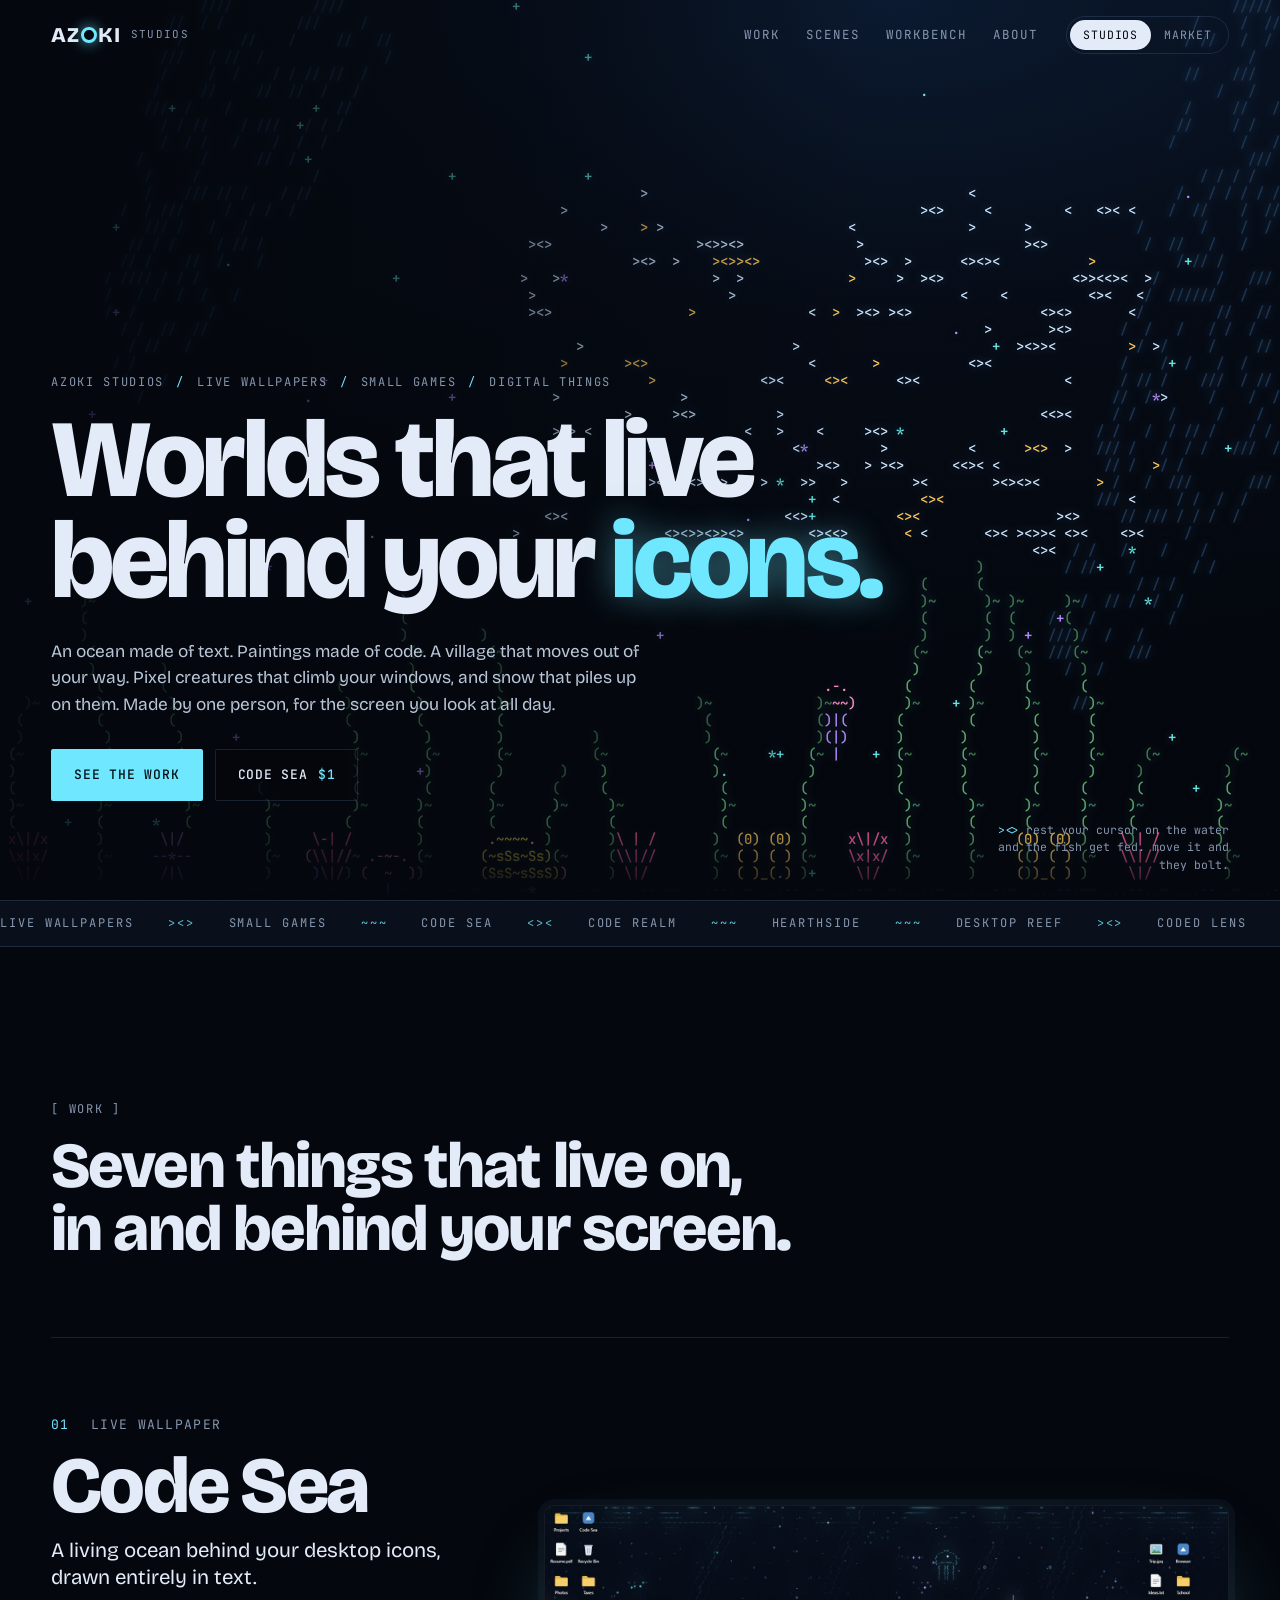
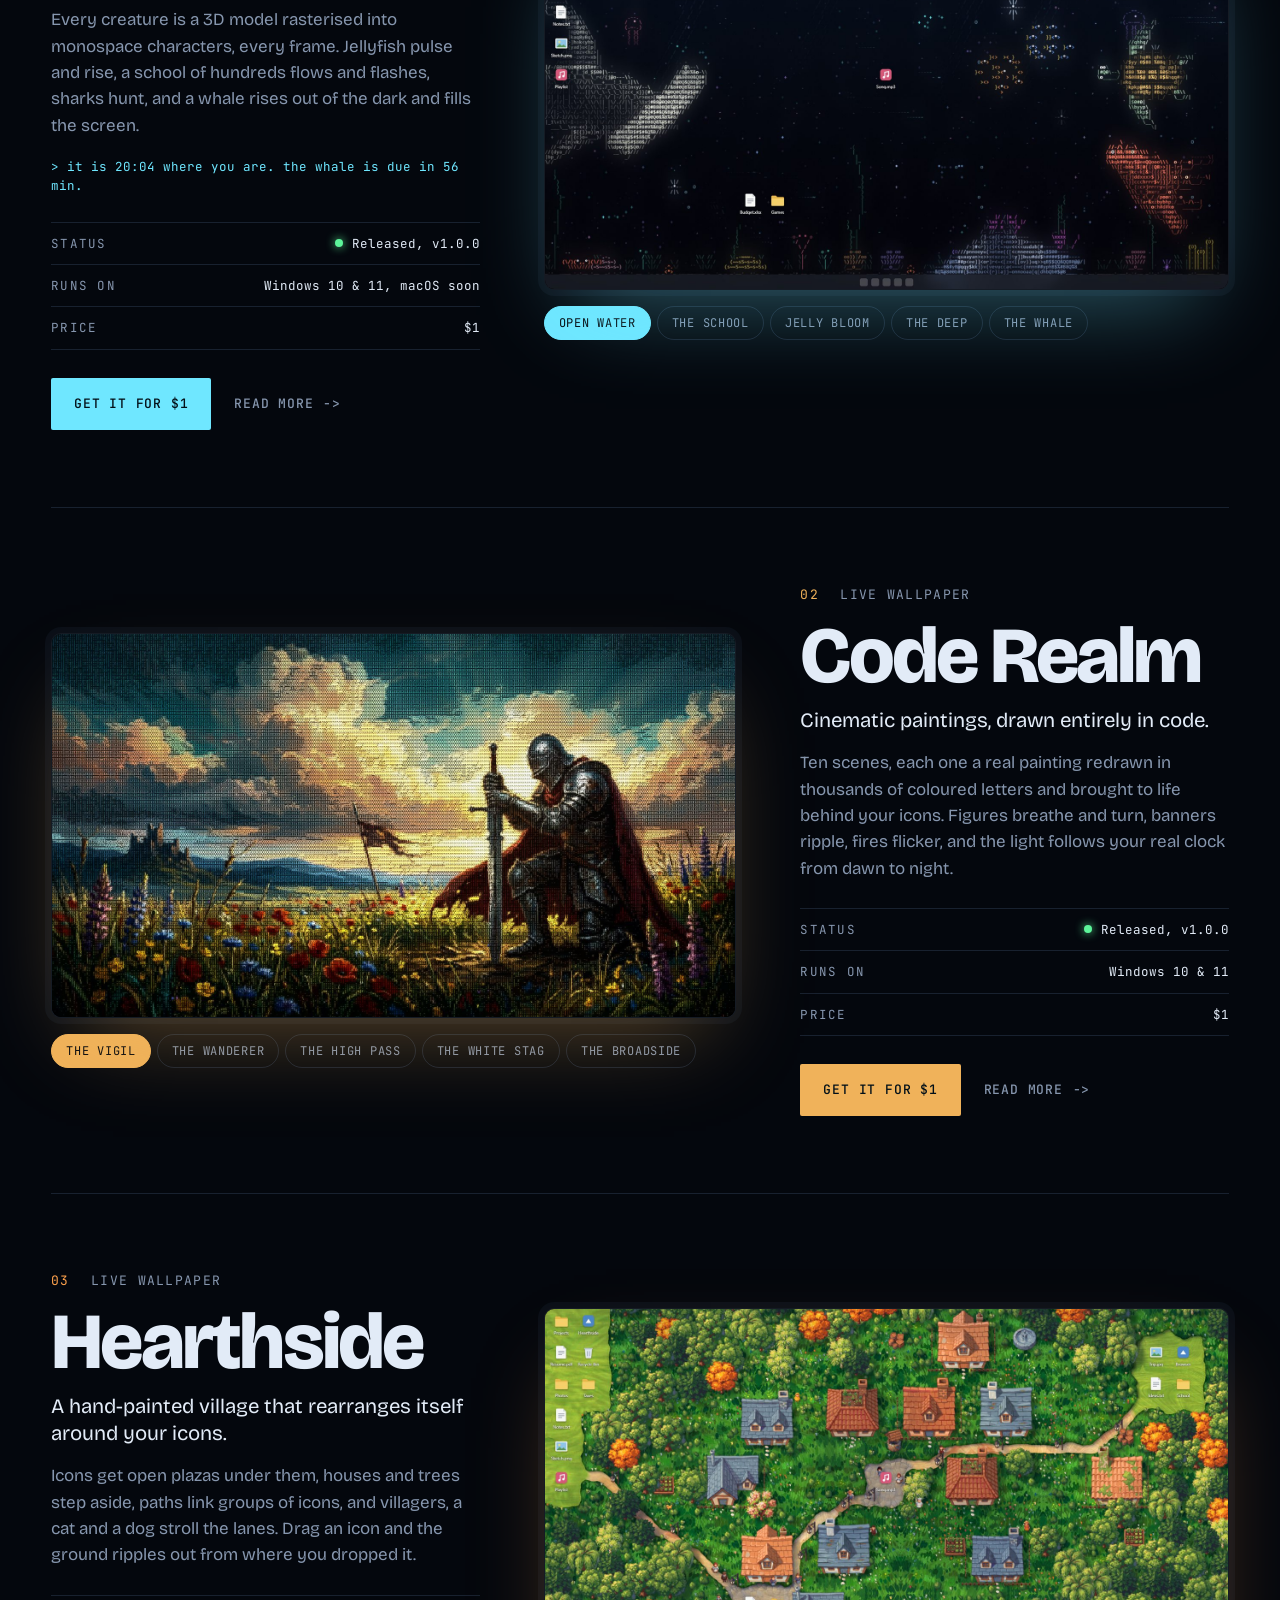
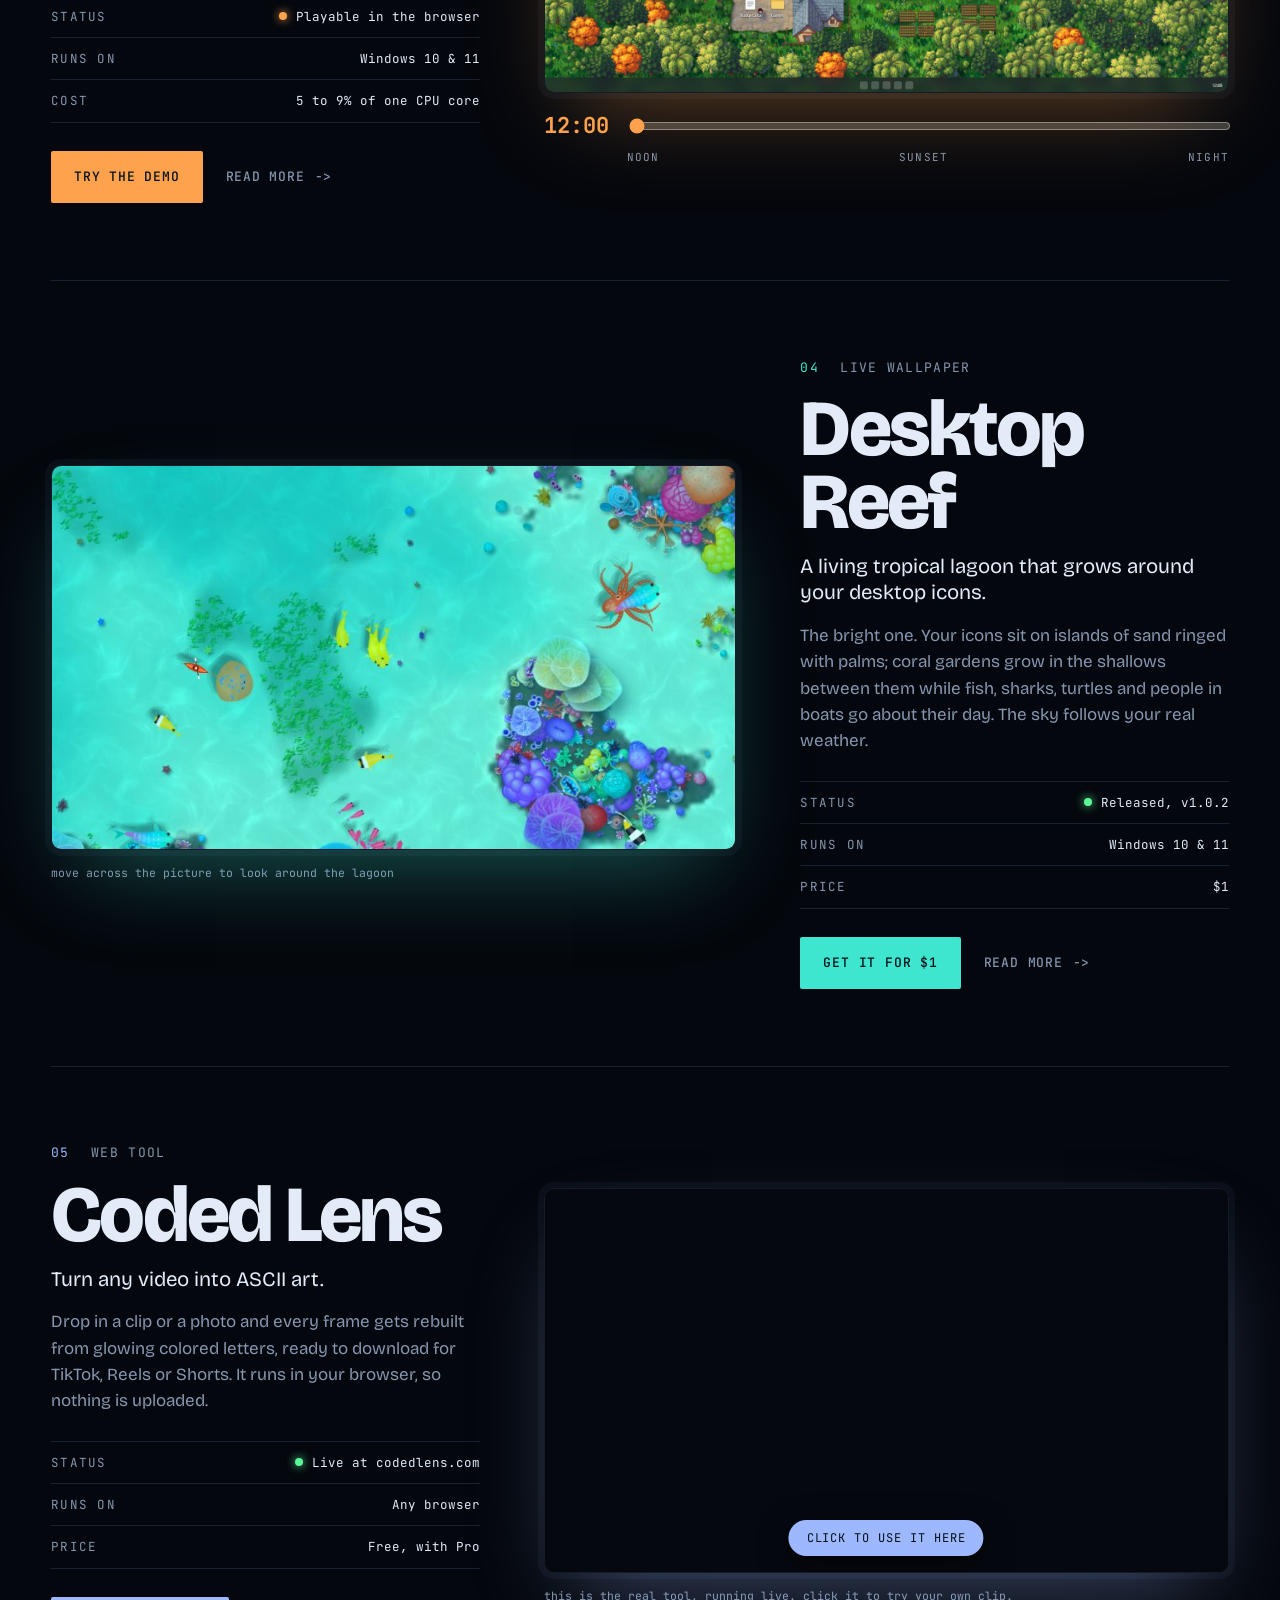
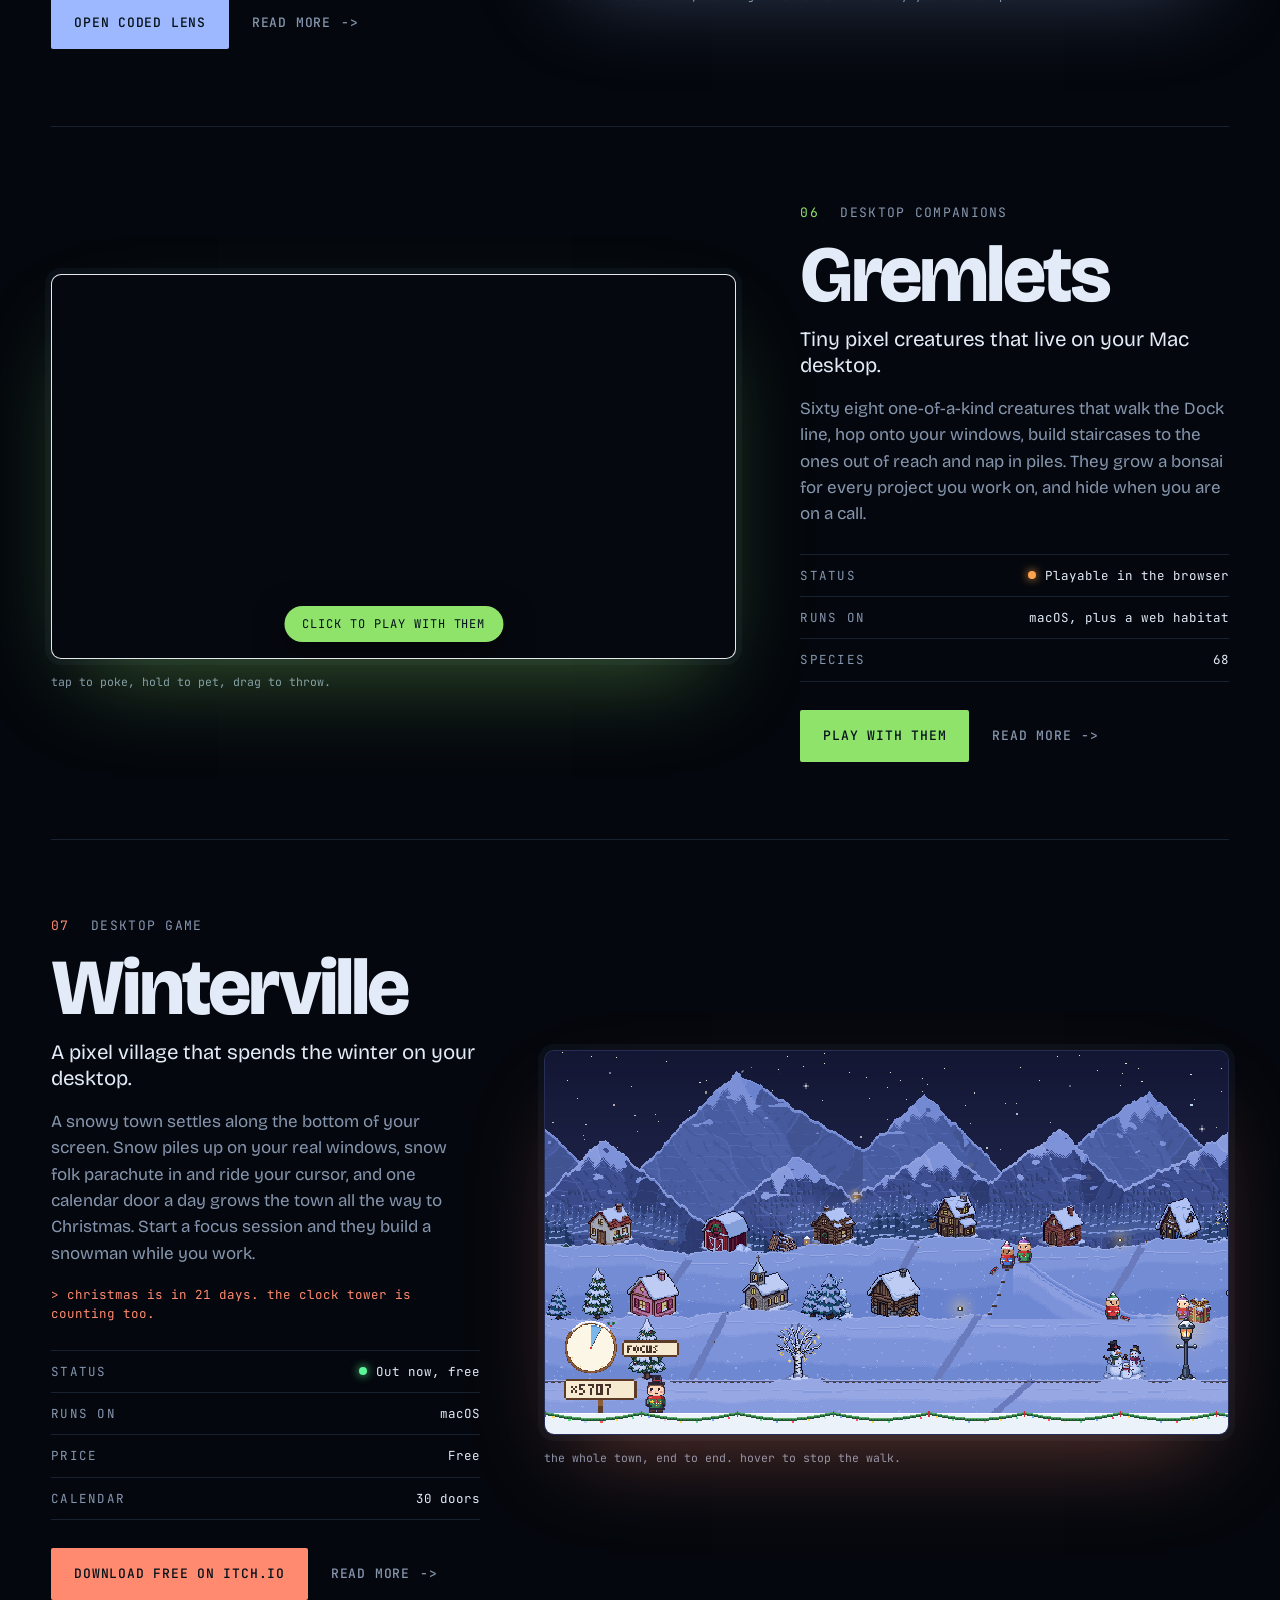
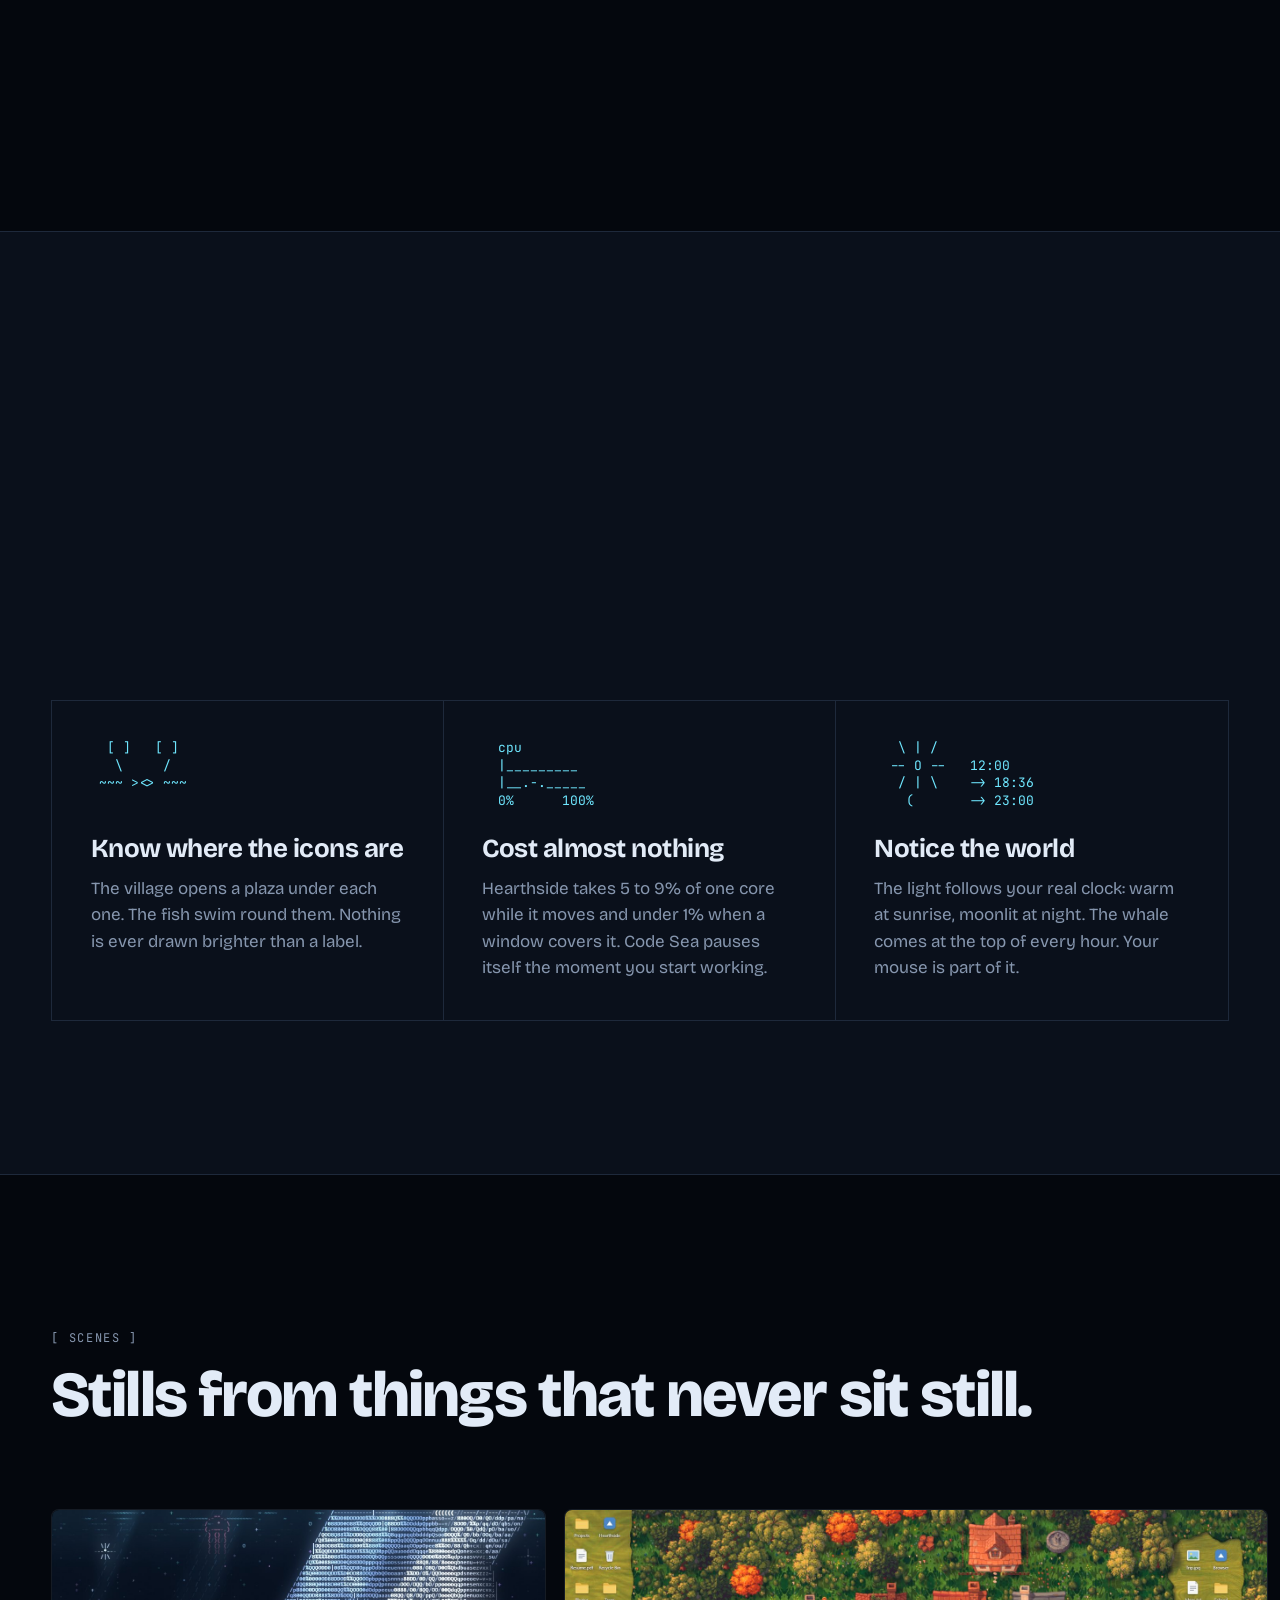
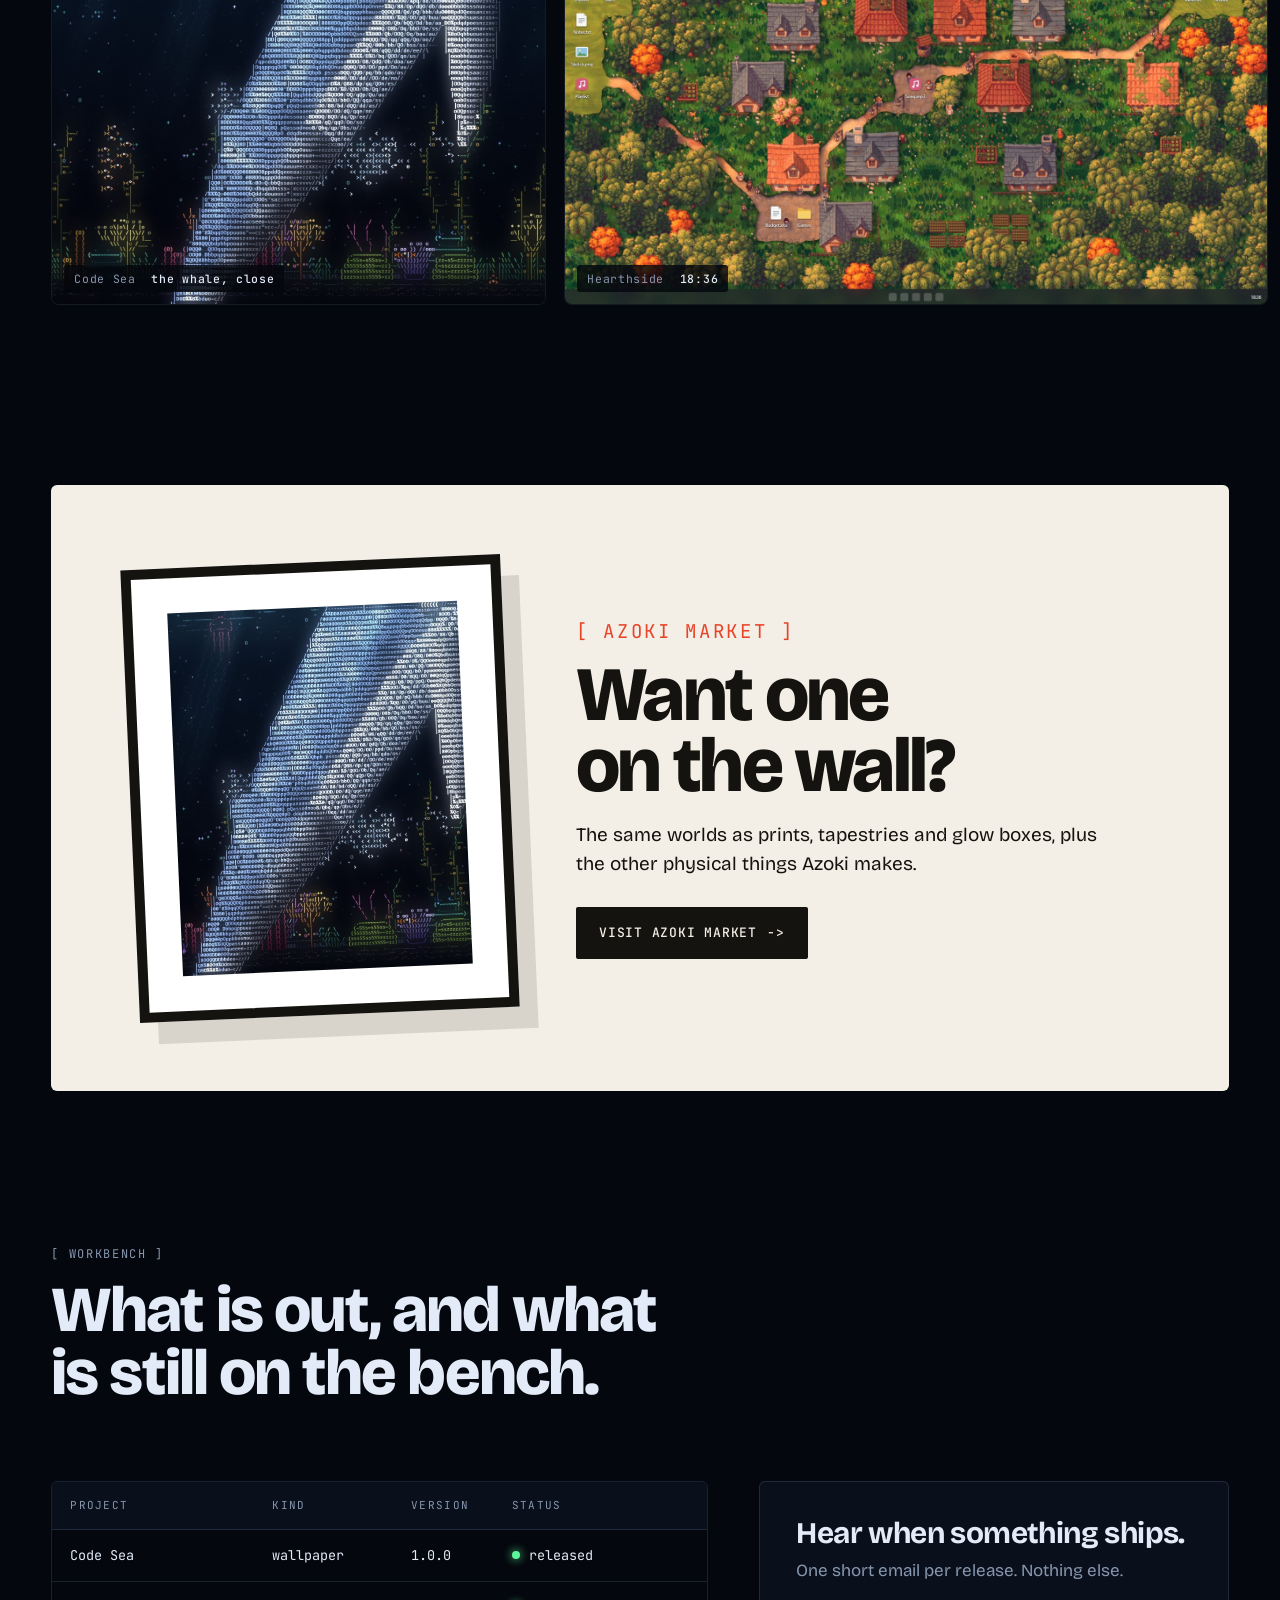
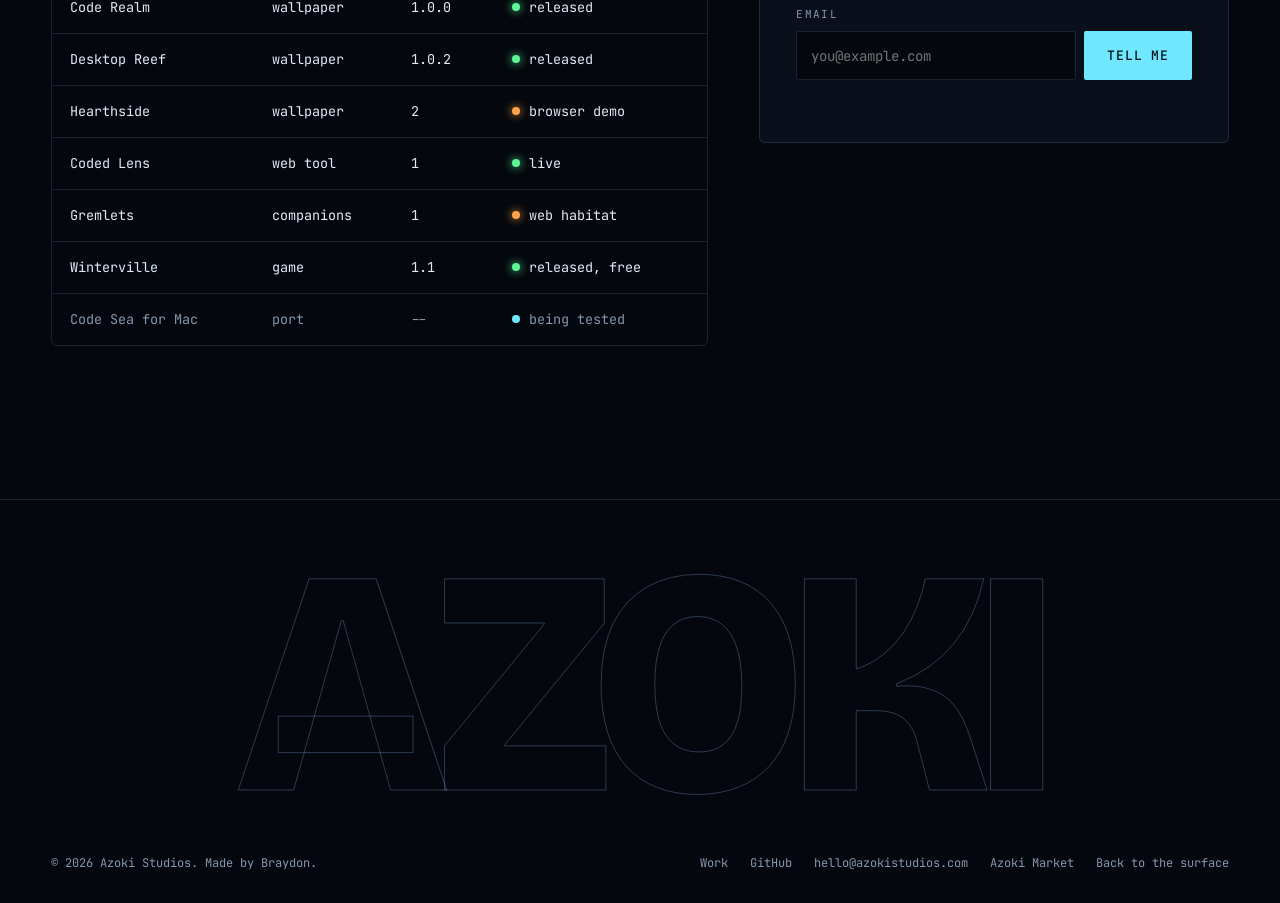
<file: index.html>
<!doctype html>
<html lang="en">
<head>
<meta charset="utf-8">
<meta name="viewport" content="width=device-width, initial-scale=1">
<title>Azoki Studios | Live wallpapers and small games</title>
<meta name="description" content="Azoki Studios makes live wallpapers, small games and other digital things. Home of Code Sea, Code Realm, Desktop Reef, Hearthside, Coded Lens, Gremlets and Winterville.">
<link rel="canonical" href="https://azokistudios.com/">
<meta property="og:type" content="website">
<meta property="og:site_name" content="Azoki Studios">
<meta property="og:url" content="https://azokistudios.com/">
<meta property="og:title" content="Azoki Studios: worlds that live behind your icons">
<meta property="og:description" content="Live wallpapers, small games and other digital things, made by one person for the screen you look at all day.">
<meta property="og:image" content="https://azokistudios.com/assets/share-home.jpg">
<meta property="og:image:width" content="1200">
<meta property="og:image:height" content="630">
<meta name="twitter:card" content="summary_large_image">
<link rel="apple-touch-icon" href="assets/touch-icon.png">
<script type="application/ld+json">{"@context":"https://schema.org","@type":"Organization","name":"Azoki Studios","url":"https://azokistudios.com/","logo":"https://azokistudios.com/assets/touch-icon.png","sameAs":["https://github.com/Braydon2622","https://braydon262.itch.io","https://azokimarket.com/"]}</script>
<meta name="theme-color" content="#04070d">
<link rel="icon" href="assets/favicon.svg" type="image/svg+xml">
<link rel="preconnect" href="https://fonts.googleapis.com">
<link rel="preconnect" href="https://fonts.gstatic.com" crossorigin>
<link href="https://fonts.googleapis.com/css2?family=Bricolage+Grotesque:opsz,wght@12..96,400;12..96,600;12..96,800&family=JetBrains+Mono:wght@400;500;700&display=swap" rel="stylesheet">
<link rel="stylesheet" href="css/studios.css">
</head>
<body>
<a class="skip" href="#work">Skip to the work</a>

<header class="nav" id="nav">
  <a class="logo" href="index.html" aria-label="Azoki Studios, home">AZ<span class="o" aria-hidden="true"></span>KI<em>studios</em></a>
  <nav class="nav-links" aria-label="Sections">
    <a href="#work">Work</a>
    <a href="#scenes">Scenes</a>
    <a href="#bench">Workbench</a>
    <a href="#about">About</a>
  </nav>
  <div class="switch" role="group" aria-label="Azoki sites">
    <span class="on" aria-current="page">Studios</span>
    <a data-sibling="market" href="https://azokimarket.com">Market</a>
  </div>
</header>

<main>
<!-- ============ HERO ============ -->
<section class="hero" id="top">
  <canvas id="sea" aria-hidden="true"></canvas>
  <div class="hero-shade" aria-hidden="true"></div>
  <div class="hero-copy">
    <p class="eyebrow">Azoki Studios <span>/</span> live wallpapers <span>/</span> small games <span>/</span> digital things</p>
    <h1>Worlds that live<br>behind your <span class="glow">icons.</span></h1>
    <p class="hero-sub">An ocean made of text. Paintings made of code. A village that moves out of your way. Pixel creatures that climb your windows, and snow that piles up on them. Made by one person, for the screen you look at all day.</p>
    <div class="hero-cta">
      <a class="btn solid" href="#work">See the work</a>
      <a class="btn ghost" href="codesea/">Code Sea <span class="price">$1</span></a>
    </div>
  </div>
  <p class="hero-hint" aria-hidden="true"><span class="k">&gt;&lt;&gt;</span> rest your cursor on the water and the fish get fed. move it and they bolt.</p>
</section>

<div class="ticker" aria-hidden="true">
  <div class="ticker-track">
    <span>LIVE WALLPAPERS</span><i>&gt;&lt;&gt;</i><span>SMALL GAMES</span><i>~~~</i><span>CODE SEA</span><i>&lt;&gt;&lt;</i><span>CODE REALM</span><i>~~~</i><span>HEARTHSIDE</span><i>~~~</i><span>DESKTOP REEF</span><i>&gt;&lt;&gt;</i><span>CODED LENS</span><i>~~~</i><span>GREMLETS</span><i>&lt;&gt;&lt;</i><span>WINTERVILLE</span><i>~~~</i><span>DIGITAL THINGS</span><i>~~~</i>
    <span>LIVE WALLPAPERS</span><i>&gt;&lt;&gt;</i><span>SMALL GAMES</span><i>~~~</i><span>CODE SEA</span><i>&lt;&gt;&lt;</i><span>CODE REALM</span><i>~~~</i><span>HEARTHSIDE</span><i>~~~</i><span>DESKTOP REEF</span><i>&gt;&lt;&gt;</i><span>CODED LENS</span><i>~~~</i><span>GREMLETS</span><i>&lt;&gt;&lt;</i><span>WINTERVILLE</span><i>~~~</i><span>DIGITAL THINGS</span><i>~~~</i>
  </div>
</div>

<!-- ============ WORK ============ -->
<section class="work" id="work">
  <div class="sec-head reveal">
    <p class="label">[ work ]</p>
    <h2>Seven things that live on, in and behind your screen.</h2>
  </div>

  <!-- Code Sea -->
  <article class="piece reveal" style="--accent:#6fe7ff" id="codesea">
    <div class="piece-info">
      <p class="piece-no">01 <span>live wallpaper</span></p>
      <h3>Code Sea</h3>
      <p class="piece-tag">A living ocean behind your desktop icons, drawn entirely in text.</p>
      <p class="piece-body">Every creature is a 3D model rasterised into monospace characters, every frame. Jellyfish pulse and rise, a school of hundreds flows and flashes, sharks hunt, and a whale rises out of the dark and fills the screen.</p>
      <p class="whale-clock" id="whaleClock" aria-live="off"></p>
      <dl class="meta">
        <div><dt>Status</dt><dd><span class="dot live"></span>Released, v1.0.0</dd></div>
        <div><dt>Runs on</dt><dd>Windows 10 &amp; 11, macOS soon</dd></div>
        <div><dt>Price</dt><dd>$1</dd></div>
      </dl>
      <div class="piece-cta">
        <a class="btn solid" data-link="codeseaBuy" href="codesea/">Get it for $1</a>
        <a class="btn text" href="codesea/">Read more <span aria-hidden="true">-&gt;</span></a>
      </div>
    </div>
    <div class="piece-show">
      <div class="screen" data-tabs>
        <img class="on" src="assets/codesea-open-day.jpg" alt="Code Sea, open water: reef fish over a text reef, behind desktop icons" loading="lazy" width="1600" height="900">
        <img src="assets/codesea-school-shark-day.jpg" alt="Code Sea: a great white shark hunting through a school of fish" loading="lazy" width="1600" height="900">
        <img src="assets/codesea-bloom-day.jpg" alt="Code Sea: jellyfish of every size rising from the deep" loading="lazy" width="1600" height="900">
        <img src="assets/codesea-deep-night.jpg" alt="Code Sea: the deep at night with glowing plankton" loading="lazy" width="1600" height="900">
        <img src="assets/codesea-whale-rise-day.jpg" alt="Code Sea: a humpback whale made of letters rising across the screen" loading="lazy" width="1600" height="900">
      </div>
      <div class="tabs" role="tablist" aria-label="Code Sea scenes">
        <button role="tab" aria-selected="true">Open water</button>
        <button role="tab" aria-selected="false">The school</button>
        <button role="tab" aria-selected="false">Jelly bloom</button>
        <button role="tab" aria-selected="false">The deep</button>
        <button role="tab" aria-selected="false">The whale</button>
      </div>
    </div>
  </article>

  <!-- Code Realm -->
  <article class="piece flip reveal" style="--accent:#f0b25a" id="coderealm">
    <div class="piece-info">
      <p class="piece-no">02 <span>live wallpaper</span></p>
      <h3>Code Realm</h3>
      <p class="piece-tag">Cinematic paintings, drawn entirely in code.</p>
      <p class="piece-body">Ten scenes, each one a real painting redrawn in thousands of coloured letters and brought to life behind your icons. Figures breathe and turn, banners ripple, fires flicker, and the light follows your real clock from dawn to night.</p>
      <dl class="meta">
        <div><dt>Status</dt><dd><span class="dot live"></span>Released, v1.0.0</dd></div>
        <div><dt>Runs on</dt><dd>Windows 10 &amp; 11</dd></div>
        <div><dt>Price</dt><dd>$1</dd></div>
      </dl>
      <div class="piece-cta">
        <a class="btn solid" data-link="coderealmBuy" href="coderealm/">Get it for $1</a>
        <a class="btn text" href="coderealm/">Read more <span aria-hidden="true">-&gt;</span></a>
      </div>
    </div>
    <div class="piece-show">
      <div class="screen" data-tabs>
        <img class="on" src="assets/coderealm-vigil.jpg" alt="Code Realm, The Vigil: a knight kneeling at his sword in a wildflower meadow, drawn in letters" loading="lazy" width="1600" height="900">
        <img src="assets/coderealm-wanderer.jpg" alt="Code Realm, The Wanderer: a samurai in golden rice under a red maple" loading="lazy" width="1600" height="900">
        <img src="assets/coderealm-high-pass.jpg" alt="Code Realm, The High Pass: a mounted knight in a blizzard facing a dragon breathing fire" loading="lazy" width="1600" height="900">
        <img src="assets/coderealm-white-stag.jpg" alt="Code Realm, The White Stag: a glowing stag by a waterfall in a night forest" loading="lazy" width="1600" height="900">
        <img src="assets/coderealm-broadside.jpg" alt="Code Realm, The Broadside: a pirate captain as his cannons fire on a burning warship" loading="lazy" width="1600" height="900">
      </div>
      <div class="tabs" role="tablist" aria-label="Code Realm scenes">
        <button role="tab" aria-selected="true">The Vigil</button>
        <button role="tab" aria-selected="false">The Wanderer</button>
        <button role="tab" aria-selected="false">The High Pass</button>
        <button role="tab" aria-selected="false">The White Stag</button>
        <button role="tab" aria-selected="false">The Broadside</button>
      </div>
    </div>
  </article>

  <!-- Hearthside -->
  <article class="piece reveal" style="--accent:#ffa24d" id="hearthside">
    <div class="piece-info">
      <p class="piece-no">03 <span>live wallpaper</span></p>
      <h3>Hearthside</h3>
      <p class="piece-tag">A hand-painted village that rearranges itself around your icons.</p>
      <p class="piece-body">Icons get open plazas under them, houses and trees step aside, paths link groups of icons, and villagers, a cat and a dog stroll the lanes. Drag an icon and the ground ripples out from where you dropped it.</p>
      <dl class="meta">
        <div><dt>Status</dt><dd><span class="dot demo"></span>Playable in the browser</dd></div>
        <div><dt>Runs on</dt><dd>Windows 10 &amp; 11</dd></div>
        <div><dt>Cost</dt><dd>5 to 9% of one CPU core</dd></div>
      </dl>
      <div class="piece-cta">
        <a class="btn solid" href="https://braydon2622.github.io/hearthside/" target="_blank" rel="noopener">Try the demo</a>
        <a class="btn text" href="hearthside/">Read more <span aria-hidden="true">-&gt;</span></a>
      </div>
    </div>
    <div class="piece-show">
      <div class="screen" id="daylight">
        <img class="on" src="assets/hearthside-noon.jpg" alt="Hearthside at noon: a painted village seen from above, with plazas under the desktop icons" loading="lazy" width="1600" height="900">
        <img src="assets/hearthside-sunset.jpg" alt="Hearthside at sunset" loading="lazy" width="1600" height="900">
        <img src="assets/hearthside-night.jpg" alt="Hearthside at night" loading="lazy" width="1600" height="900">
      </div>
      <label class="dial">
        <span class="dial-time" id="dialTime">12:00</span>
        <input type="range" id="dial" min="12" max="24" step="0.05" value="12" aria-label="Time of day in the village">
        <span class="dial-ends"><i>noon</i><i>sunset</i><i>night</i></span>
      </label>
    </div>
  </article>

  <!-- Desktop Reef -->
  <article class="piece flip reveal" style="--accent:#3fe6cf" id="desktop-reef">
    <div class="piece-info">
      <p class="piece-no">04 <span>live wallpaper</span></p>
      <h3>Desktop Reef</h3>
      <p class="piece-tag">A living tropical lagoon that grows around your desktop icons.</p>
      <p class="piece-body">The bright one. Your icons sit on islands of sand ringed with palms; coral gardens grow in the shallows between them while fish, sharks, turtles and people in boats go about their day. The sky follows your real weather.</p>
      <dl class="meta">
        <div><dt>Status</dt><dd><span class="dot live"></span>Released, v1.0.2</dd></div>
        <div><dt>Runs on</dt><dd>Windows 10 &amp; 11</dd></div>
        <div><dt>Price</dt><dd>$1</dd></div>
      </dl>
      <div class="piece-cta">
        <a class="btn solid" data-link="reefBuy" href="desktop-reef/">Get it for $1</a>
        <a class="btn text" href="desktop-reef/">Read more <span aria-hidden="true">-&gt;</span></a>
      </div>
    </div>
    <div class="piece-show">
      <div class="screen pan" id="reefPan">
        <img class="on" src="assets/reef-wide.jpg" alt="Desktop Reef: bright coral gardens in turquoise shallows, seen from above" loading="lazy" width="1500" height="620">
      </div>
      <p class="caption">move across the picture to look around the lagoon</p>
    </div>
  </article>

  <!-- Coded Lens -->
  <article class="piece reveal" style="--accent:#9db8ff" id="codedlens">
    <div class="piece-info">
      <p class="piece-no">05 <span>web tool</span></p>
      <h3>Coded Lens</h3>
      <p class="piece-tag">Turn any video into ASCII art.</p>
      <p class="piece-body">Drop in a clip or a photo and every frame gets rebuilt from glowing colored letters, ready to download for TikTok, Reels or Shorts. It runs in your browser, so nothing is uploaded.</p>
      <dl class="meta">
        <div><dt>Status</dt><dd><span class="dot live"></span>Live at codedlens.com</dd></div>
        <div><dt>Runs on</dt><dd>Any browser</dd></div>
        <div><dt>Price</dt><dd>Free, with Pro</dd></div>
      </dl>
      <div class="piece-cta">
        <a class="btn solid" href="https://codedlens.com" target="_blank" rel="noopener">Open Coded Lens</a>
        <a class="btn text" href="codedlens/">Read more <span aria-hidden="true">-&gt;</span></a>
      </div>
    </div>
    <div class="piece-show">
      <div class="screen live" data-embed="https://codedlens.com/" data-w="1180" data-h="664" data-title="Coded Lens, running live">
        <pre class="live-wait" aria-hidden="true">  .-~~~-.
 (  o o  )
  `)|||('
   )|||(      loading codedlens.com</pre>
        <button class="live-go" type="button">click to use it here</button>
      </div>
      <p class="caption">this is the real tool, running live. click it to try your own clip.</p>
    </div>
  </article>

  <!-- Gremlets -->
  <article class="piece flip reveal" style="--accent:#8fe36b" id="gremlets">
    <div class="piece-info">
      <p class="piece-no">06 <span>desktop companions</span></p>
      <h3>Gremlets</h3>
      <p class="piece-tag">Tiny pixel creatures that live on your Mac desktop.</p>
      <p class="piece-body">Sixty eight one-of-a-kind creatures that walk the Dock line, hop onto your windows, build staircases to the ones out of reach and nap in piles. They grow a bonsai for every project you work on, and hide when you are on a call.</p>
      <dl class="meta">
        <div><dt>Status</dt><dd><span class="dot demo"></span>Playable in the browser</dd></div>
        <div><dt>Runs on</dt><dd>macOS, plus a web habitat</dd></div>
        <div><dt>Species</dt><dd>68</dd></div>
      </dl>
      <div class="piece-cta">
        <a class="btn solid" href="https://braydonhartai.com/gremlets/" target="_blank" rel="noopener">Play with them</a>
        <a class="btn text" href="gremlets/">Read more <span aria-hidden="true">-&gt;</span></a>
      </div>
    </div>
    <div class="piece-show">
      <div class="screen live day" data-embed="https://braydonhartai.com/gremlets/web/" data-w="900" data-h="506" data-title="The Gremlets habitat, running live">
        <img class="on pixel" src="assets/gremlets-lineup.png" alt="All 68 Gremlets: small pixel-art animals, spirits and mossy machines" loading="lazy" width="1680" height="1176">
        <button class="live-go" type="button">click to play with them</button>
      </div>
      <p class="caption">tap to poke, hold to pet, drag to throw.</p>
    </div>
  </article>

  <!-- Winterville -->
  <article class="piece reveal" style="--accent:#ff8a70" id="winterville">
    <div class="piece-info">
      <p class="piece-no">07 <span>desktop game</span></p>
      <h3>Winterville</h3>
      <p class="piece-tag">A pixel village that spends the winter on your desktop.</p>
      <p class="piece-body">A snowy town settles along the bottom of your screen. Snow piles up on your real windows, snow folk parachute in and ride your cursor, and one calendar door a day grows the town all the way to Christmas. Start a focus session and they build a snowman while you work.</p>
      <p class="whale-clock" id="xmasClock" aria-live="off"></p>
      <dl class="meta">
        <div><dt>Status</dt><dd><span class="dot live"></span>Out now, free</dd></div>
        <div><dt>Runs on</dt><dd>macOS</dd></div>
        <div><dt>Price</dt><dd>Free</dd></div>
        <div><dt>Calendar</dt><dd>30 doors</dd></div>
      </dl>
      <div class="piece-cta">
        <a class="btn solid" data-link="wintervilleBuy" data-live-label="Download free on itch.io" href="https://braydon262.itch.io/winterville" target="_blank" rel="noopener">Download free on itch.io</a>
        <a class="btn text" href="winterville/">Read more <span aria-hidden="true">-&gt;</span></a>
      </div>
    </div>
    <div class="piece-show">
      <div class="screen strip">
        <img class="on pixel" src="assets/winterville-town.png" alt="Winterville: a pixel-art town under snowy mountains at night, with a clock tower, a red-roofed calendar house, cottages, a snowman and snow folk" loading="lazy" width="1920" height="360">
      </div>
      <p class="caption">the whole town, end to end. hover to stop the walk.</p>
    </div>
  </article>
</section>

<!-- ============ PRINCIPLES ============ -->
<section class="rules" id="about">
  <div class="sec-head reveal">
    <p class="label">[ about ]</p>
    <h2>A wallpaper should be the best-behaved thing on your computer.</h2>
    <p class="sec-sub">Azoki Studios is one person making things for the desktop. Every one of them follows the same three rules.</p>
  </div>
  <div class="rule-grid">
    <div class="rule reveal">
      <pre aria-hidden="true">  [ ]   [ ]
   \     /
 ~~~ &gt;&lt;&gt; ~~~</pre>
      <h3>Know where the icons are</h3>
      <p>The village opens a plaza under each one. The fish swim round them. Nothing is ever drawn brighter than a label.</p>
    </div>
    <div class="rule reveal">
      <pre aria-hidden="true">  cpu
  |_________
  |__.-._____
  0%      100%</pre>
      <h3>Cost almost nothing</h3>
      <p>Hearthside takes 5 to 9% of one core while it moves and under 1% when a window covers it. Code Sea pauses itself the moment you start working.</p>
    </div>
    <div class="rule reveal">
      <pre aria-hidden="true">   \ | /
  -- O --   12:00
   / | \    -&gt; 18:36
    (       -&gt; 23:00</pre>
      <h3>Notice the world</h3>
      <p>The light follows your real clock: warm at sunrise, moonlit at night. The whale comes at the top of every hour. Your mouse is part of it.</p>
    </div>
  </div>
</section>

<!-- ============ SCENES ============ -->
<section class="scenes" id="scenes">
  <div class="sec-head reveal">
    <p class="label">[ scenes ]</p>
    <h2>Stills from things that never sit still.</h2>
  </div>
  <div class="reel" id="reel" tabindex="0" aria-label="Gallery of scenes. Scroll sideways.">
    <button class="shot" data-full="assets/codesea-cover-whale.jpg"><img src="assets/codesea-cover-whale.jpg" alt="The whale, close" loading="lazy"><span>Code Sea <b>the whale, close</b></span></button>
    <button class="shot wide" data-full="assets/hearthside-sunset.jpg"><img src="assets/hearthside-sunset.jpg" alt="Hearthside at sunset" loading="lazy"><span>Hearthside <b>18:36</b></span></button>
    <button class="shot" data-full="assets/codesea-cover-school.jpg"><img src="assets/codesea-cover-school.jpg" alt="A hammerhead over the reef" loading="lazy"><span>Code Sea <b>the hammerhead</b></span></button>
    <button class="shot wide" data-full="assets/coderealm-high-pass.jpg"><img src="assets/coderealm-high-pass.jpg" alt="Code Realm: a knight facing a dragon in a blizzard" loading="lazy"><span>Code Realm <b>the high pass</b></span></button>
    <button class="shot wide" data-full="assets/reef-wide.jpg"><img src="assets/reef-wide.jpg" alt="Desktop Reef shallows" loading="lazy"><span>Desktop Reef <b>the shallows</b></span></button>
    <button class="shot wide" data-full="assets/codesea-dolphins-night.jpg"><img src="assets/codesea-dolphins-night.jpg" alt="Dolphins at night" loading="lazy"><span>Code Sea <b>dolphins, 23:00</b></span></button>
    <button class="shot wide" data-full="assets/winterville-eve.png"><img src="assets/winterville-eve.png" alt="Winterville on Christmas Eve, Santa's sleigh in the town square" loading="lazy" style="image-rendering:pixelated"><span>Winterville <b>christmas eve</b></span></button>
    <button class="shot wide" data-full="assets/hearthside-night.jpg"><img src="assets/hearthside-night.jpg" alt="Hearthside at night" loading="lazy"><span>Hearthside <b>lamps lit</b></span></button>
    <button class="shot wide" data-full="assets/codesea-glow-bloom-night.jpg"><img src="assets/codesea-glow-bloom-night.jpg" alt="A glowing plankton bloom" loading="lazy"><span>Code Sea <b>a glowing bloom</b></span></button>
    <button class="shot wide" data-full="assets/hearthside-fill-noon.jpg"><img src="assets/hearthside-fill-noon.jpg" alt="Hearthside with a crowded desktop" loading="lazy"><span>Hearthside <b>a full desktop</b></span></button>
  </div>
</section>

<!-- ============ MARKET ============ -->
<section class="tomarket reveal">
  <div class="tm-art" aria-hidden="true">
    <div class="tm-frame"><img src="assets/codesea-cover-whale.jpg" alt="" loading="lazy"></div>
  </div>
  <div class="tm-copy">
    <p class="label">[ azoki market ]</p>
    <h2>Want one on the wall?</h2>
    <p>The same worlds as prints, tapestries and glow boxes, plus the other physical things Azoki makes.</p>
    <a class="btn ink" data-sibling="market" href="https://azokimarket.com">Visit Azoki Market <span aria-hidden="true">-&gt;</span></a>
  </div>
</section>

<!-- ============ WORKBENCH ============ -->
<section class="bench" id="bench">
  <div class="sec-head reveal">
    <p class="label">[ workbench ]</p>
    <h2>What is out, and what is still on the bench.</h2>
  </div>
  <div class="bench-grid">
    <div class="board reveal" role="table" aria-label="Project status">
      <div class="row head" role="row"><span role="columnheader">project</span><span role="columnheader">kind</span><span role="columnheader">version</span><span role="columnheader">status</span></div>
      <a class="row" role="row" href="codesea/"><span role="cell">Code Sea</span><span role="cell">wallpaper</span><span role="cell">1.0.0</span><span role="cell"><i class="dot live"></i>released</span></a>
      <a class="row" role="row" href="coderealm/"><span role="cell">Code Realm</span><span role="cell">wallpaper</span><span role="cell">1.0.0</span><span role="cell"><i class="dot live"></i>released</span></a>
      <a class="row" role="row" href="desktop-reef/"><span role="cell">Desktop Reef</span><span role="cell">wallpaper</span><span role="cell">1.0.2</span><span role="cell"><i class="dot live"></i>released</span></a>
      <a class="row" role="row" href="hearthside/"><span role="cell">Hearthside</span><span role="cell">wallpaper</span><span role="cell">2</span><span role="cell"><i class="dot demo"></i>browser demo</span></a>
      <a class="row" role="row" href="codedlens/"><span role="cell">Coded Lens</span><span role="cell">web tool</span><span role="cell">1</span><span role="cell"><i class="dot live"></i>live</span></a>
      <a class="row" role="row" href="gremlets/"><span role="cell">Gremlets</span><span role="cell">companions</span><span role="cell">1</span><span role="cell"><i class="dot demo"></i>web habitat</span></a>
      <a class="row" role="row" href="winterville/"><span role="cell">Winterville</span><span role="cell">game</span><span role="cell">1.1</span><span role="cell"><i class="dot live"></i>released, free</span></a>
      <div class="row dim" role="row"><span role="cell">Code Sea for Mac</span><span role="cell">port</span><span role="cell">--</span><span role="cell"><i class="dot wip"></i>being tested</span></div>
    </div>
    <form class="signup reveal" name="studio-news">
      <p hidden><label>Leave this empty <input name="_honey" tabindex="-1" autocomplete="off"></label></p>
      <h3>Hear when something ships.</h3>
      <p>One short email per release. Nothing else.</p>
      <div class="field">
        <label for="email">Email</label>
        <input id="email" name="email" type="email" required placeholder="you@example.com" autocomplete="email">
        <button class="btn solid" type="submit">Tell me</button>
      </div>
      <p class="form-msg" role="status"></p>
    </form>
  </div>
</section>
</main>

<footer class="foot">
  <p class="foot-mark" aria-hidden="true">AZOKI</p>
  <div class="foot-row">
    <p>&copy; 2026 Azoki Studios. Made by Braydon.</p>
    <nav aria-label="Footer">
      <a href="#work">Work</a>
      <a href="https://github.com/Braydon2622" target="_blank" rel="noopener">GitHub</a>
      <a href="mailto:hello@azokistudios.com">hello@azokistudios.com</a>
      <a data-sibling="market" href="https://azokimarket.com">Azoki Market</a>
      <a href="#top">Back to the surface</a>
    </nav>
  </div>
</footer>

<dialog class="lightbox" id="lightbox" aria-label="Full size picture">
  <button class="lb-close" aria-label="Close">close [x]</button>
  <img alt="">
  <p></p>
</dialog>
<div class="toast" id="toast" role="status"></div>

<script src="js/works.js"></script>
<script src="js/sea.js"></script>
<script src="js/studios.js"></script>
</body>
</html>
</file>
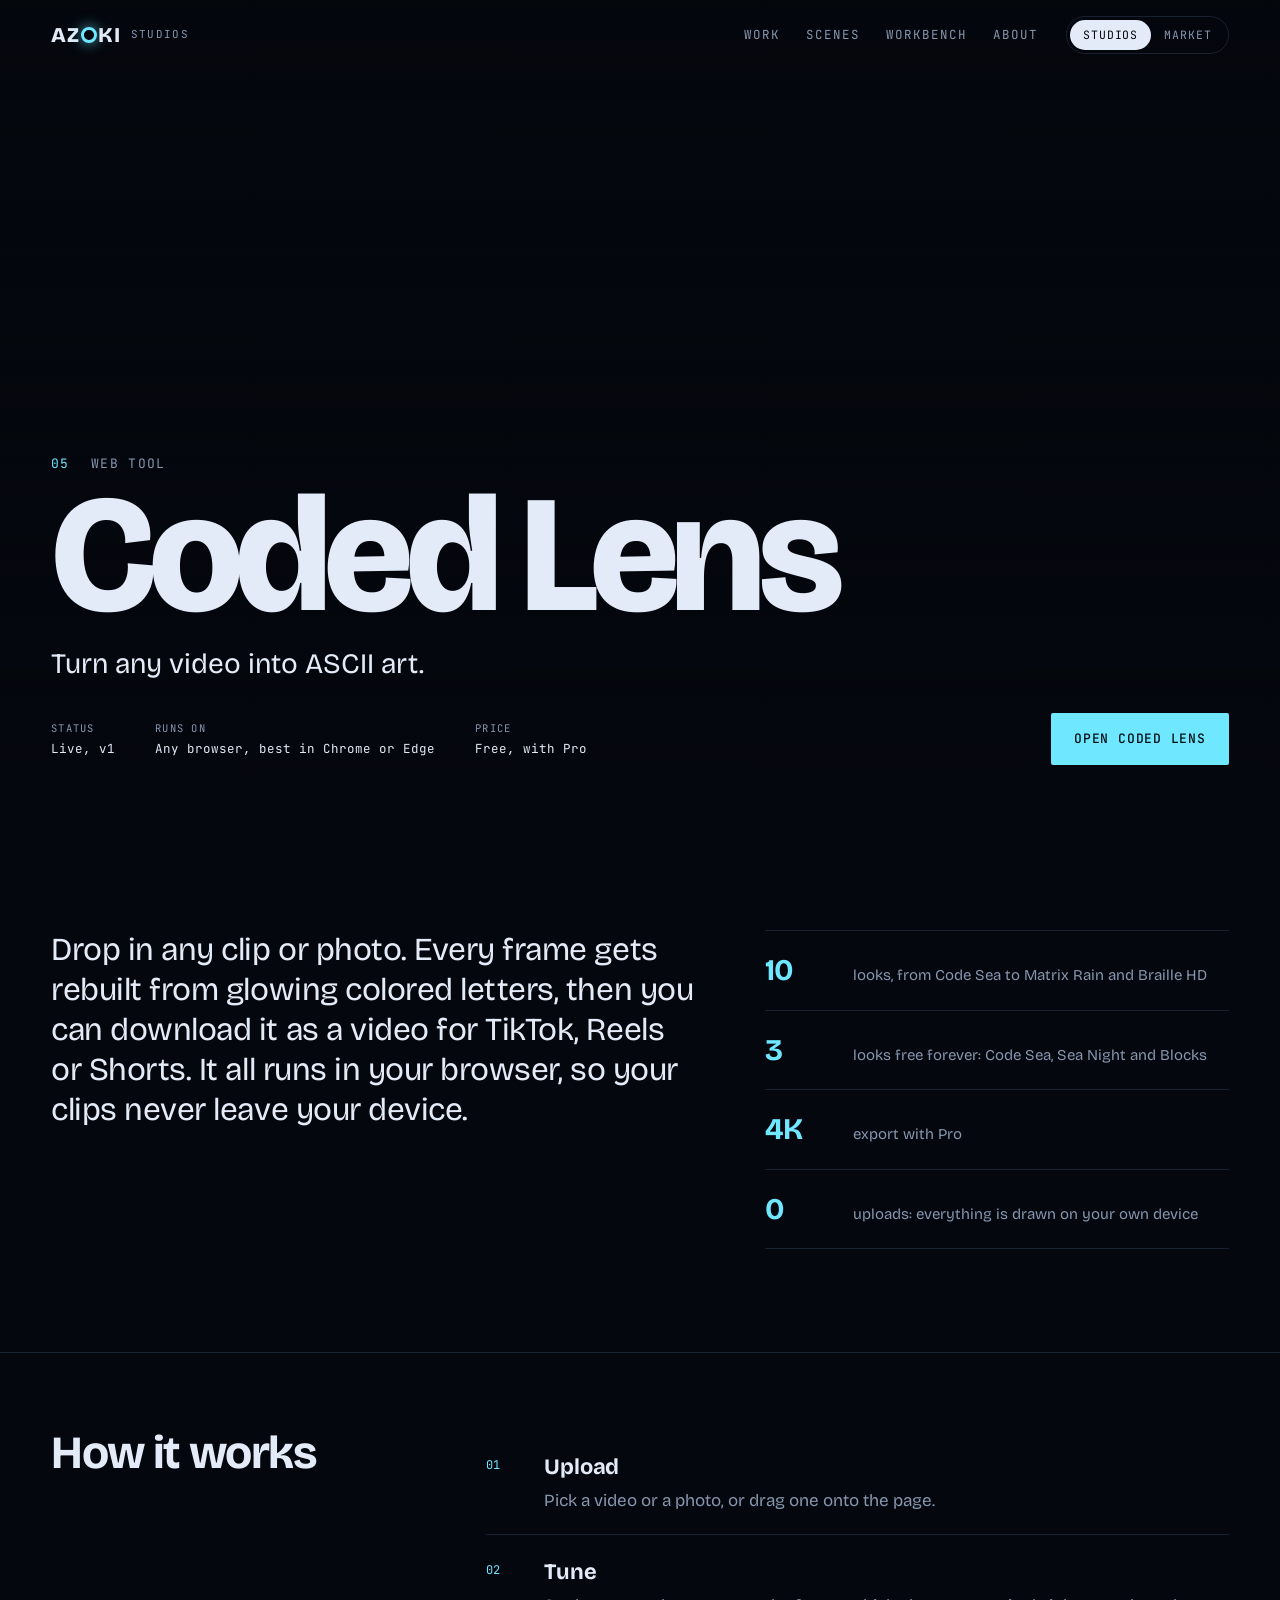
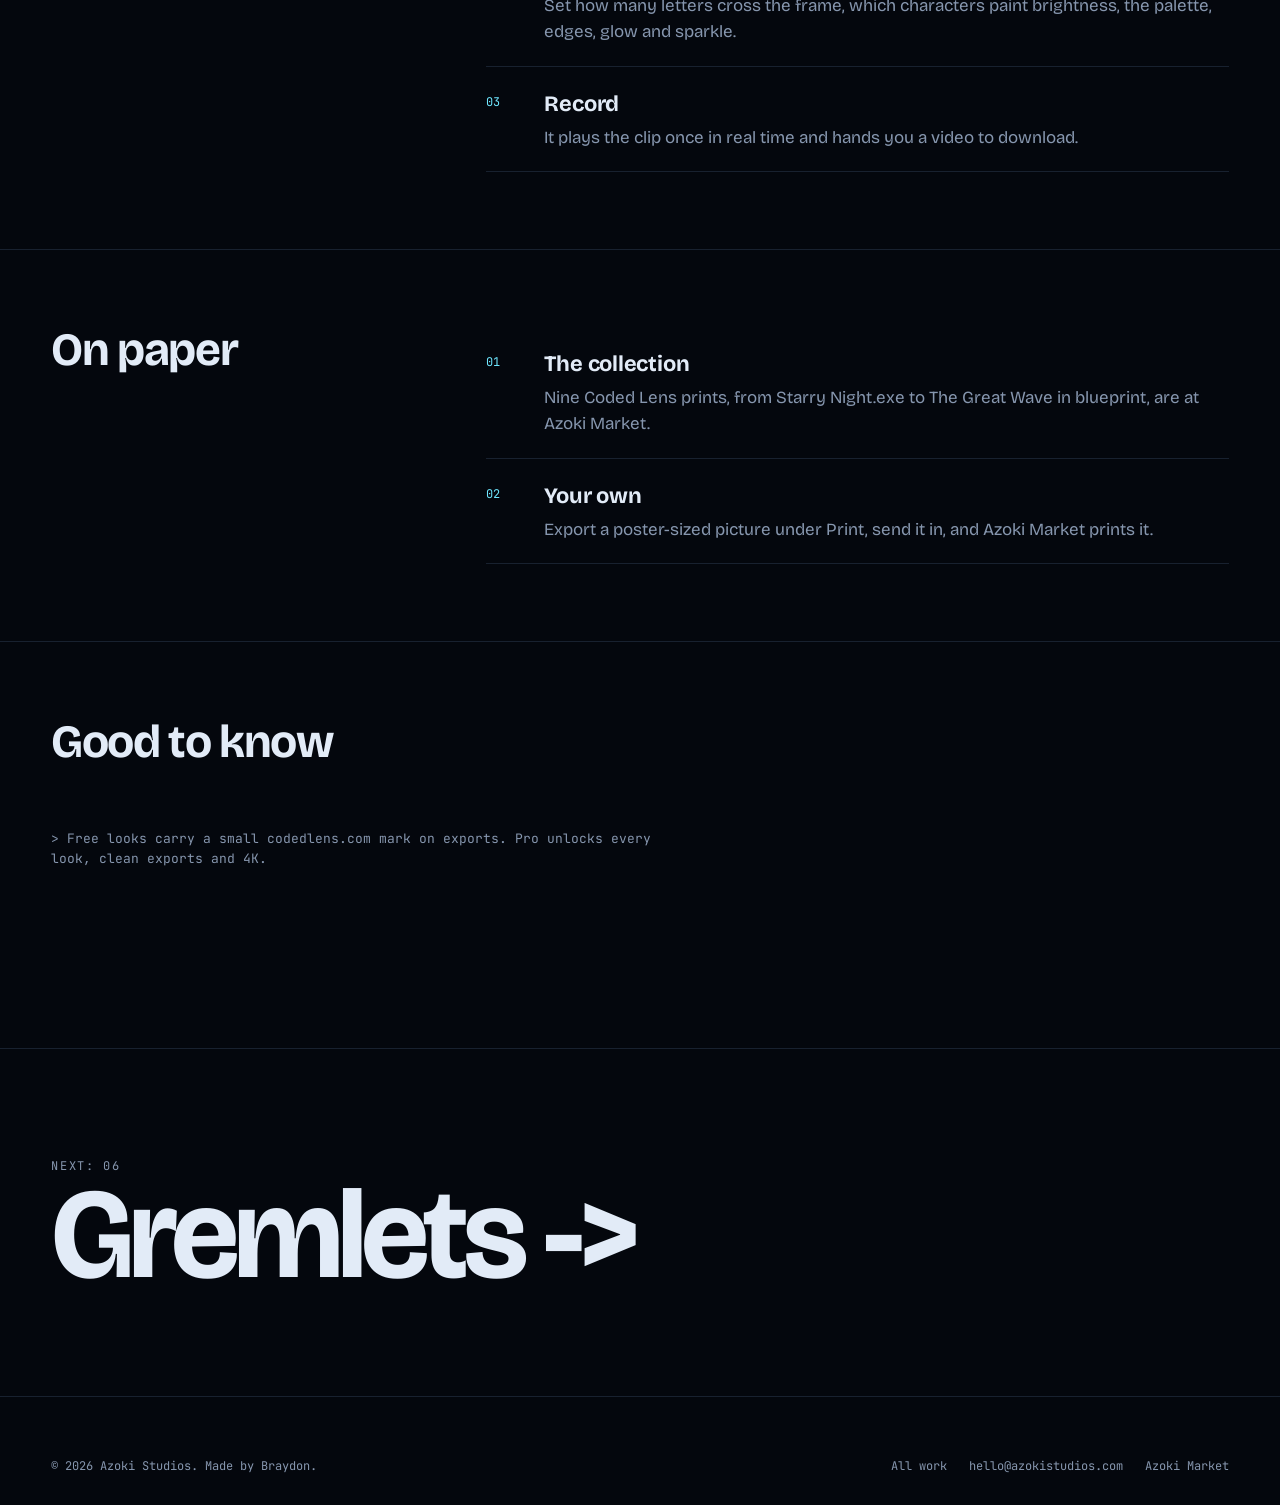
<file: codedlens/index.html>
<!doctype html>
<!-- Made by tools/build.js from work.html and js/works.js. Edit those, then run: node tools/build.js -->
<html lang="en" data-work="codedlens">
<head>
<meta charset="utf-8">
<meta name="viewport" content="width=device-width, initial-scale=1">
<base href="../">
<title>Coded Lens | Azoki Studios</title>
<meta name="description" content="Turn any video into ASCII art. Drop in any clip or photo. Every frame gets rebuilt from glowing colored letters, then you can download it as a video for TikTok, Reels or Shorts. It all runs in your...">
<link rel="canonical" href="https://azokistudios.com/codedlens/">
<meta property="og:type" content="website">
<meta property="og:site_name" content="Azoki Studios">
<meta property="og:url" content="https://azokistudios.com/codedlens/">
<meta property="og:title" content="Coded Lens: Turn any video into ASCII art.">
<meta property="og:description" content="Drop in any clip or photo. Every frame gets rebuilt from glowing colored letters, then you can download it as a video for TikTok, Reels or Shorts. It all runs in your browser, so your clips never...">
<meta property="og:image" content="https://azokistudios.com/assets/share-codedlens.jpg">
<meta property="og:image:width" content="1200">
<meta property="og:image:height" content="630">
<meta name="twitter:card" content="summary_large_image">
<script type="application/ld+json">{"@context":"https://schema.org","@type":"SoftwareApplication","name":"Coded Lens","description":"Drop in any clip or photo. Every frame gets rebuilt from glowing colored letters, then you can download it as a video for TikTok, Reels or Shorts. It all runs in your browser, so your clips never leave your device.","url":"https://azokistudios.com/codedlens/","image":"https://azokistudios.com/assets/share-codedlens.jpg","applicationCategory":"MultimediaApplication","operatingSystem":"Any browser, best in Chrome or Edge","author":{"@type":"Organization","name":"Azoki Studios","url":"https://azokistudios.com/"},"offers":{"@type":"Offer","price":"0","priceCurrency":"USD"}}</script>
<meta name="theme-color" content="#04070d">
<link rel="icon" href="assets/favicon.svg" type="image/svg+xml">
<link rel="apple-touch-icon" href="assets/touch-icon.png">
<link rel="preconnect" href="https://fonts.googleapis.com">
<link rel="preconnect" href="https://fonts.gstatic.com" crossorigin>
<link href="https://fonts.googleapis.com/css2?family=Bricolage+Grotesque:opsz,wght@12..96,400;12..96,600;12..96,800&family=JetBrains+Mono:wght@400;500;700&display=swap" rel="stylesheet">
<link rel="stylesheet" href="css/studios.css">
</head>
<body>
<header class="nav" id="nav">
  <a class="logo" href="index.html" aria-label="Azoki Studios, home">AZ<span class="o" aria-hidden="true"></span>KI<em>studios</em></a>
  <nav class="nav-links" aria-label="Sections">
    <a href="index.html#work">Work</a>
    <a href="index.html#scenes">Scenes</a>
    <a href="index.html#bench">Workbench</a>
    <a href="index.html#about">About</a>
  </nav>
  <div class="switch" role="group" aria-label="Azoki sites">
    <span class="on" aria-current="page">Studios</span>
    <a data-sibling="market" href="https://azokimarket.com">Market</a>
  </div>
</header>

<main id="workRoot"><section class="wk-wrap" style="padding:160px var(--pad) 80px"><h1>Coded Lens</h1><p>Turn any video into ASCII art.</p><p>Drop in any clip or photo. Every frame gets rebuilt from glowing colored letters, then you can download it as a video for TikTok, Reels or Shorts. It all runs in your browser, so your clips never leave your device.</p></section></main>

<footer class="foot">
  <div class="foot-row" style="margin-top:0">
    <p>&copy; 2026 Azoki Studios. Made by Braydon.</p>
    <nav aria-label="Footer">
      <a href="index.html#work">All work</a>
      <a href="mailto:hello@azokistudios.com">hello@azokistudios.com</a>
      <a data-sibling="market" href="https://azokimarket.com">Azoki Market</a>
    </nav>
  </div>
</footer>

<dialog class="lightbox" id="lightbox" aria-label="Full size picture">
  <button class="lb-close" aria-label="Close">close [x]</button>
  <img alt="">
  <p></p>
</dialog>
<div class="toast" id="toast" role="status"></div>
<script src="js/works.js"></script>
<script src="js/studios.js"></script>
</body>
</html>
</file>
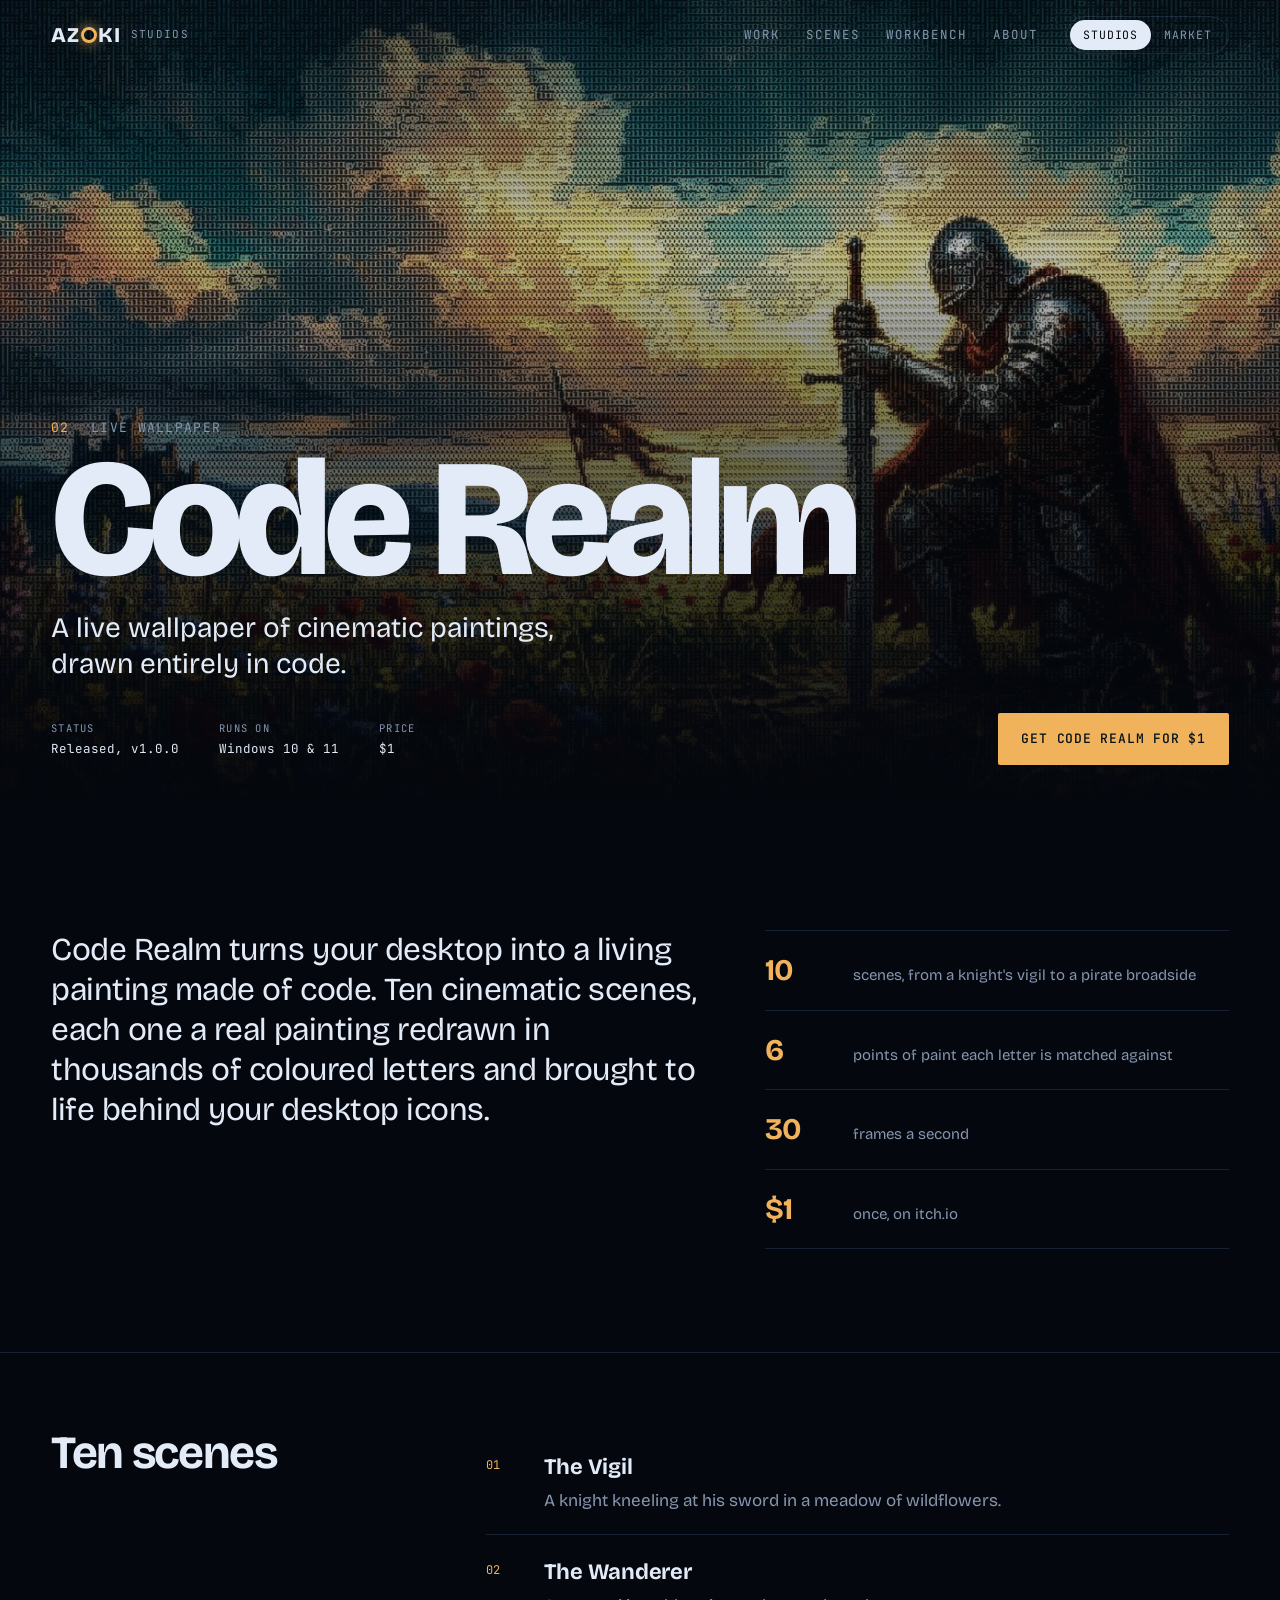
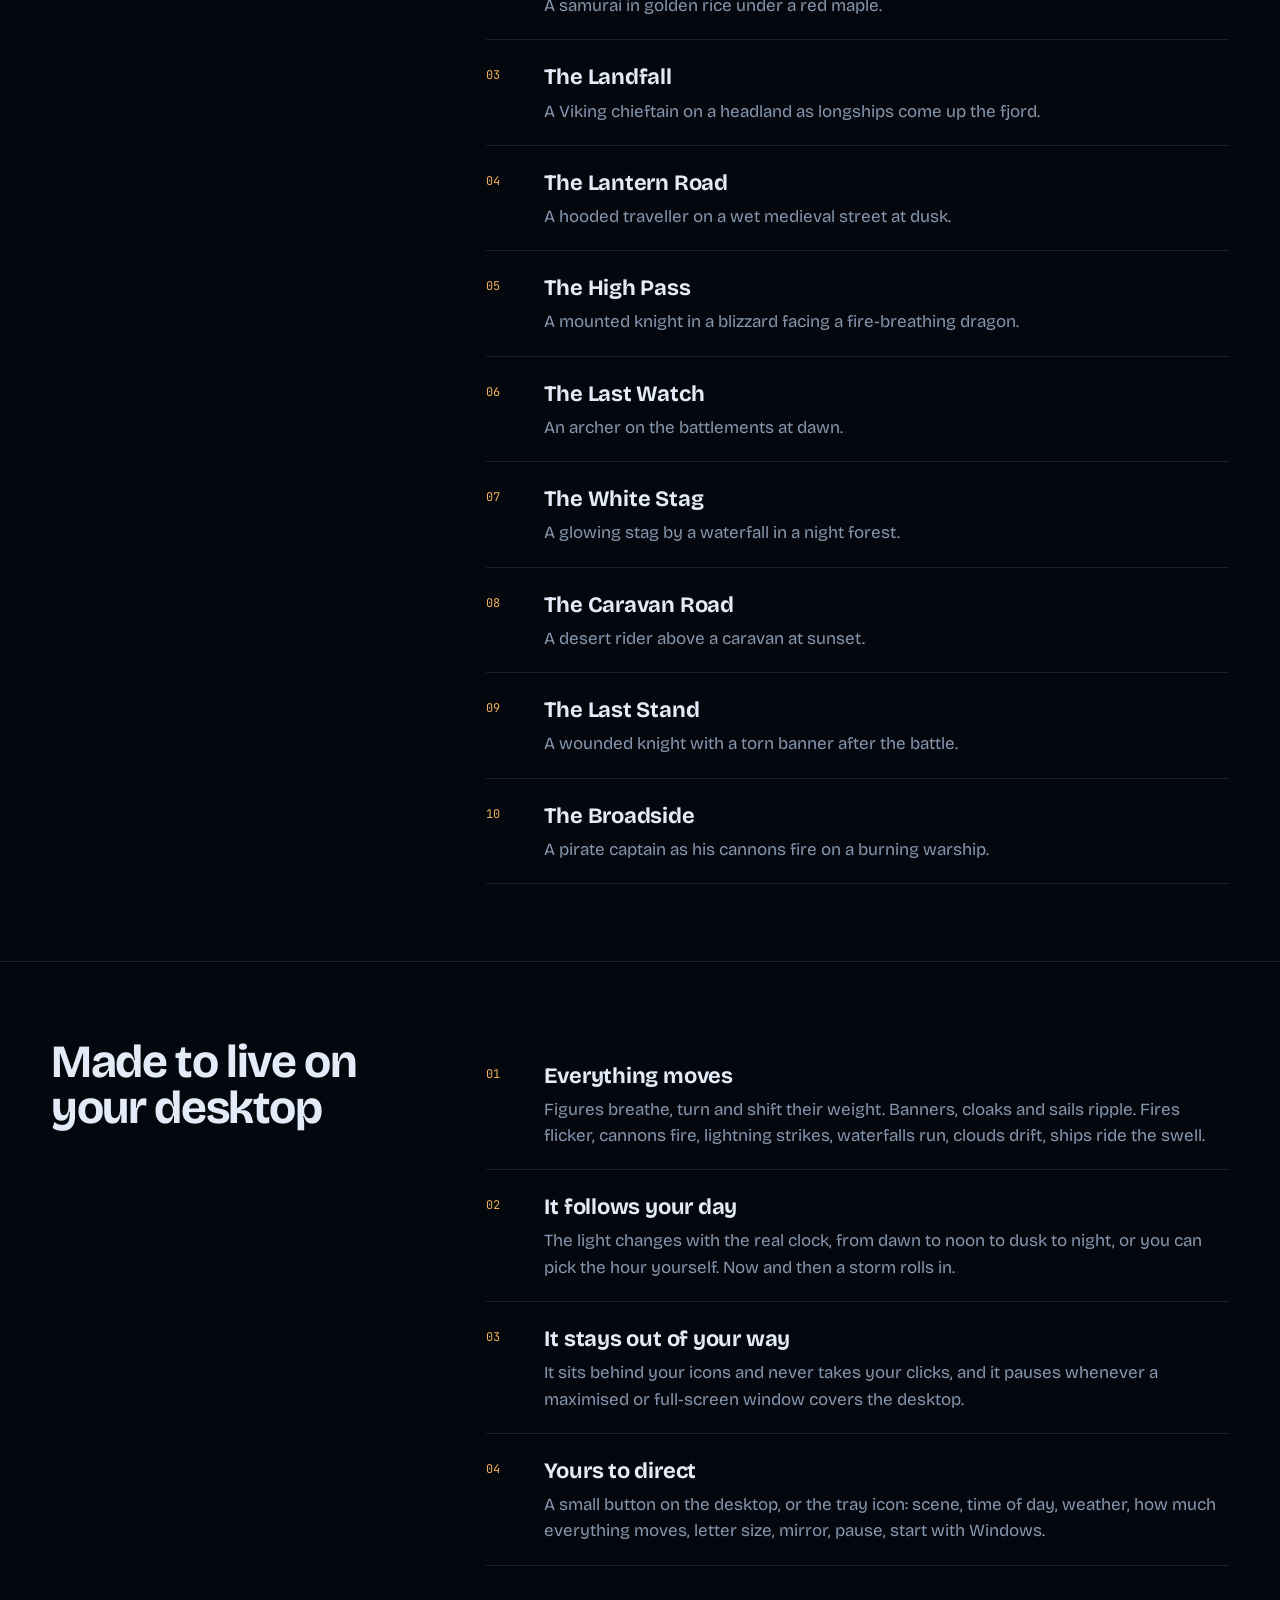
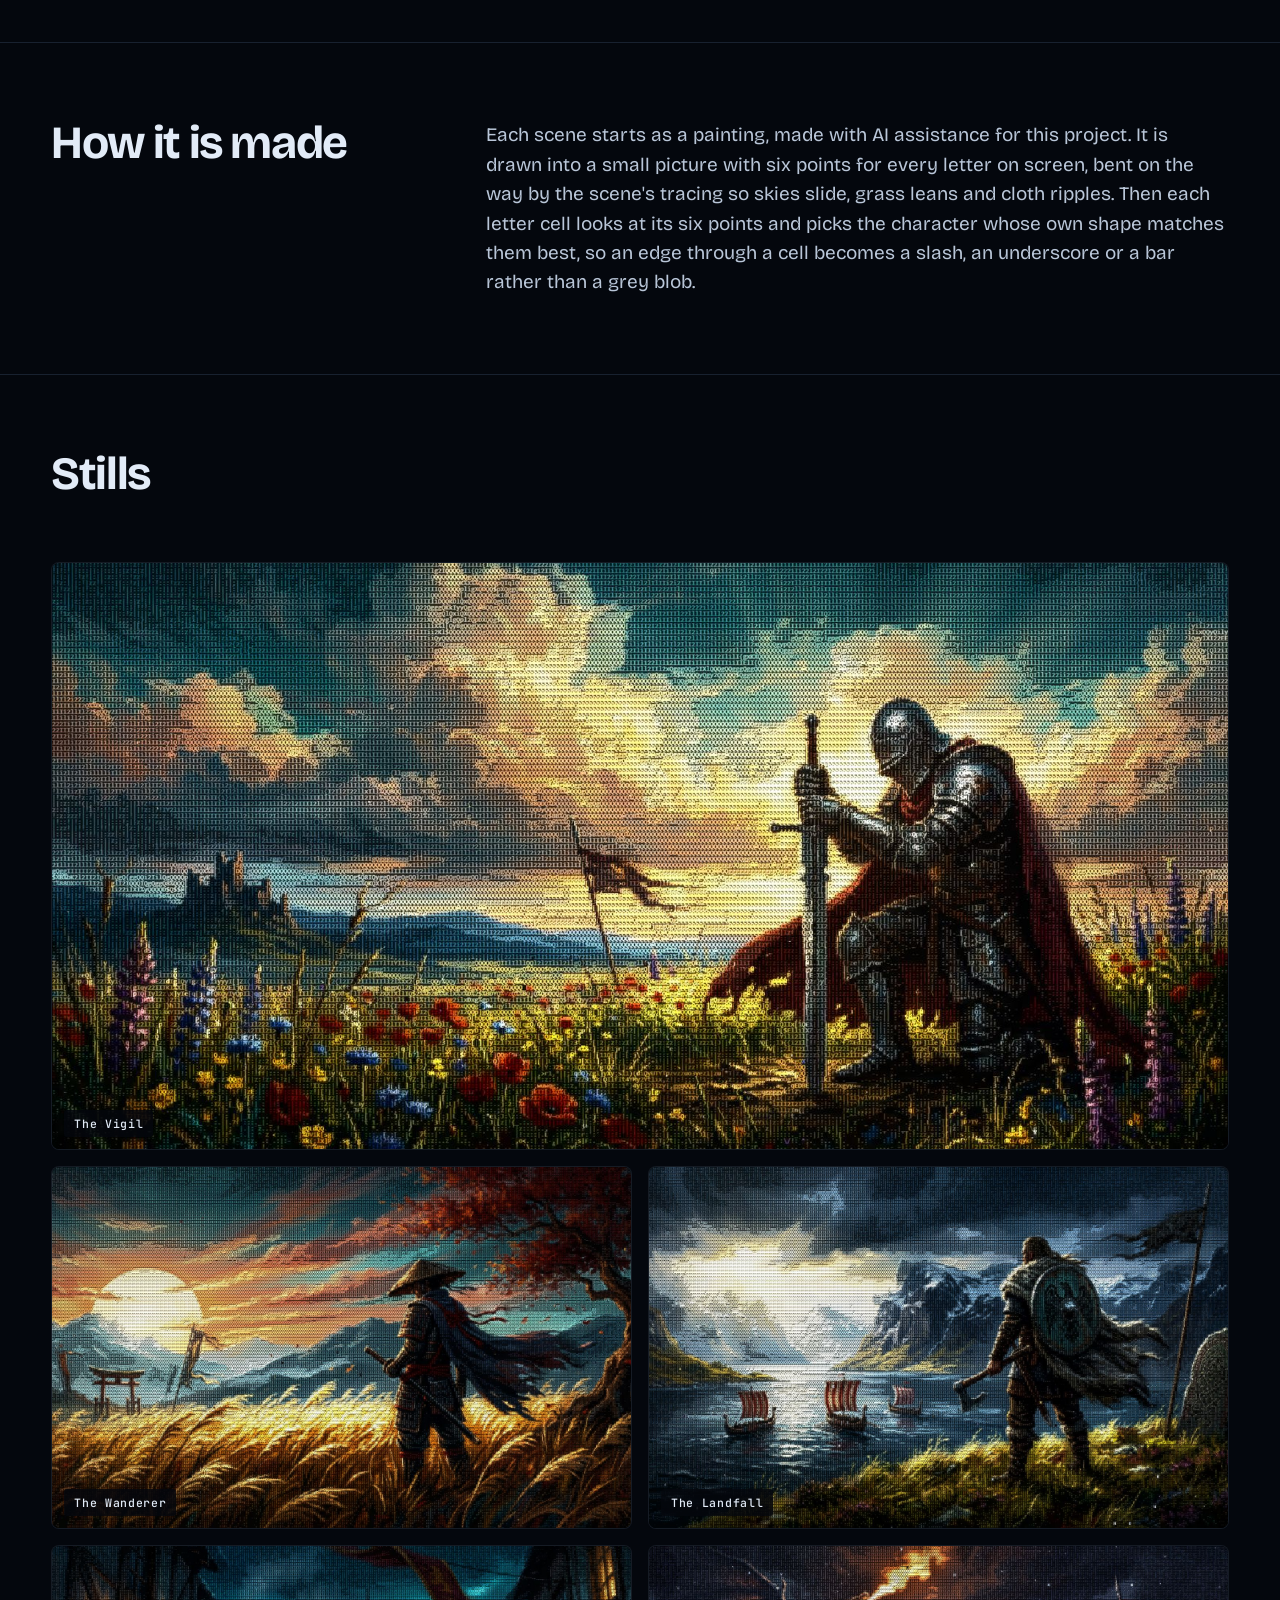
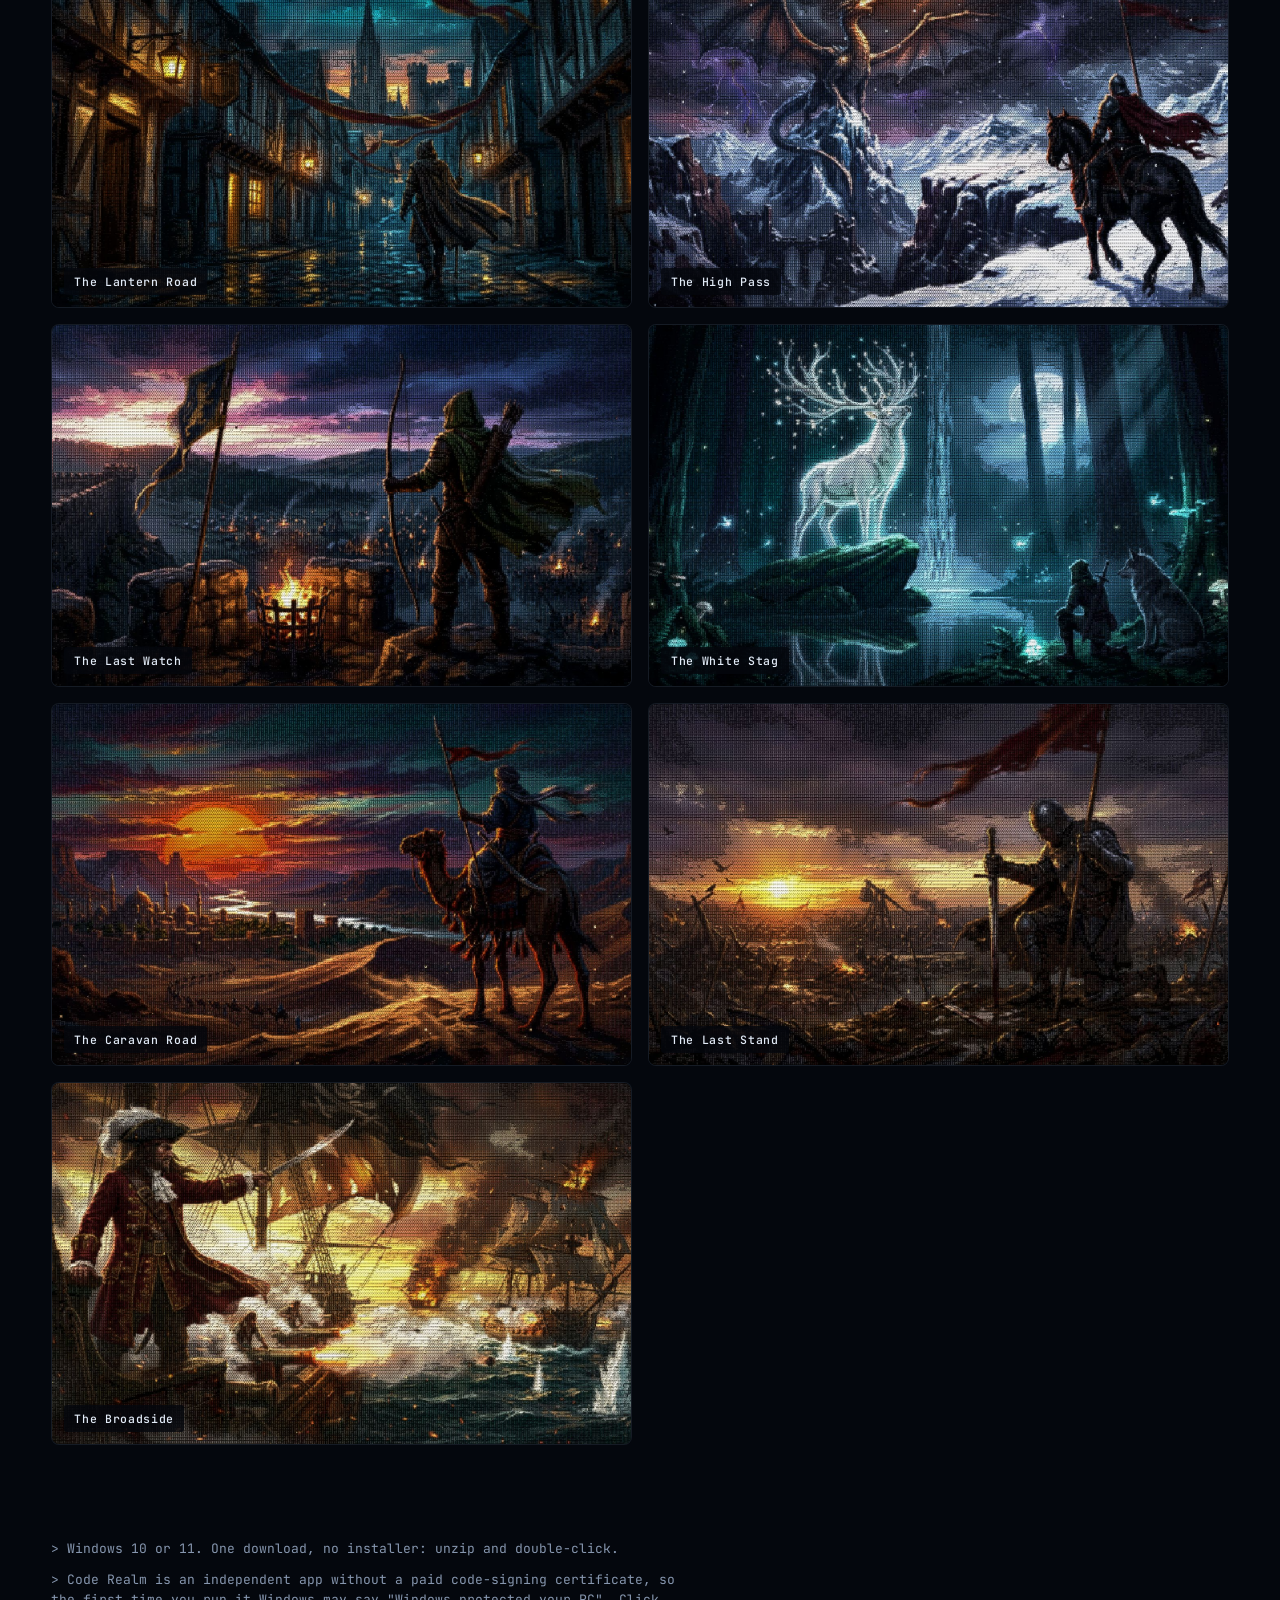
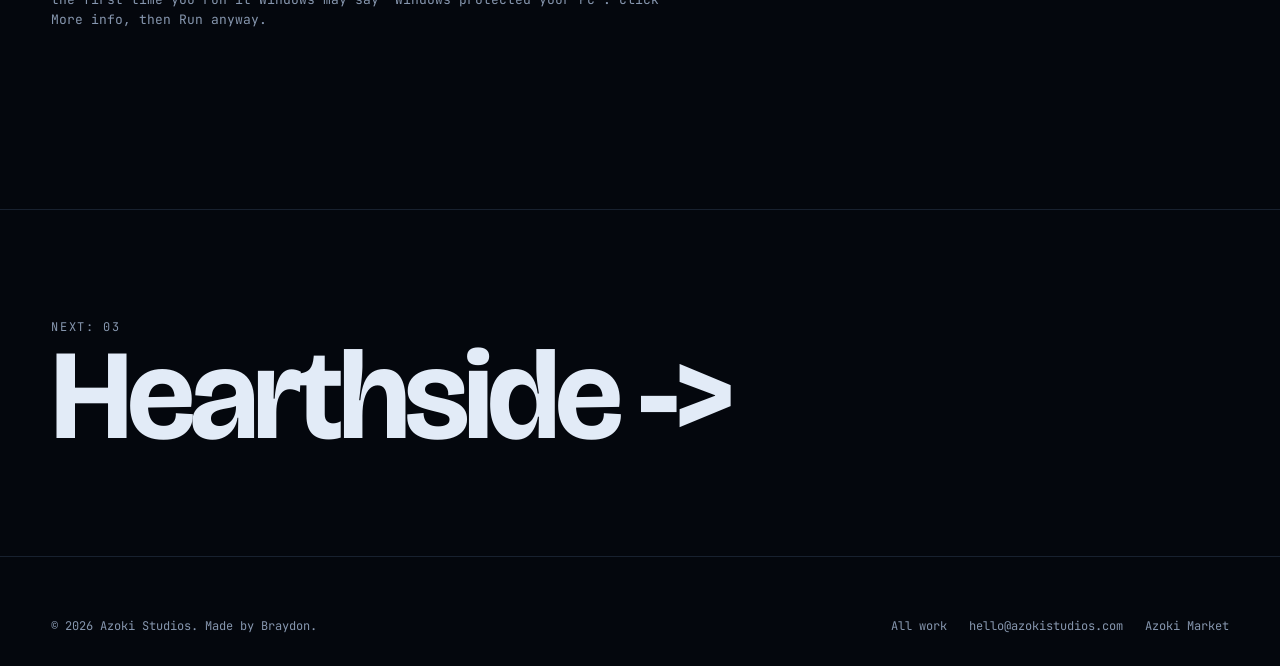
<file: coderealm/index.html>
<!doctype html>
<!-- Made by tools/build.js from work.html and js/works.js. Edit those, then run: node tools/build.js -->
<html lang="en" data-work="coderealm">
<head>
<meta charset="utf-8">
<meta name="viewport" content="width=device-width, initial-scale=1">
<base href="../">
<title>Code Realm | Azoki Studios</title>
<meta name="description" content="A live wallpaper of cinematic paintings, drawn entirely in code. Code Realm turns your desktop into a living painting made of code. Ten cinematic scenes, each one a real painting redrawn in thousands...">
<link rel="canonical" href="https://azokistudios.com/coderealm/">
<meta property="og:type" content="website">
<meta property="og:site_name" content="Azoki Studios">
<meta property="og:url" content="https://azokistudios.com/coderealm/">
<meta property="og:title" content="Code Realm: A live wallpaper of cinematic paintings, drawn entirely in code.">
<meta property="og:description" content="Code Realm turns your desktop into a living painting made of code. Ten cinematic scenes, each one a real painting redrawn in thousands of coloured letters and brought to life behind your desktop...">
<meta property="og:image" content="https://azokistudios.com/assets/share-coderealm.jpg">
<meta property="og:image:width" content="1200">
<meta property="og:image:height" content="630">
<meta name="twitter:card" content="summary_large_image">
<script type="application/ld+json">{"@context":"https://schema.org","@type":"SoftwareApplication","name":"Code Realm","description":"Code Realm turns your desktop into a living painting made of code. Ten cinematic scenes, each one a real painting redrawn in thousands of coloured letters and brought to life behind your desktop icons.","url":"https://azokistudios.com/coderealm/","image":"https://azokistudios.com/assets/share-coderealm.jpg","applicationCategory":"DesktopEnhancementApplication","operatingSystem":"Windows 10 & 11","author":{"@type":"Organization","name":"Azoki Studios","url":"https://azokistudios.com/"},"offers":{"@type":"Offer","price":"1","priceCurrency":"USD","url":"https://braydon262.itch.io/code-realm"}}</script>
<meta name="theme-color" content="#04070d">
<link rel="icon" href="assets/favicon.svg" type="image/svg+xml">
<link rel="apple-touch-icon" href="assets/touch-icon.png">
<link rel="preconnect" href="https://fonts.googleapis.com">
<link rel="preconnect" href="https://fonts.gstatic.com" crossorigin>
<link href="https://fonts.googleapis.com/css2?family=Bricolage+Grotesque:opsz,wght@12..96,400;12..96,600;12..96,800&family=JetBrains+Mono:wght@400;500;700&display=swap" rel="stylesheet">
<link rel="stylesheet" href="css/studios.css">
</head>
<body>
<header class="nav" id="nav">
  <a class="logo" href="index.html" aria-label="Azoki Studios, home">AZ<span class="o" aria-hidden="true"></span>KI<em>studios</em></a>
  <nav class="nav-links" aria-label="Sections">
    <a href="index.html#work">Work</a>
    <a href="index.html#scenes">Scenes</a>
    <a href="index.html#bench">Workbench</a>
    <a href="index.html#about">About</a>
  </nav>
  <div class="switch" role="group" aria-label="Azoki sites">
    <span class="on" aria-current="page">Studios</span>
    <a data-sibling="market" href="https://azokimarket.com">Market</a>
  </div>
</header>

<main id="workRoot"><section class="wk-wrap" style="padding:160px var(--pad) 80px"><h1>Code Realm</h1><p>A live wallpaper of cinematic paintings, drawn entirely in code.</p><p>Code Realm turns your desktop into a living painting made of code. Ten cinematic scenes, each one a real painting redrawn in thousands of coloured letters and brought to life behind your desktop icons.</p></section></main>

<footer class="foot">
  <div class="foot-row" style="margin-top:0">
    <p>&copy; 2026 Azoki Studios. Made by Braydon.</p>
    <nav aria-label="Footer">
      <a href="index.html#work">All work</a>
      <a href="mailto:hello@azokistudios.com">hello@azokistudios.com</a>
      <a data-sibling="market" href="https://azokimarket.com">Azoki Market</a>
    </nav>
  </div>
</footer>

<dialog class="lightbox" id="lightbox" aria-label="Full size picture">
  <button class="lb-close" aria-label="Close">close [x]</button>
  <img alt="">
  <p></p>
</dialog>
<div class="toast" id="toast" role="status"></div>
<script src="js/works.js"></script>
<script src="js/studios.js"></script>
</body>
</html>
</file>
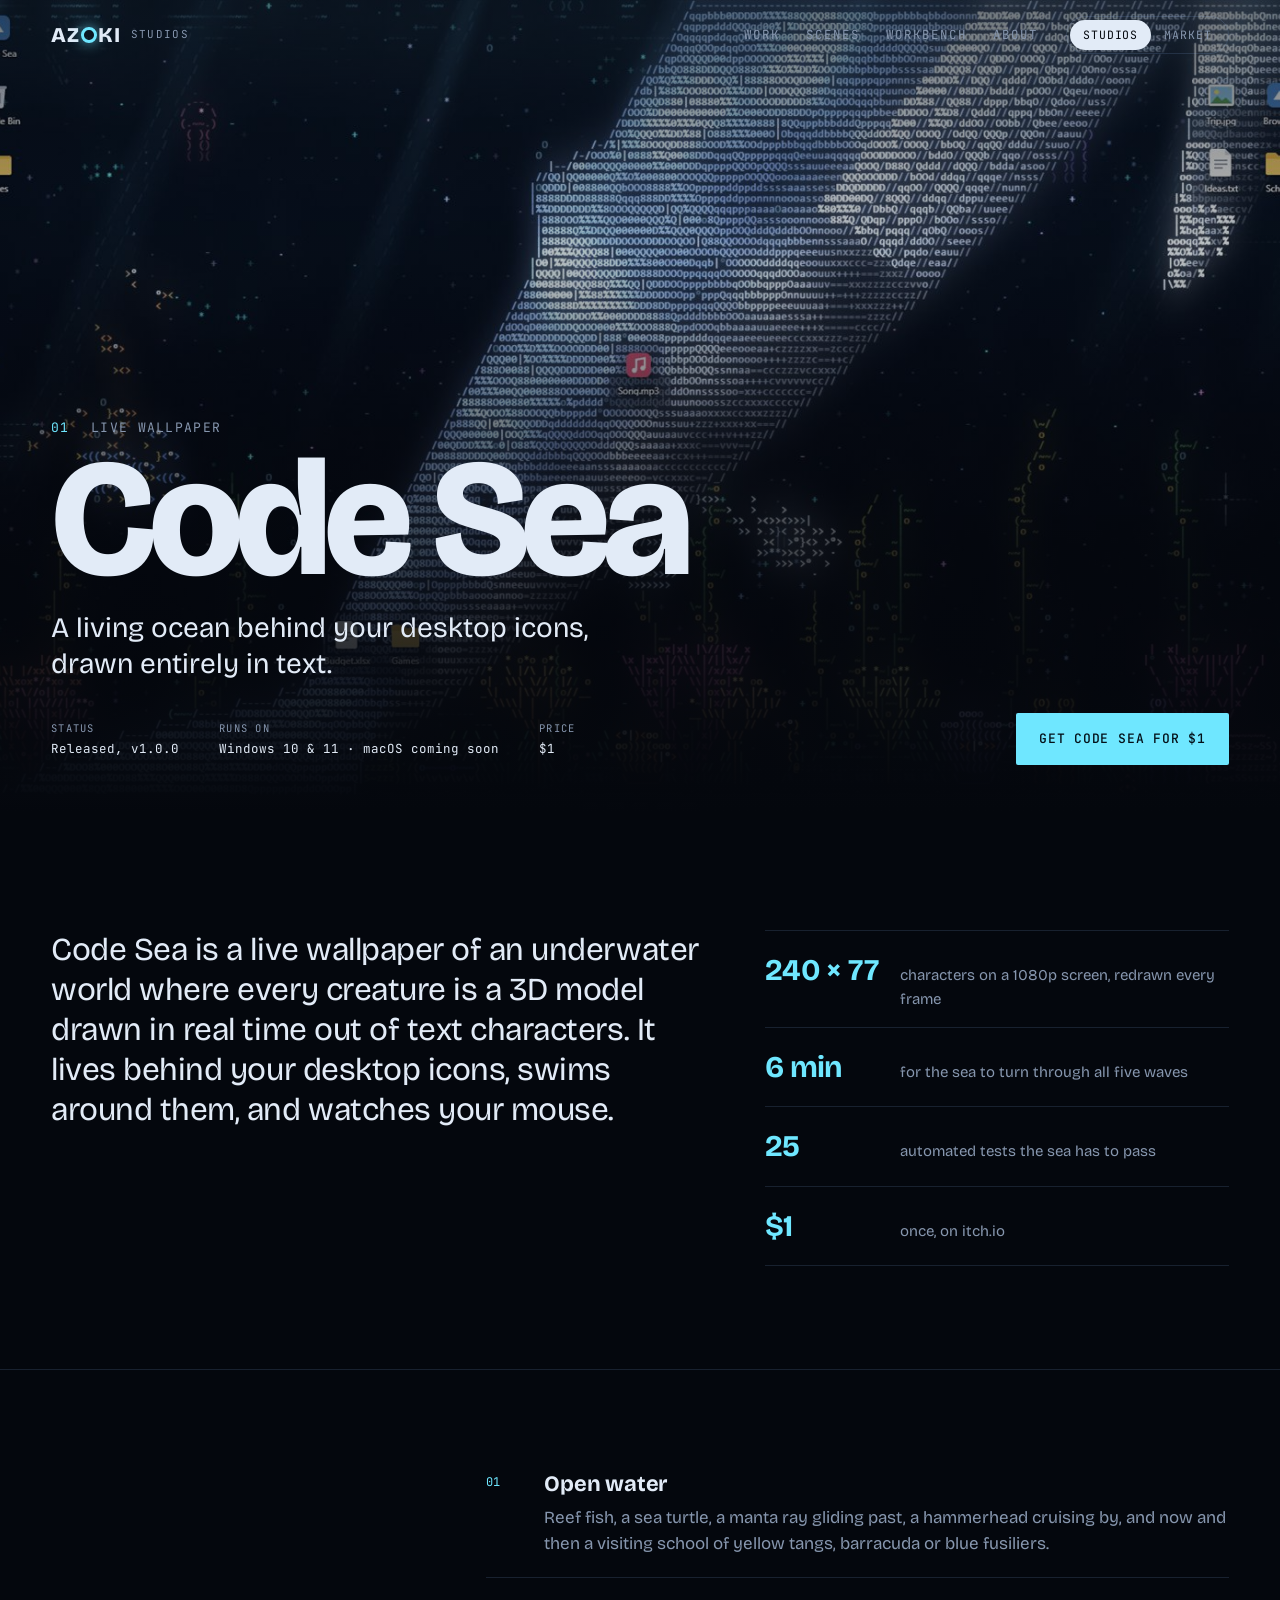
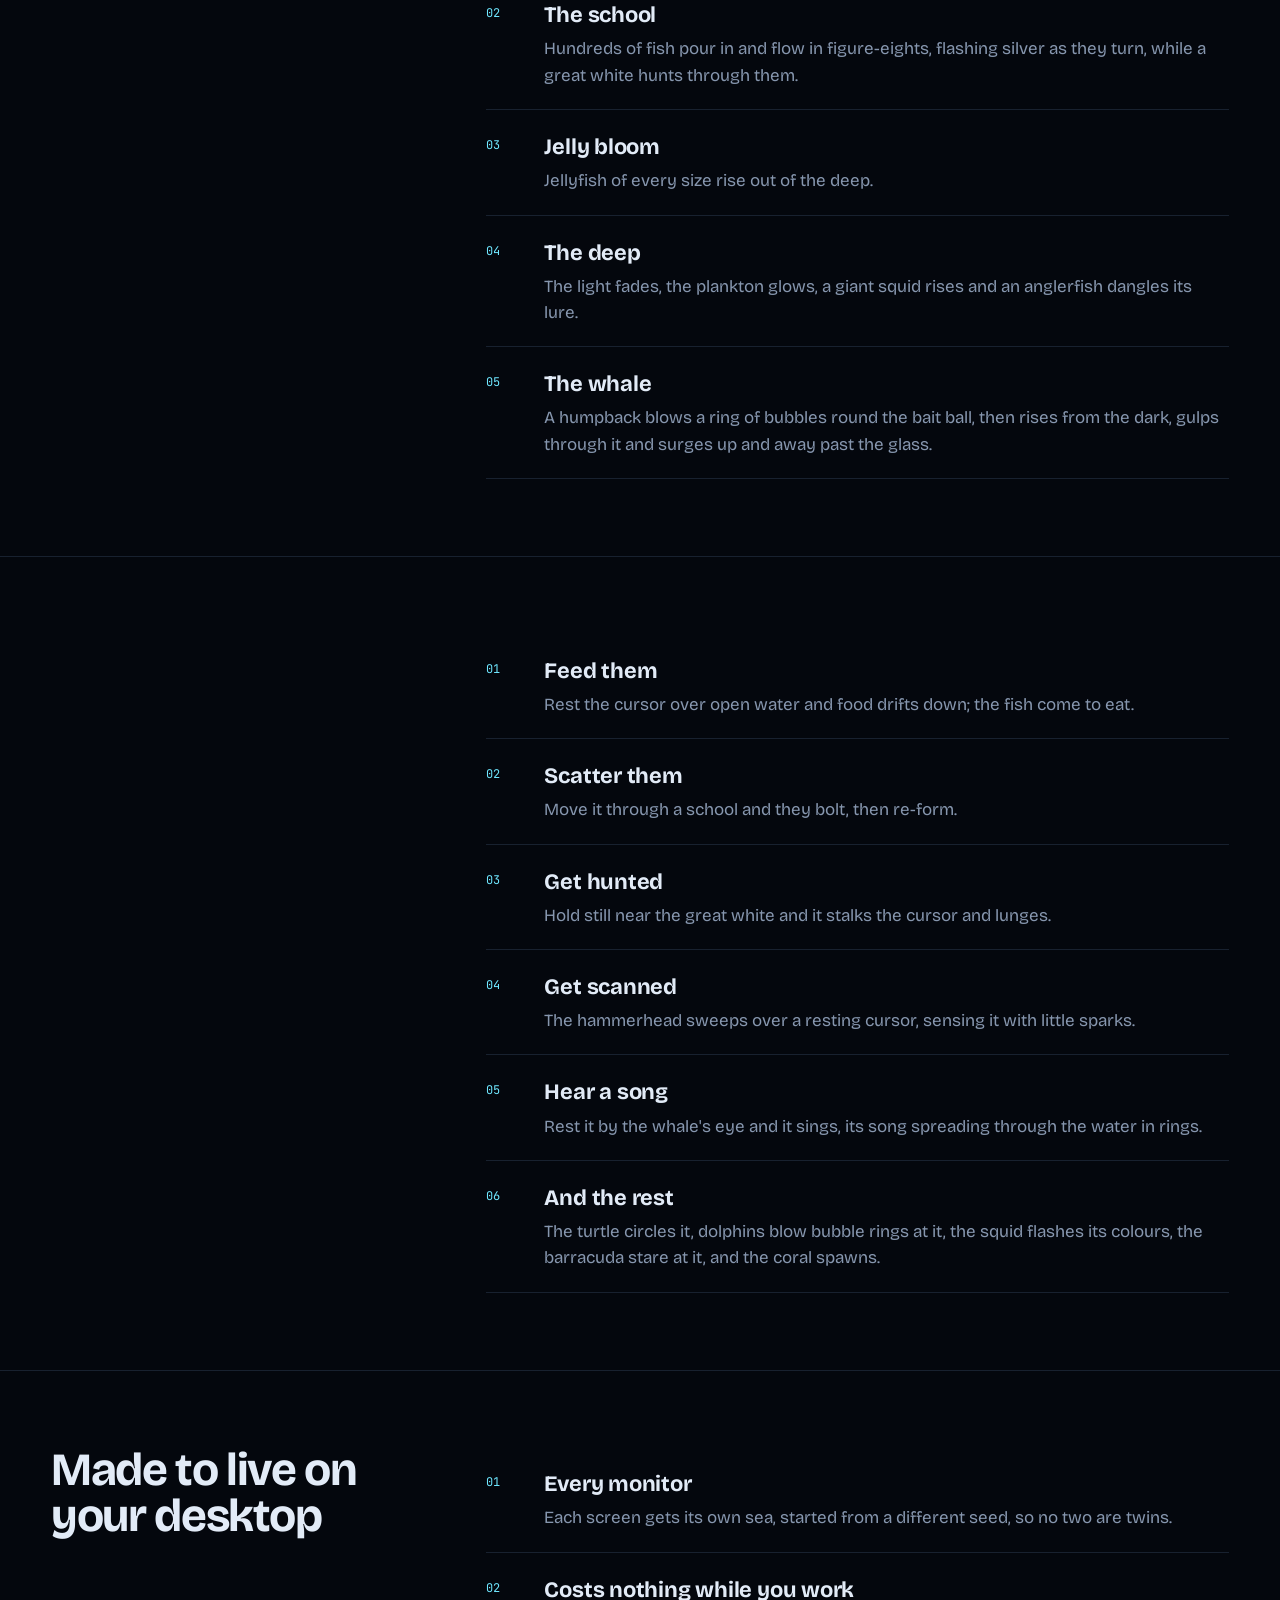
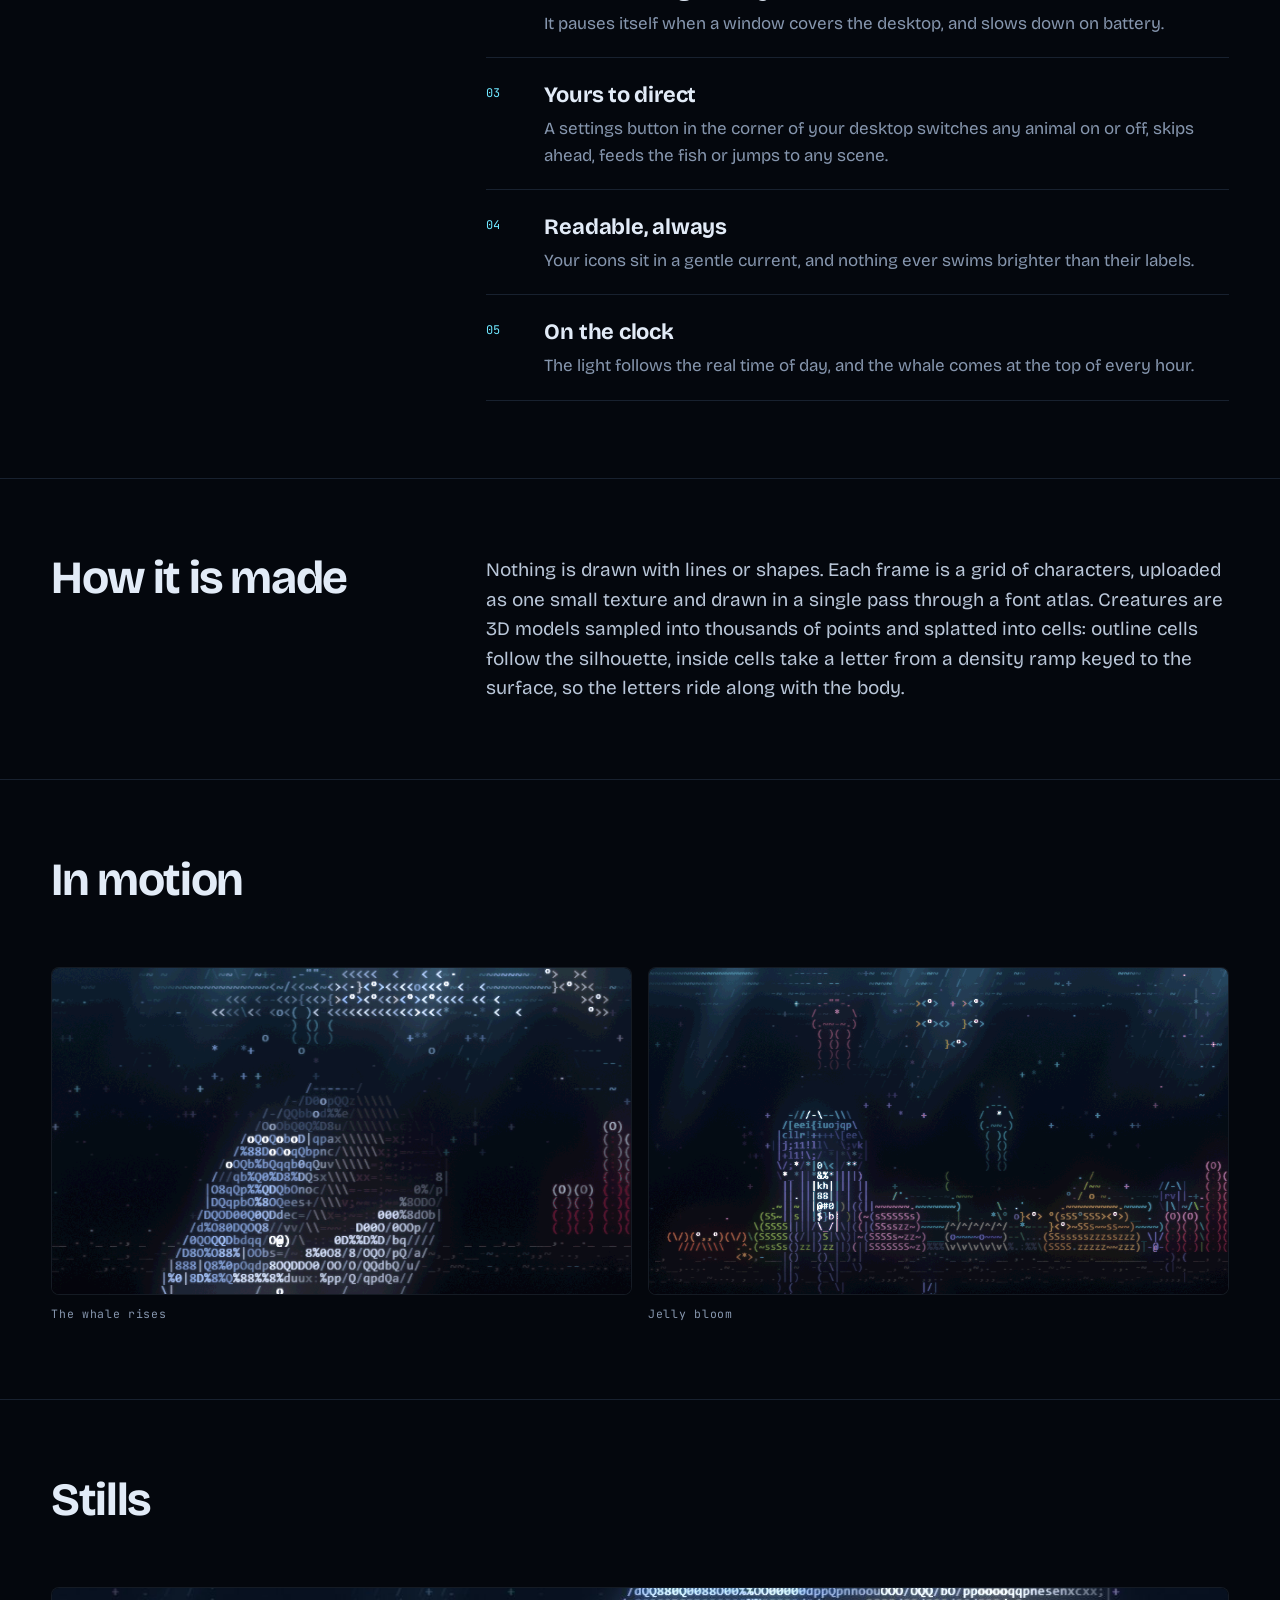
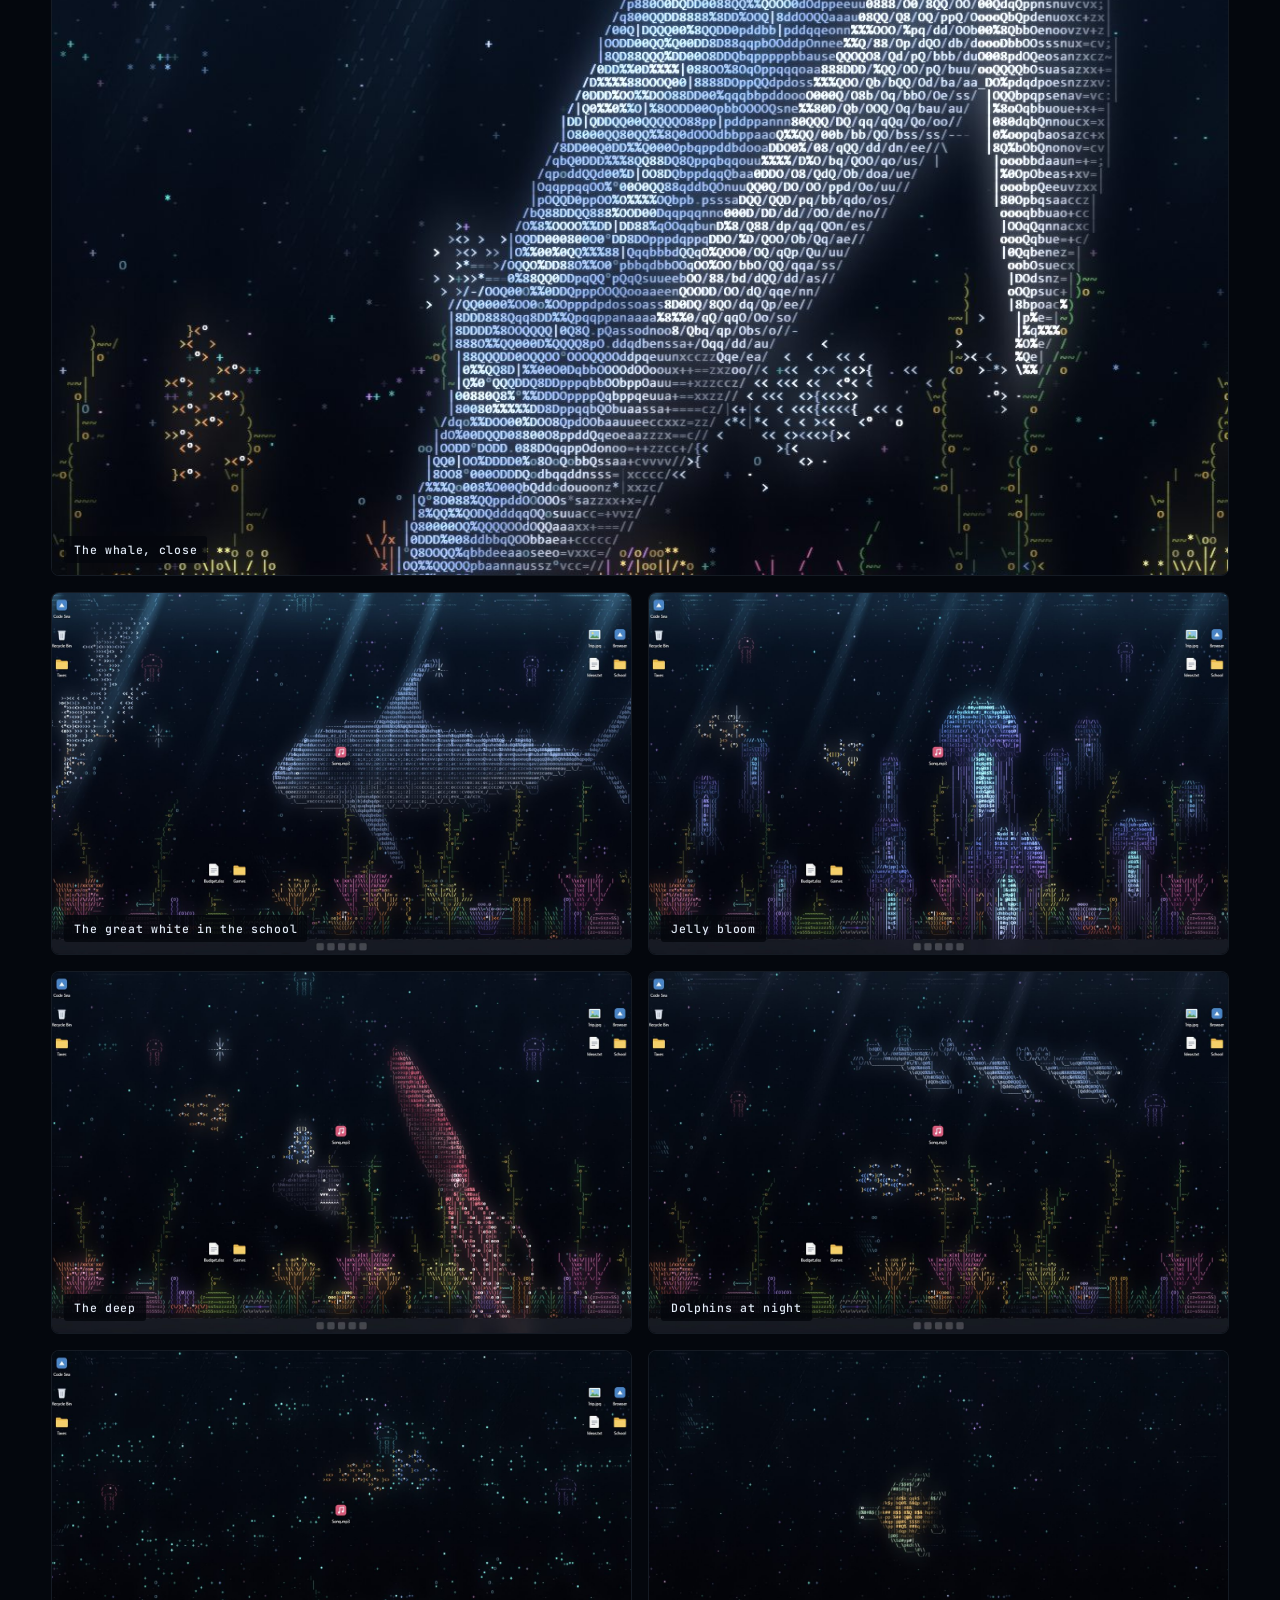
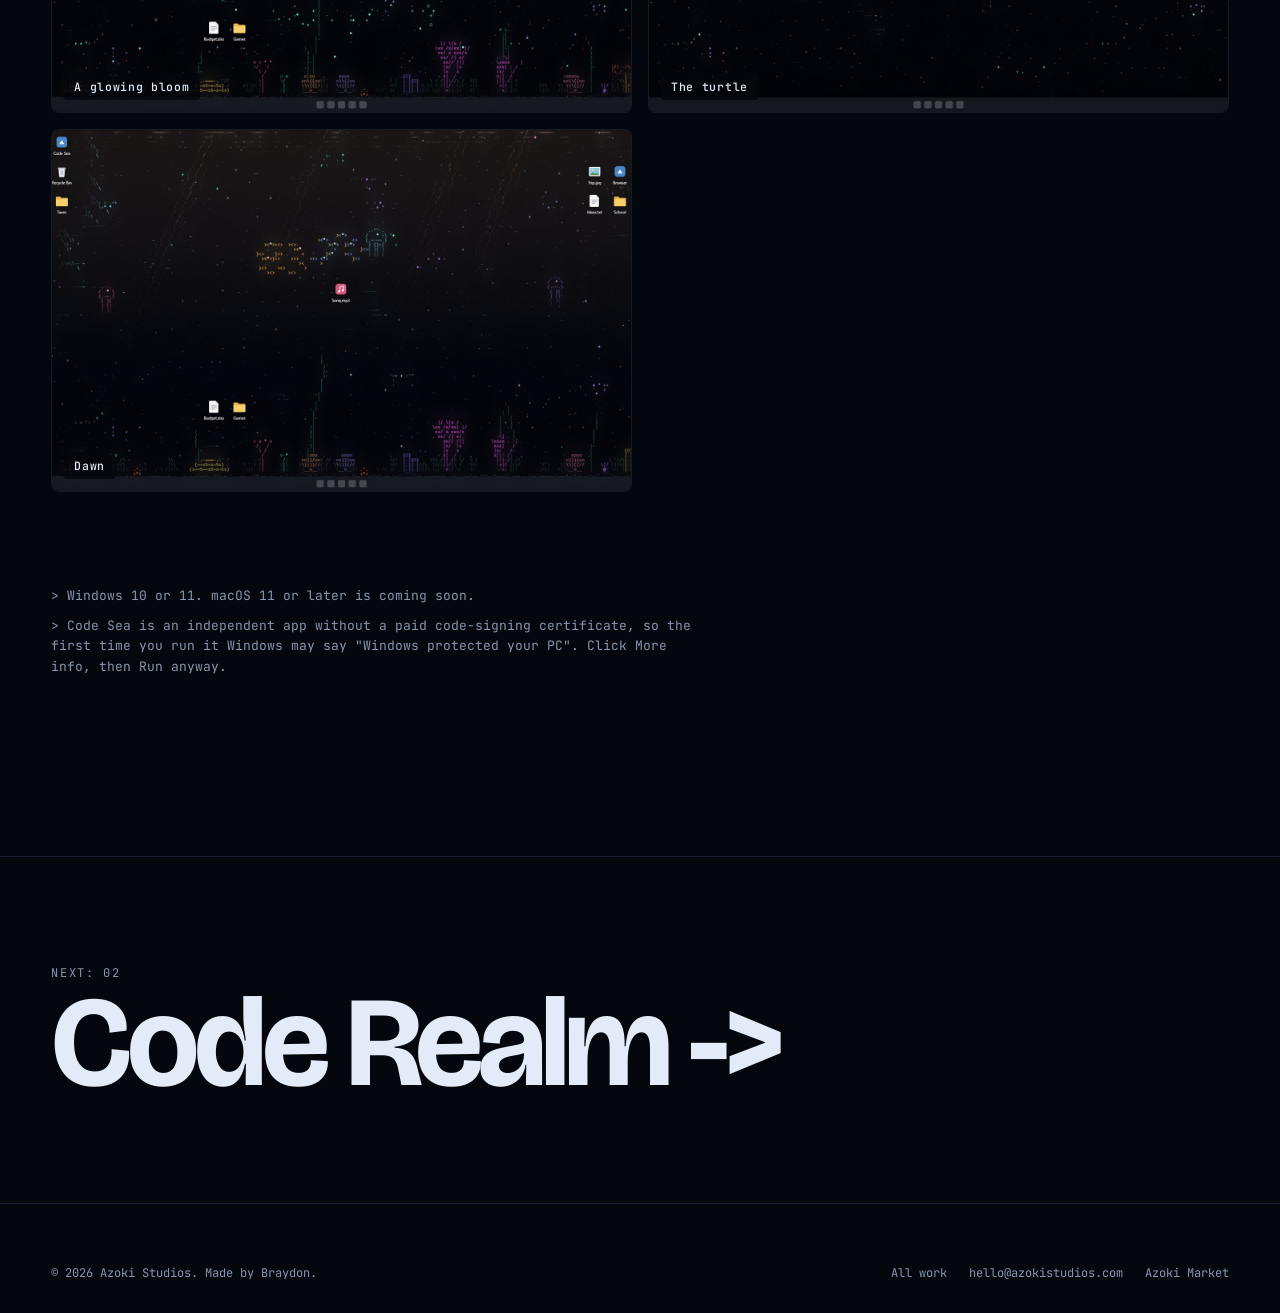
<file: codesea/index.html>
<!doctype html>
<!-- Made by tools/build.js from work.html and js/works.js. Edit those, then run: node tools/build.js -->
<html lang="en" data-work="codesea">
<head>
<meta charset="utf-8">
<meta name="viewport" content="width=device-width, initial-scale=1">
<base href="../">
<title>Code Sea | Azoki Studios</title>
<meta name="description" content="A living ocean behind your desktop icons, drawn entirely in text. Code Sea is a live wallpaper of an underwater world where every creature is a 3D model drawn in real time out of text characters. It...">
<link rel="canonical" href="https://azokistudios.com/codesea/">
<meta property="og:type" content="website">
<meta property="og:site_name" content="Azoki Studios">
<meta property="og:url" content="https://azokistudios.com/codesea/">
<meta property="og:title" content="Code Sea: A living ocean behind your desktop icons, drawn entirely in text.">
<meta property="og:description" content="Code Sea is a live wallpaper of an underwater world where every creature is a 3D model drawn in real time out of text characters. It lives behind your desktop icons, swims around them, and watches...">
<meta property="og:image" content="https://azokistudios.com/assets/share-codesea.jpg">
<meta property="og:image:width" content="1200">
<meta property="og:image:height" content="630">
<meta name="twitter:card" content="summary_large_image">
<script type="application/ld+json">{"@context":"https://schema.org","@type":"SoftwareApplication","name":"Code Sea","description":"Code Sea is a live wallpaper of an underwater world where every creature is a 3D model drawn in real time out of text characters. It lives behind your desktop icons, swims around them, and watches your mouse.","url":"https://azokistudios.com/codesea/","image":"https://azokistudios.com/assets/share-codesea.jpg","applicationCategory":"DesktopEnhancementApplication","operatingSystem":"Windows 10 & 11 · macOS coming soon","author":{"@type":"Organization","name":"Azoki Studios","url":"https://azokistudios.com/"},"offers":{"@type":"Offer","price":"1","priceCurrency":"USD","url":"https://braydon262.itch.io/code-sea"}}</script>
<meta name="theme-color" content="#04070d">
<link rel="icon" href="assets/favicon.svg" type="image/svg+xml">
<link rel="apple-touch-icon" href="assets/touch-icon.png">
<link rel="preconnect" href="https://fonts.googleapis.com">
<link rel="preconnect" href="https://fonts.gstatic.com" crossorigin>
<link href="https://fonts.googleapis.com/css2?family=Bricolage+Grotesque:opsz,wght@12..96,400;12..96,600;12..96,800&family=JetBrains+Mono:wght@400;500;700&display=swap" rel="stylesheet">
<link rel="stylesheet" href="css/studios.css">
</head>
<body>
<header class="nav" id="nav">
  <a class="logo" href="index.html" aria-label="Azoki Studios, home">AZ<span class="o" aria-hidden="true"></span>KI<em>studios</em></a>
  <nav class="nav-links" aria-label="Sections">
    <a href="index.html#work">Work</a>
    <a href="index.html#scenes">Scenes</a>
    <a href="index.html#bench">Workbench</a>
    <a href="index.html#about">About</a>
  </nav>
  <div class="switch" role="group" aria-label="Azoki sites">
    <span class="on" aria-current="page">Studios</span>
    <a data-sibling="market" href="https://azokimarket.com">Market</a>
  </div>
</header>

<main id="workRoot"><section class="wk-wrap" style="padding:160px var(--pad) 80px"><h1>Code Sea</h1><p>A living ocean behind your desktop icons, drawn entirely in text.</p><p>Code Sea is a live wallpaper of an underwater world where every creature is a 3D model drawn in real time out of text characters. It lives behind your desktop icons, swims around them, and watches your mouse.</p></section></main>

<footer class="foot">
  <div class="foot-row" style="margin-top:0">
    <p>&copy; 2026 Azoki Studios. Made by Braydon.</p>
    <nav aria-label="Footer">
      <a href="index.html#work">All work</a>
      <a href="mailto:hello@azokistudios.com">hello@azokistudios.com</a>
      <a data-sibling="market" href="https://azokimarket.com">Azoki Market</a>
    </nav>
  </div>
</footer>

<dialog class="lightbox" id="lightbox" aria-label="Full size picture">
  <button class="lb-close" aria-label="Close">close [x]</button>
  <img alt="">
  <p></p>
</dialog>
<div class="toast" id="toast" role="status"></div>
<script src="js/works.js"></script>
<script src="js/studios.js"></script>
</body>
</html>
</file>
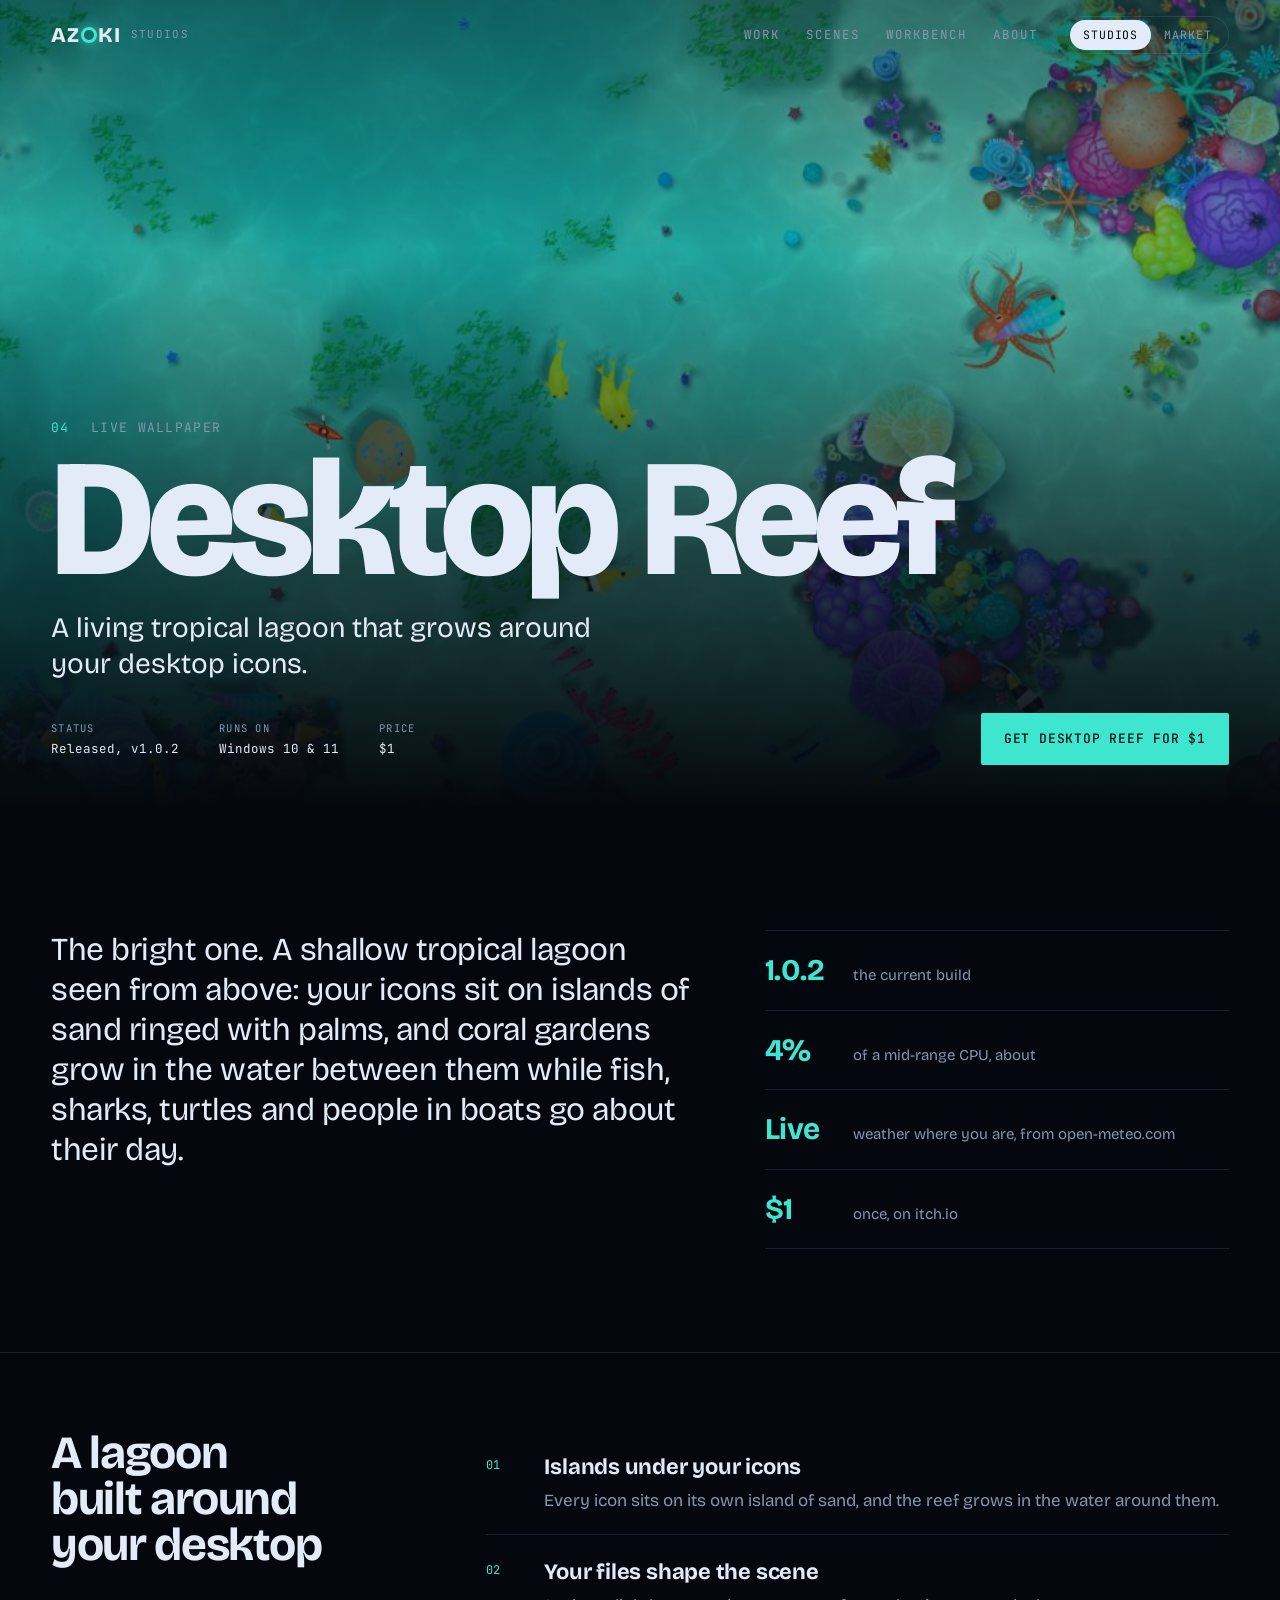
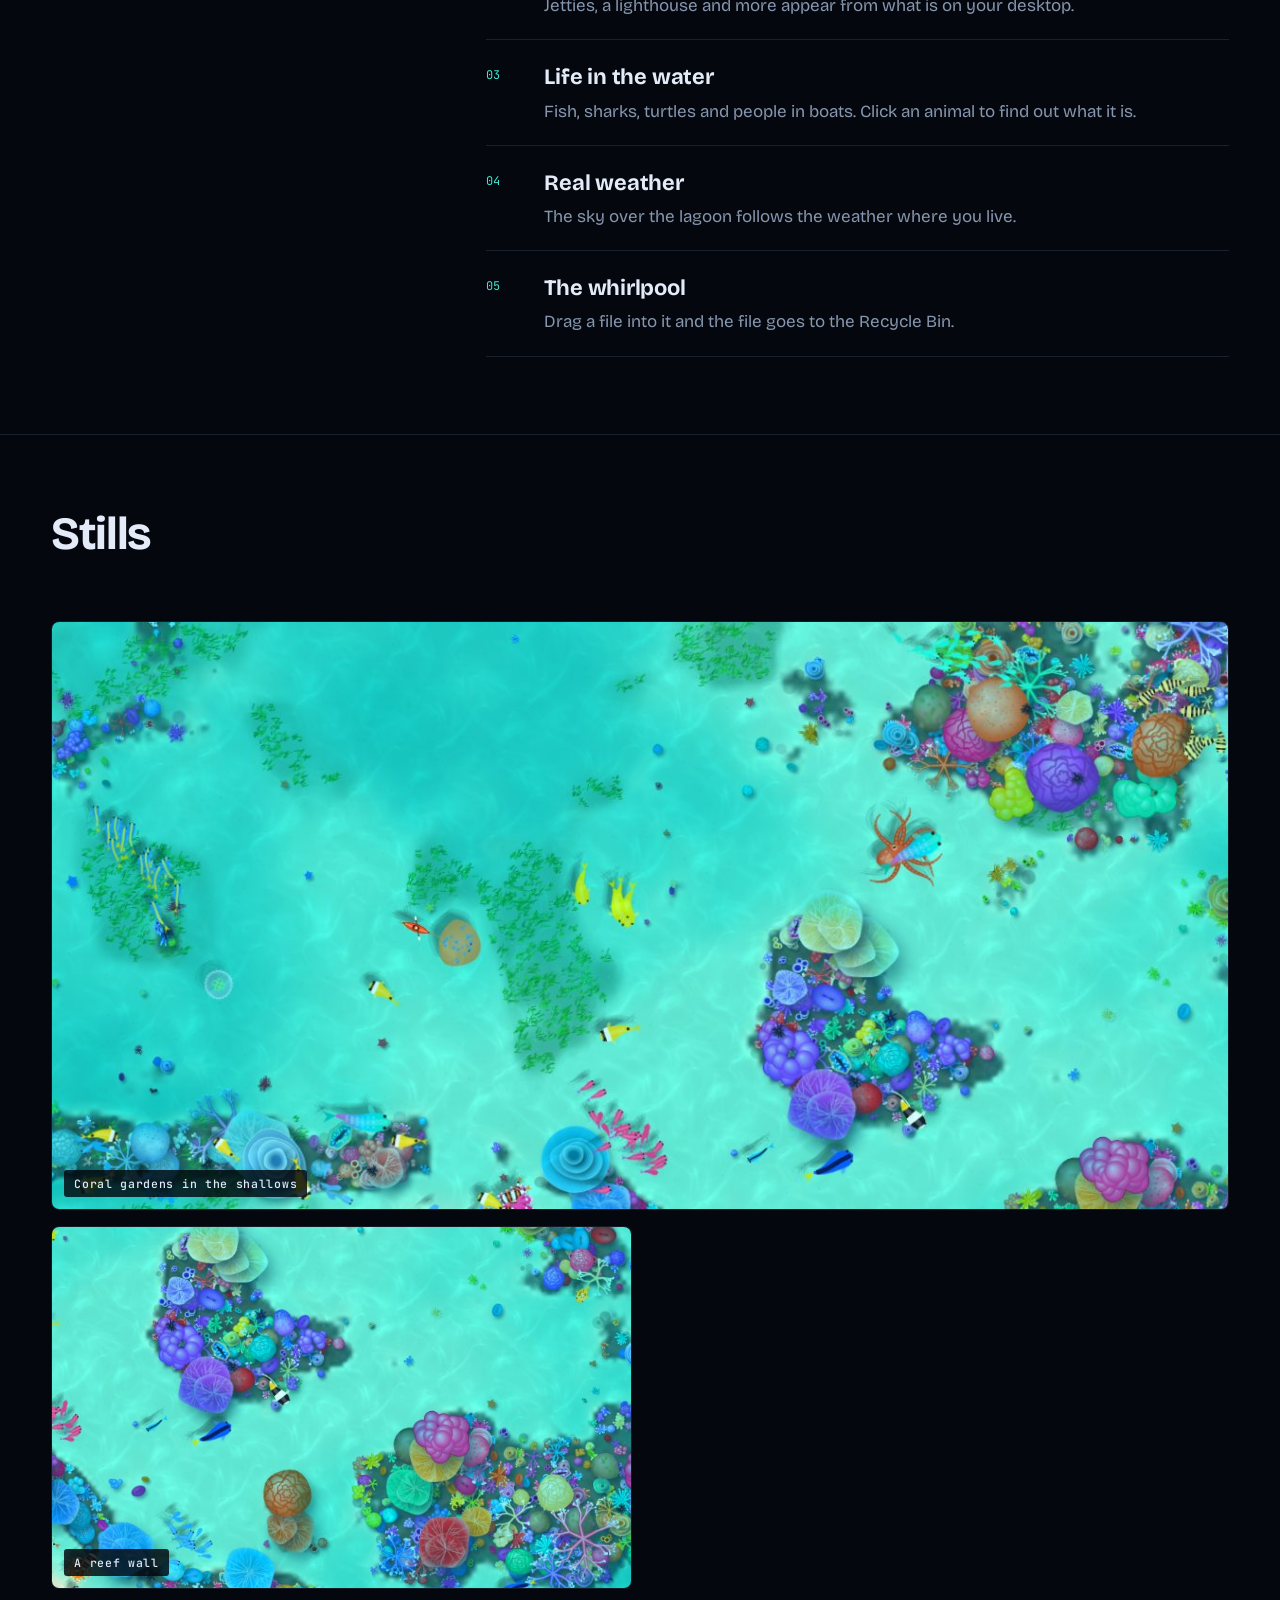
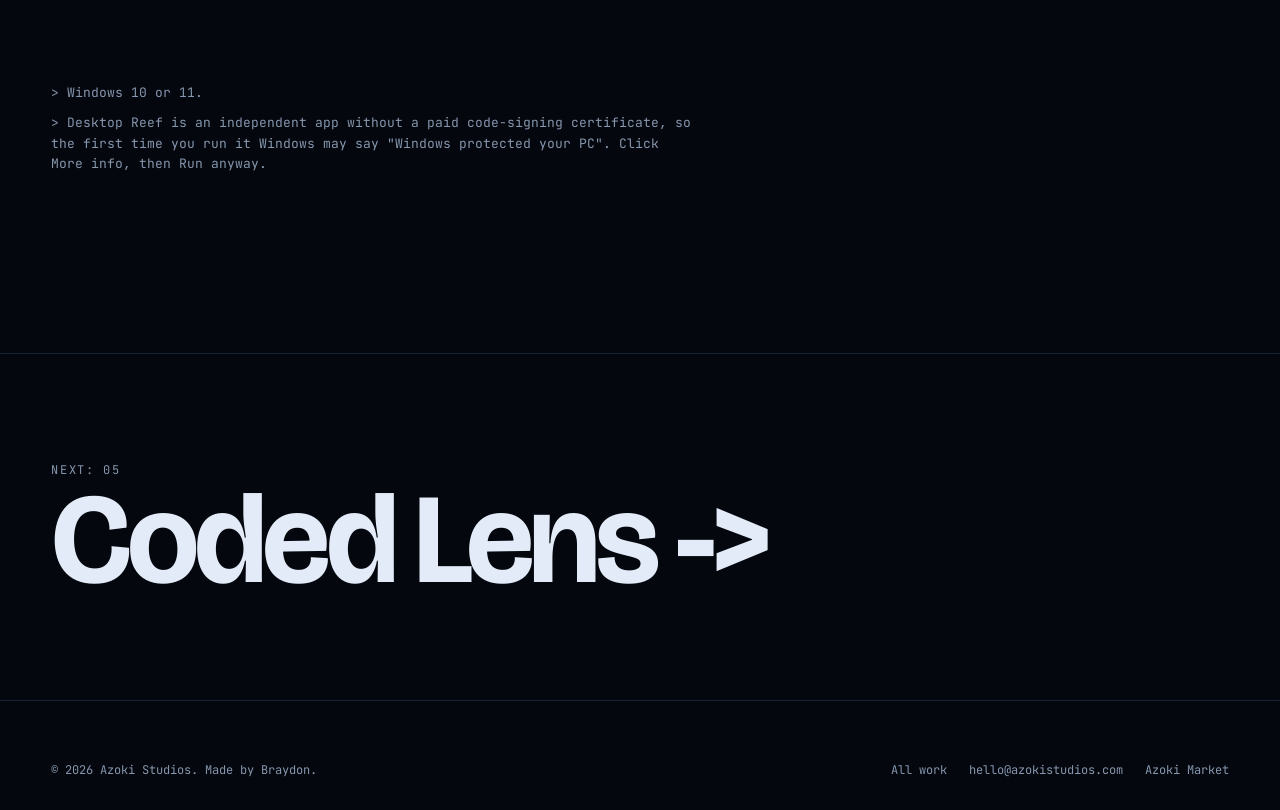
<file: desktop-reef/index.html>
<!doctype html>
<!-- Made by tools/build.js from work.html and js/works.js. Edit those, then run: node tools/build.js -->
<html lang="en" data-work="desktop-reef">
<head>
<meta charset="utf-8">
<meta name="viewport" content="width=device-width, initial-scale=1">
<base href="../">
<title>Desktop Reef | Azoki Studios</title>
<meta name="description" content="A living tropical lagoon that grows around your desktop icons. The bright one. A shallow tropical lagoon seen from above: your icons sit on islands of sand ringed with palms, and coral gardens grow...">
<link rel="canonical" href="https://azokistudios.com/desktop-reef/">
<meta property="og:type" content="website">
<meta property="og:site_name" content="Azoki Studios">
<meta property="og:url" content="https://azokistudios.com/desktop-reef/">
<meta property="og:title" content="Desktop Reef: A living tropical lagoon that grows around your desktop icons.">
<meta property="og:description" content="The bright one. A shallow tropical lagoon seen from above: your icons sit on islands of sand ringed with palms, and coral gardens grow in the water between them while fish, sharks, turtles and people...">
<meta property="og:image" content="https://azokistudios.com/assets/share-desktop-reef.jpg">
<meta property="og:image:width" content="1200">
<meta property="og:image:height" content="630">
<meta name="twitter:card" content="summary_large_image">
<script type="application/ld+json">{"@context":"https://schema.org","@type":"SoftwareApplication","name":"Desktop Reef","description":"The bright one. A shallow tropical lagoon seen from above: your icons sit on islands of sand ringed with palms, and coral gardens grow in the water between them while fish, sharks, turtles and people in boats go about their day.","url":"https://azokistudios.com/desktop-reef/","image":"https://azokistudios.com/assets/share-desktop-reef.jpg","applicationCategory":"DesktopEnhancementApplication","operatingSystem":"Windows 10 & 11","author":{"@type":"Organization","name":"Azoki Studios","url":"https://azokistudios.com/"},"offers":{"@type":"Offer","price":"1","priceCurrency":"USD","url":"https://braydon262.itch.io/desktop-reef"}}</script>
<meta name="theme-color" content="#04070d">
<link rel="icon" href="assets/favicon.svg" type="image/svg+xml">
<link rel="apple-touch-icon" href="assets/touch-icon.png">
<link rel="preconnect" href="https://fonts.googleapis.com">
<link rel="preconnect" href="https://fonts.gstatic.com" crossorigin>
<link href="https://fonts.googleapis.com/css2?family=Bricolage+Grotesque:opsz,wght@12..96,400;12..96,600;12..96,800&family=JetBrains+Mono:wght@400;500;700&display=swap" rel="stylesheet">
<link rel="stylesheet" href="css/studios.css">
</head>
<body>
<header class="nav" id="nav">
  <a class="logo" href="index.html" aria-label="Azoki Studios, home">AZ<span class="o" aria-hidden="true"></span>KI<em>studios</em></a>
  <nav class="nav-links" aria-label="Sections">
    <a href="index.html#work">Work</a>
    <a href="index.html#scenes">Scenes</a>
    <a href="index.html#bench">Workbench</a>
    <a href="index.html#about">About</a>
  </nav>
  <div class="switch" role="group" aria-label="Azoki sites">
    <span class="on" aria-current="page">Studios</span>
    <a data-sibling="market" href="https://azokimarket.com">Market</a>
  </div>
</header>

<main id="workRoot"><section class="wk-wrap" style="padding:160px var(--pad) 80px"><h1>Desktop Reef</h1><p>A living tropical lagoon that grows around your desktop icons.</p><p>The bright one. A shallow tropical lagoon seen from above: your icons sit on islands of sand ringed with palms, and coral gardens grow in the water between them while fish, sharks, turtles and people in boats go about their day.</p></section></main>

<footer class="foot">
  <div class="foot-row" style="margin-top:0">
    <p>&copy; 2026 Azoki Studios. Made by Braydon.</p>
    <nav aria-label="Footer">
      <a href="index.html#work">All work</a>
      <a href="mailto:hello@azokistudios.com">hello@azokistudios.com</a>
      <a data-sibling="market" href="https://azokimarket.com">Azoki Market</a>
    </nav>
  </div>
</footer>

<dialog class="lightbox" id="lightbox" aria-label="Full size picture">
  <button class="lb-close" aria-label="Close">close [x]</button>
  <img alt="">
  <p></p>
</dialog>
<div class="toast" id="toast" role="status"></div>
<script src="js/works.js"></script>
<script src="js/studios.js"></script>
</body>
</html>
</file>
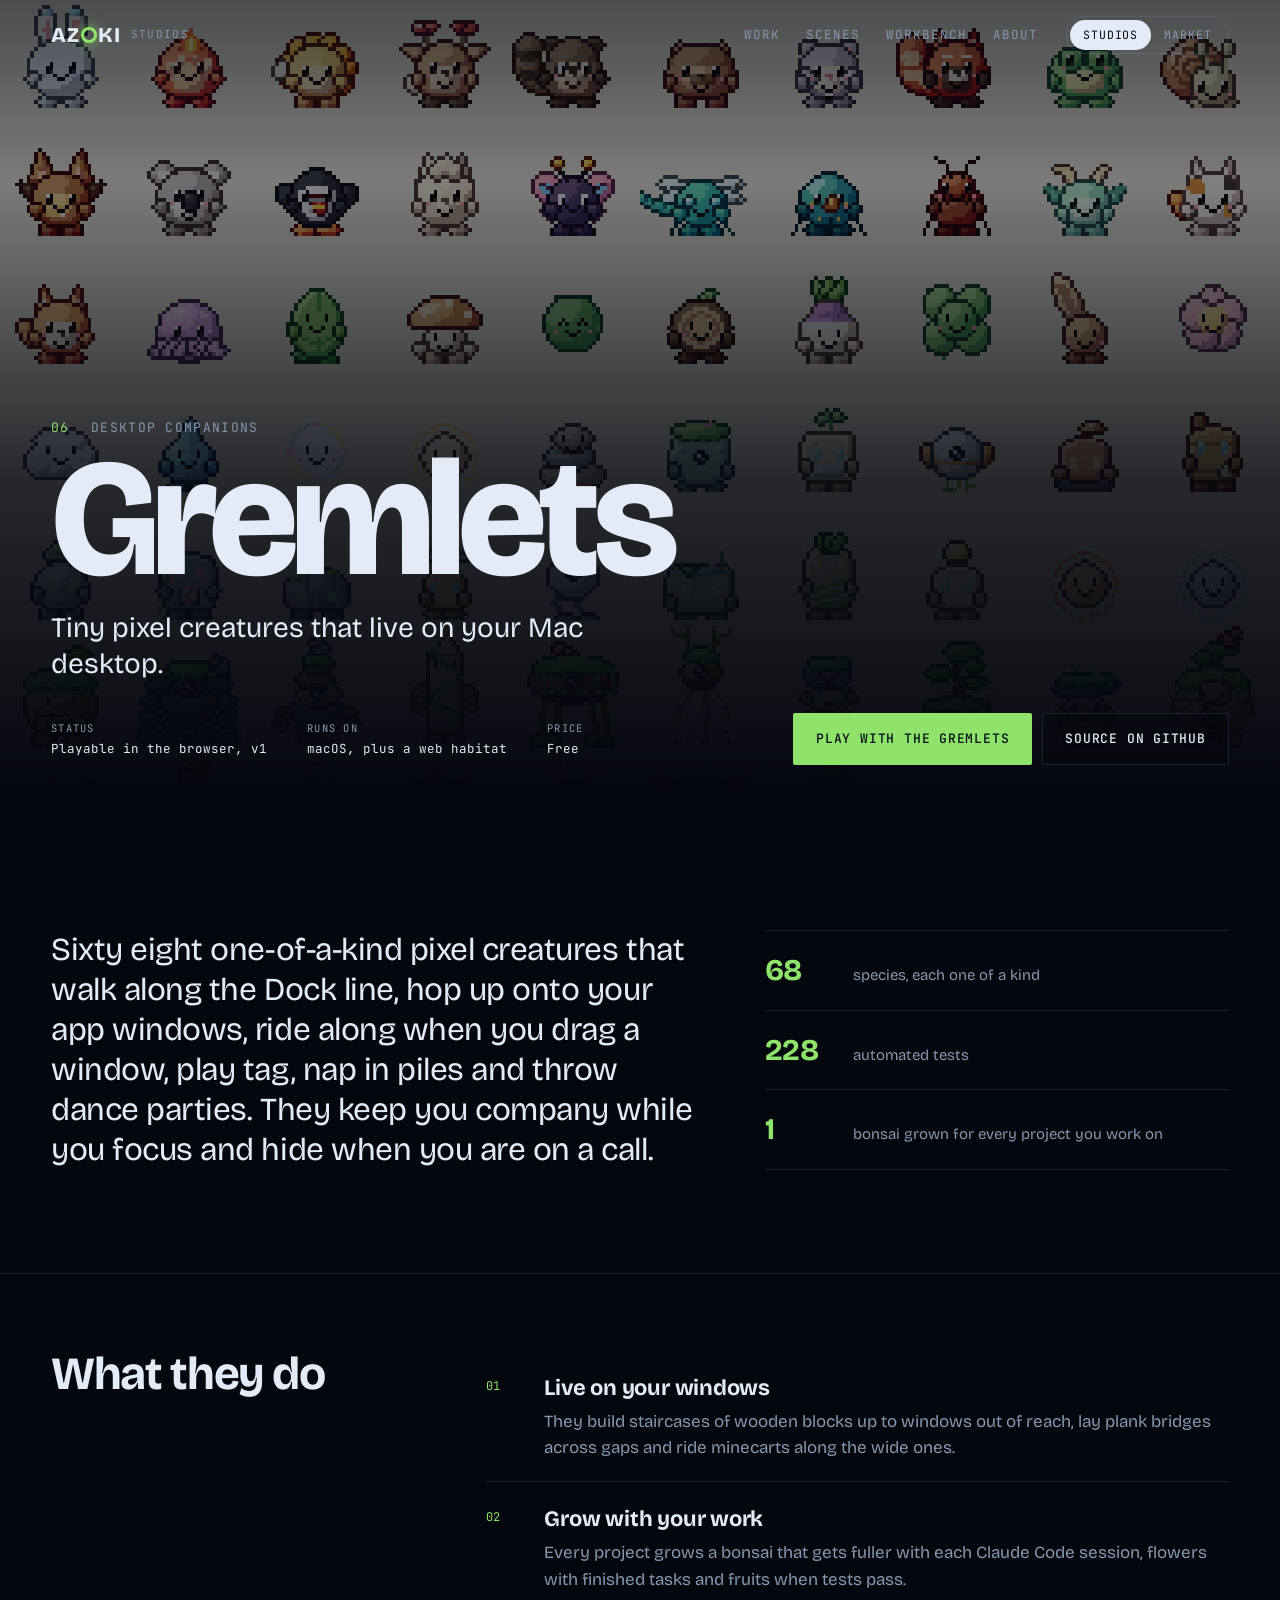
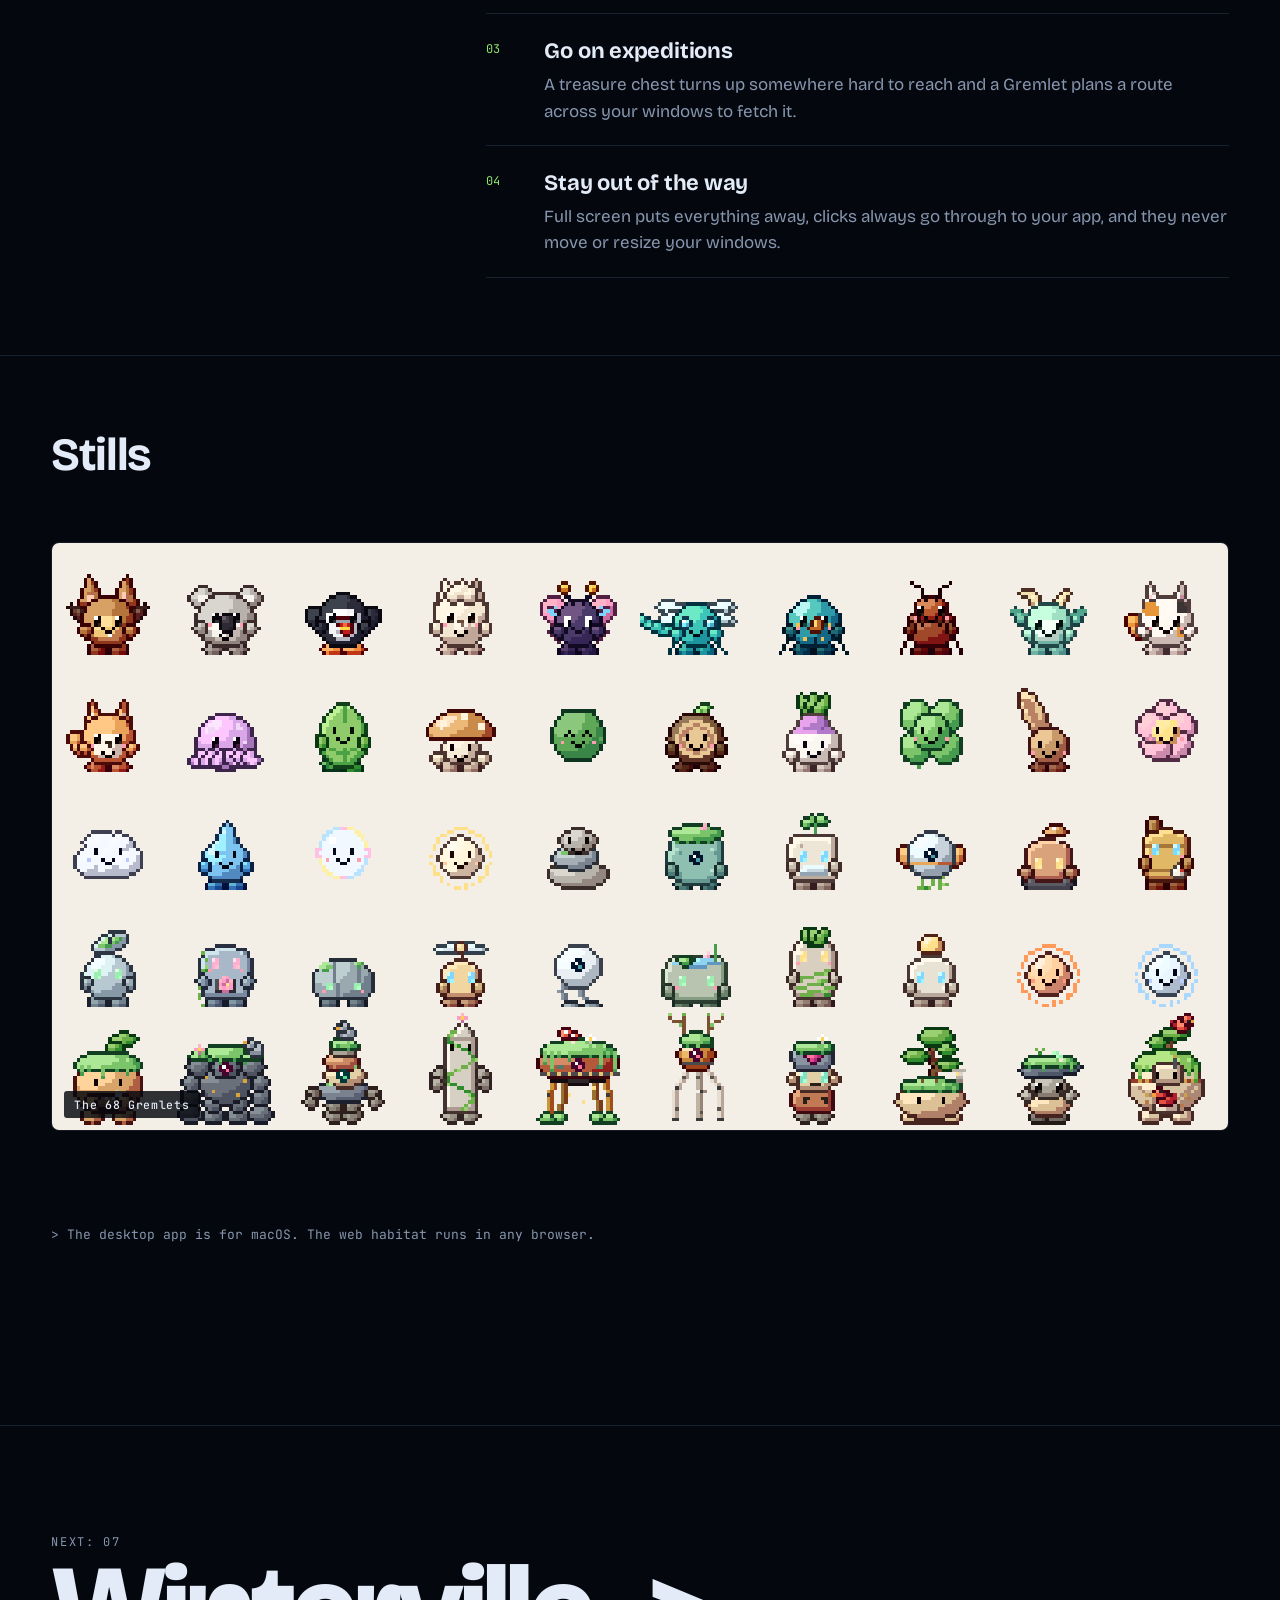
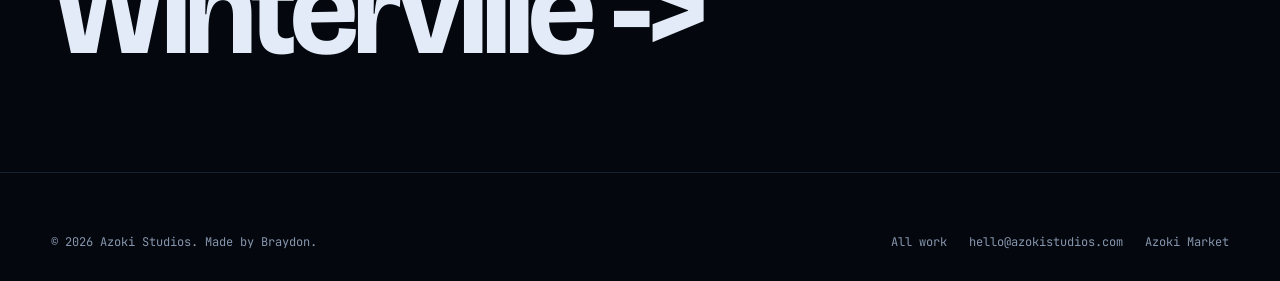
<file: gremlets/index.html>
<!doctype html>
<!-- Made by tools/build.js from work.html and js/works.js. Edit those, then run: node tools/build.js -->
<html lang="en" data-work="gremlets">
<head>
<meta charset="utf-8">
<meta name="viewport" content="width=device-width, initial-scale=1">
<base href="../">
<title>Gremlets | Azoki Studios</title>
<meta name="description" content="Tiny pixel creatures that live on your Mac desktop. Sixty eight one-of-a-kind pixel creatures that walk along the Dock line, hop up onto your app windows, ride along when you drag a window, play tag...">
<link rel="canonical" href="https://azokistudios.com/gremlets/">
<meta property="og:type" content="website">
<meta property="og:site_name" content="Azoki Studios">
<meta property="og:url" content="https://azokistudios.com/gremlets/">
<meta property="og:title" content="Gremlets: Tiny pixel creatures that live on your Mac desktop.">
<meta property="og:description" content="Sixty eight one-of-a-kind pixel creatures that walk along the Dock line, hop up onto your app windows, ride along when you drag a window, play tag, nap in piles and throw dance parties. They keep you...">
<meta property="og:image" content="https://azokistudios.com/assets/share-gremlets.jpg">
<meta property="og:image:width" content="1200">
<meta property="og:image:height" content="630">
<meta name="twitter:card" content="summary_large_image">
<script type="application/ld+json">{"@context":"https://schema.org","@type":"SoftwareApplication","name":"Gremlets","description":"Sixty eight one-of-a-kind pixel creatures that walk along the Dock line, hop up onto your app windows, ride along when you drag a window, play tag, nap in piles and throw dance parties. They keep you company while you focus and hide when you are on a call.","url":"https://azokistudios.com/gremlets/","image":"https://azokistudios.com/assets/share-gremlets.jpg","applicationCategory":"DesktopEnhancementApplication","operatingSystem":"macOS, plus a web habitat","author":{"@type":"Organization","name":"Azoki Studios","url":"https://azokistudios.com/"},"offers":{"@type":"Offer","price":"0","priceCurrency":"USD"}}</script>
<meta name="theme-color" content="#04070d">
<link rel="icon" href="assets/favicon.svg" type="image/svg+xml">
<link rel="apple-touch-icon" href="assets/touch-icon.png">
<link rel="preconnect" href="https://fonts.googleapis.com">
<link rel="preconnect" href="https://fonts.gstatic.com" crossorigin>
<link href="https://fonts.googleapis.com/css2?family=Bricolage+Grotesque:opsz,wght@12..96,400;12..96,600;12..96,800&family=JetBrains+Mono:wght@400;500;700&display=swap" rel="stylesheet">
<link rel="stylesheet" href="css/studios.css">
</head>
<body>
<header class="nav" id="nav">
  <a class="logo" href="index.html" aria-label="Azoki Studios, home">AZ<span class="o" aria-hidden="true"></span>KI<em>studios</em></a>
  <nav class="nav-links" aria-label="Sections">
    <a href="index.html#work">Work</a>
    <a href="index.html#scenes">Scenes</a>
    <a href="index.html#bench">Workbench</a>
    <a href="index.html#about">About</a>
  </nav>
  <div class="switch" role="group" aria-label="Azoki sites">
    <span class="on" aria-current="page">Studios</span>
    <a data-sibling="market" href="https://azokimarket.com">Market</a>
  </div>
</header>

<main id="workRoot"><section class="wk-wrap" style="padding:160px var(--pad) 80px"><h1>Gremlets</h1><p>Tiny pixel creatures that live on your Mac desktop.</p><p>Sixty eight one-of-a-kind pixel creatures that walk along the Dock line, hop up onto your app windows, ride along when you drag a window, play tag, nap in piles and throw dance parties. They keep you company while you focus and hide when you are on a call.</p></section></main>

<footer class="foot">
  <div class="foot-row" style="margin-top:0">
    <p>&copy; 2026 Azoki Studios. Made by Braydon.</p>
    <nav aria-label="Footer">
      <a href="index.html#work">All work</a>
      <a href="mailto:hello@azokistudios.com">hello@azokistudios.com</a>
      <a data-sibling="market" href="https://azokimarket.com">Azoki Market</a>
    </nav>
  </div>
</footer>

<dialog class="lightbox" id="lightbox" aria-label="Full size picture">
  <button class="lb-close" aria-label="Close">close [x]</button>
  <img alt="">
  <p></p>
</dialog>
<div class="toast" id="toast" role="status"></div>
<script src="js/works.js"></script>
<script src="js/studios.js"></script>
</body>
</html>
</file>
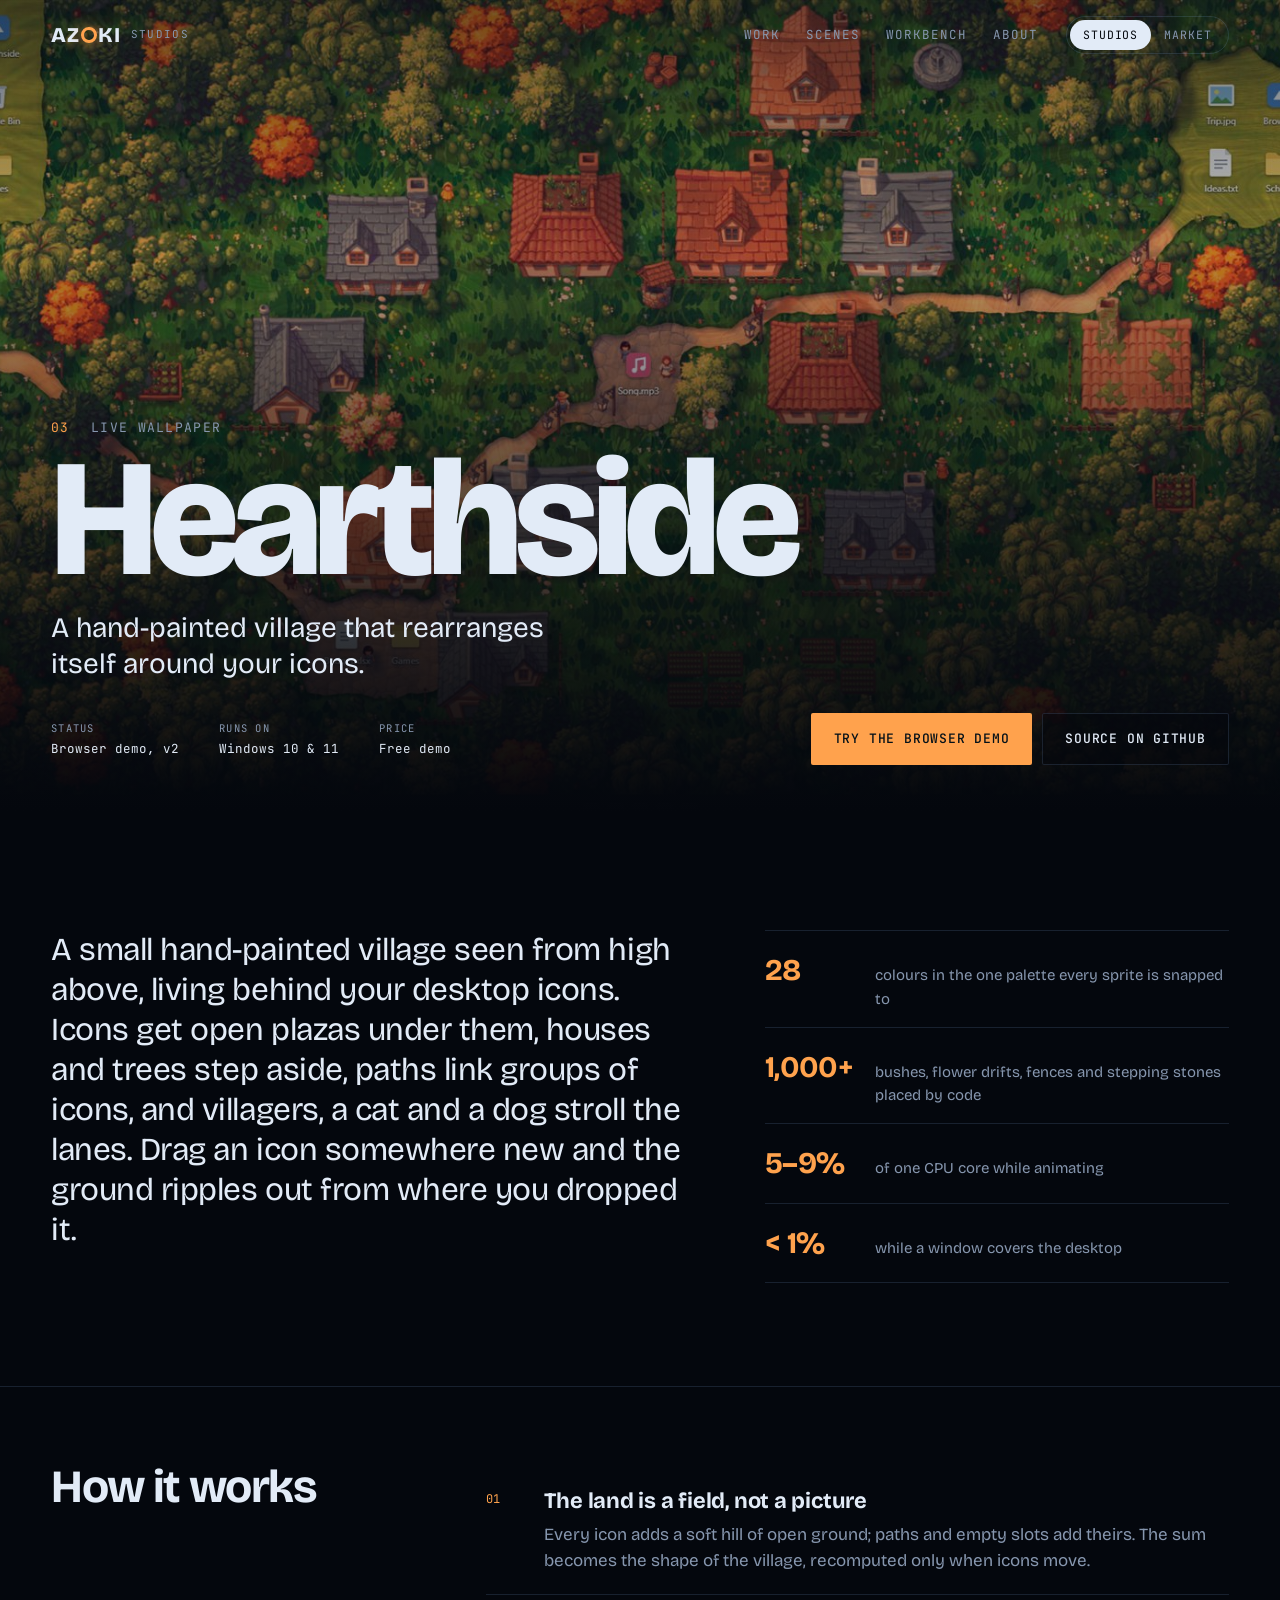
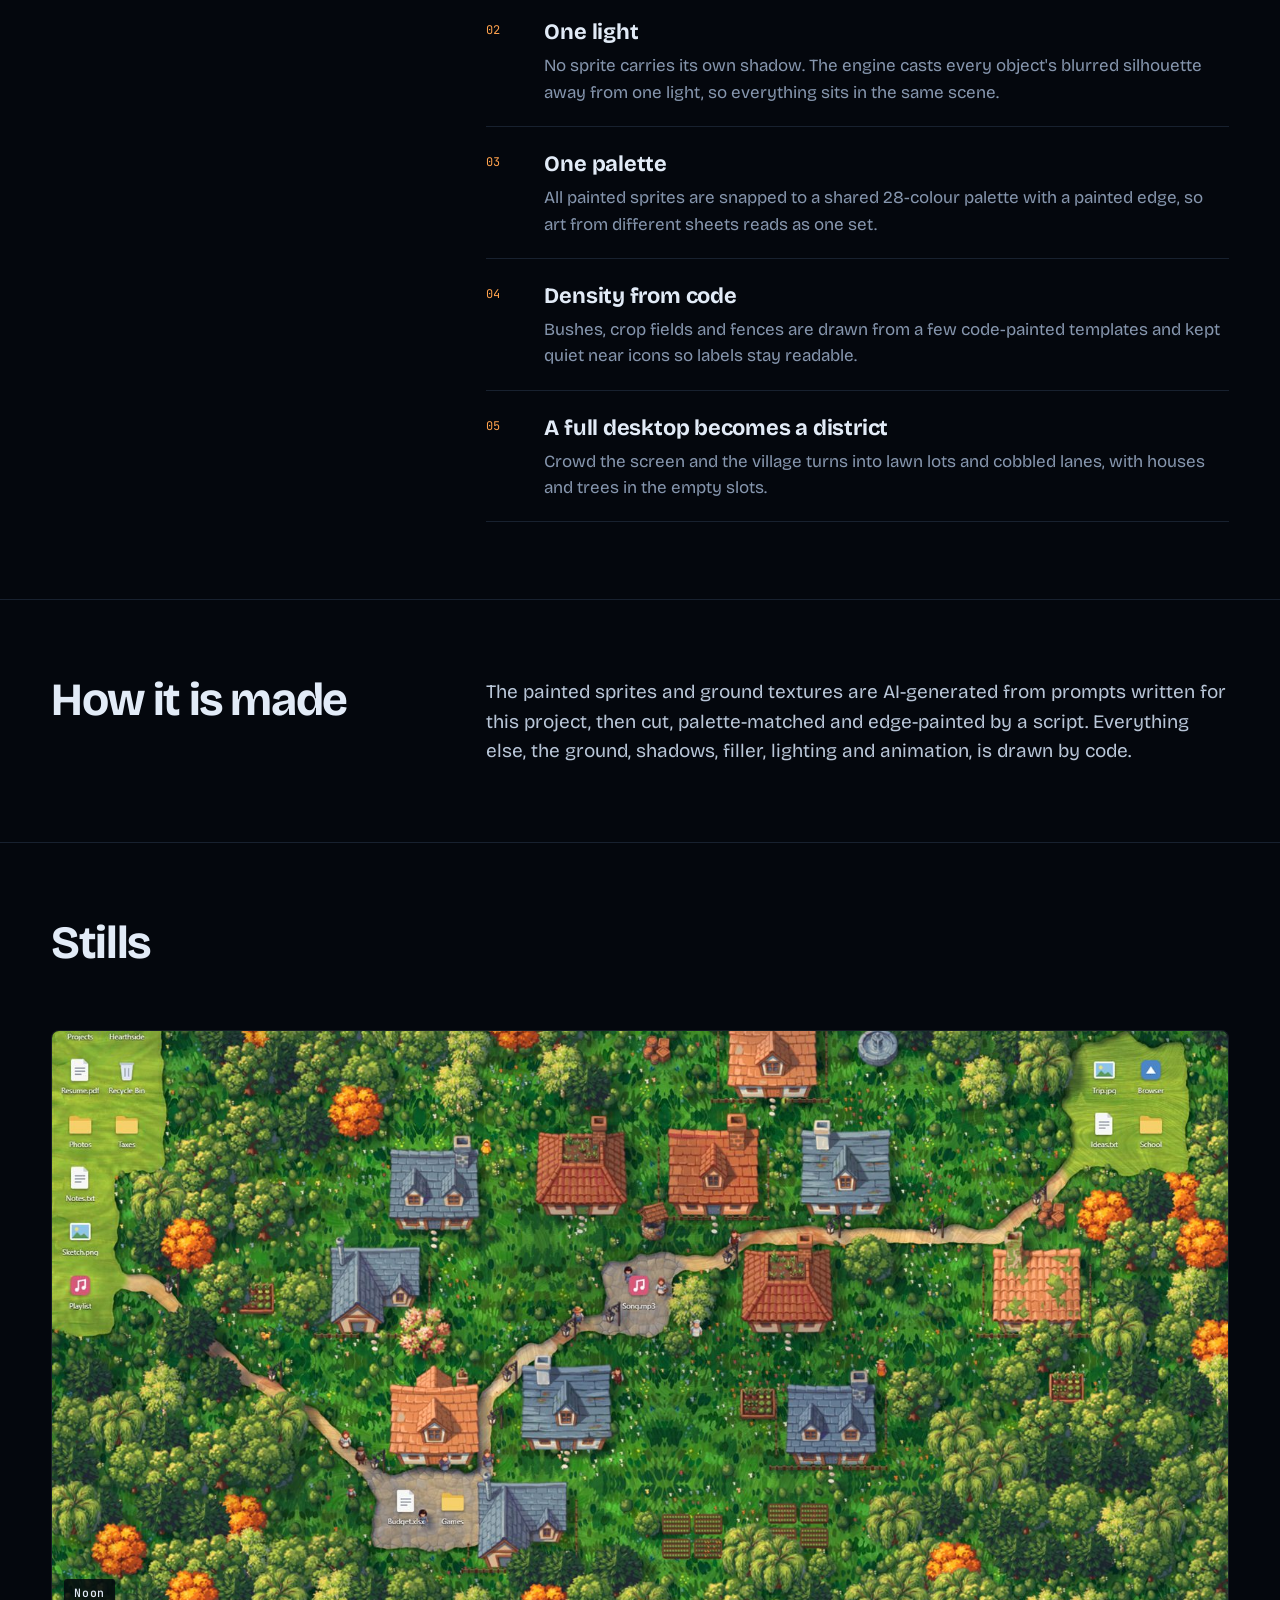
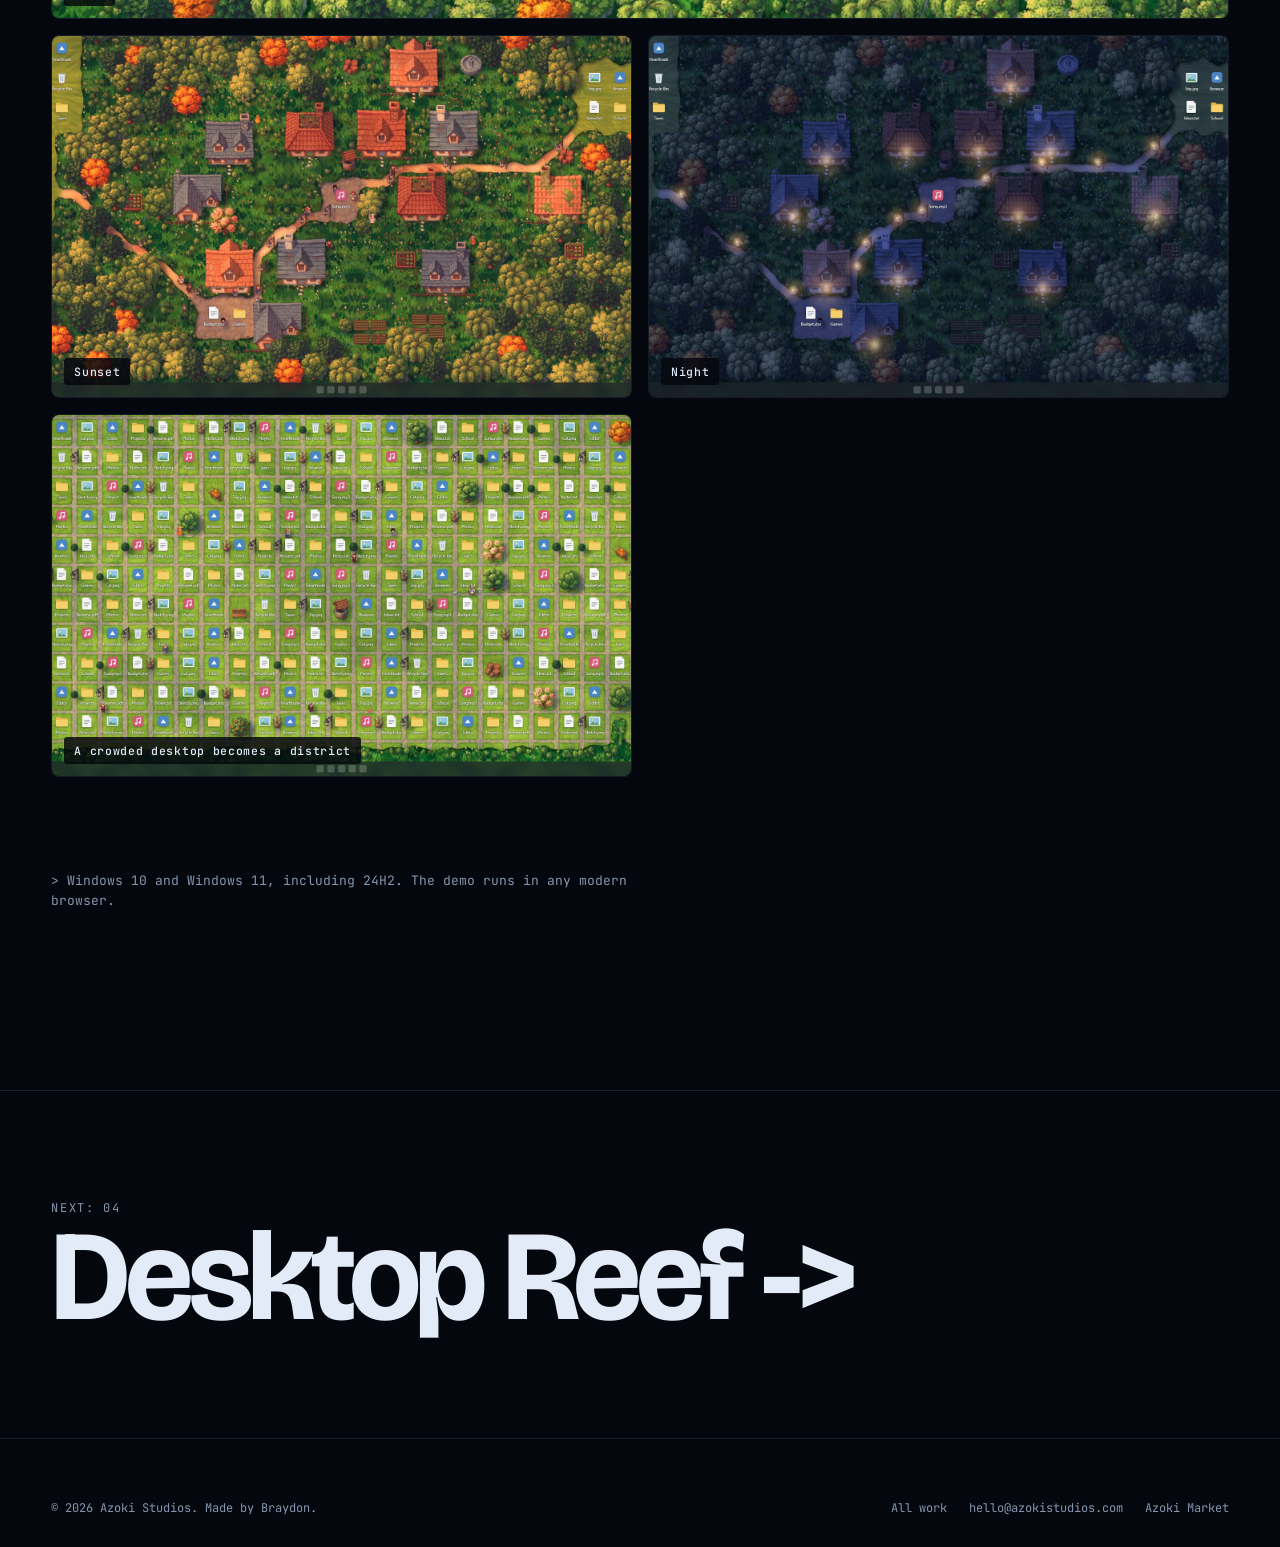
<file: hearthside/index.html>
<!doctype html>
<!-- Made by tools/build.js from work.html and js/works.js. Edit those, then run: node tools/build.js -->
<html lang="en" data-work="hearthside">
<head>
<meta charset="utf-8">
<meta name="viewport" content="width=device-width, initial-scale=1">
<base href="../">
<title>Hearthside | Azoki Studios</title>
<meta name="description" content="A hand-painted village that rearranges itself around your icons. A small hand-painted village seen from high above, living behind your desktop icons. Icons get open plazas under them, houses and...">
<link rel="canonical" href="https://azokistudios.com/hearthside/">
<meta property="og:type" content="website">
<meta property="og:site_name" content="Azoki Studios">
<meta property="og:url" content="https://azokistudios.com/hearthside/">
<meta property="og:title" content="Hearthside: A hand-painted village that rearranges itself around your icons.">
<meta property="og:description" content="A small hand-painted village seen from high above, living behind your desktop icons. Icons get open plazas under them, houses and trees step aside, paths link groups of icons, and villagers, a cat...">
<meta property="og:image" content="https://azokistudios.com/assets/share-hearthside.jpg">
<meta property="og:image:width" content="1200">
<meta property="og:image:height" content="630">
<meta name="twitter:card" content="summary_large_image">
<script type="application/ld+json">{"@context":"https://schema.org","@type":"SoftwareApplication","name":"Hearthside","description":"A small hand-painted village seen from high above, living behind your desktop icons. Icons get open plazas under them, houses and trees step aside, paths link groups of icons, and villagers, a cat and a dog stroll the lanes. Drag an icon somewhere new and the ground ripples out from where you dropped it.","url":"https://azokistudios.com/hearthside/","image":"https://azokistudios.com/assets/share-hearthside.jpg","applicationCategory":"DesktopEnhancementApplication","operatingSystem":"Windows 10 & 11","author":{"@type":"Organization","name":"Azoki Studios","url":"https://azokistudios.com/"},"offers":{"@type":"Offer","price":"0","priceCurrency":"USD"}}</script>
<meta name="theme-color" content="#04070d">
<link rel="icon" href="assets/favicon.svg" type="image/svg+xml">
<link rel="apple-touch-icon" href="assets/touch-icon.png">
<link rel="preconnect" href="https://fonts.googleapis.com">
<link rel="preconnect" href="https://fonts.gstatic.com" crossorigin>
<link href="https://fonts.googleapis.com/css2?family=Bricolage+Grotesque:opsz,wght@12..96,400;12..96,600;12..96,800&family=JetBrains+Mono:wght@400;500;700&display=swap" rel="stylesheet">
<link rel="stylesheet" href="css/studios.css">
</head>
<body>
<header class="nav" id="nav">
  <a class="logo" href="index.html" aria-label="Azoki Studios, home">AZ<span class="o" aria-hidden="true"></span>KI<em>studios</em></a>
  <nav class="nav-links" aria-label="Sections">
    <a href="index.html#work">Work</a>
    <a href="index.html#scenes">Scenes</a>
    <a href="index.html#bench">Workbench</a>
    <a href="index.html#about">About</a>
  </nav>
  <div class="switch" role="group" aria-label="Azoki sites">
    <span class="on" aria-current="page">Studios</span>
    <a data-sibling="market" href="https://azokimarket.com">Market</a>
  </div>
</header>

<main id="workRoot"><section class="wk-wrap" style="padding:160px var(--pad) 80px"><h1>Hearthside</h1><p>A hand-painted village that rearranges itself around your icons.</p><p>A small hand-painted village seen from high above, living behind your desktop icons. Icons get open plazas under them, houses and trees step aside, paths link groups of icons, and villagers, a cat and a dog stroll the lanes. Drag an icon somewhere new and the ground ripples out from where you dropped it.</p></section></main>

<footer class="foot">
  <div class="foot-row" style="margin-top:0">
    <p>&copy; 2026 Azoki Studios. Made by Braydon.</p>
    <nav aria-label="Footer">
      <a href="index.html#work">All work</a>
      <a href="mailto:hello@azokistudios.com">hello@azokistudios.com</a>
      <a data-sibling="market" href="https://azokimarket.com">Azoki Market</a>
    </nav>
  </div>
</footer>

<dialog class="lightbox" id="lightbox" aria-label="Full size picture">
  <button class="lb-close" aria-label="Close">close [x]</button>
  <img alt="">
  <p></p>
</dialog>
<div class="toast" id="toast" role="status"></div>
<script src="js/works.js"></script>
<script src="js/studios.js"></script>
</body>
</html>
</file>
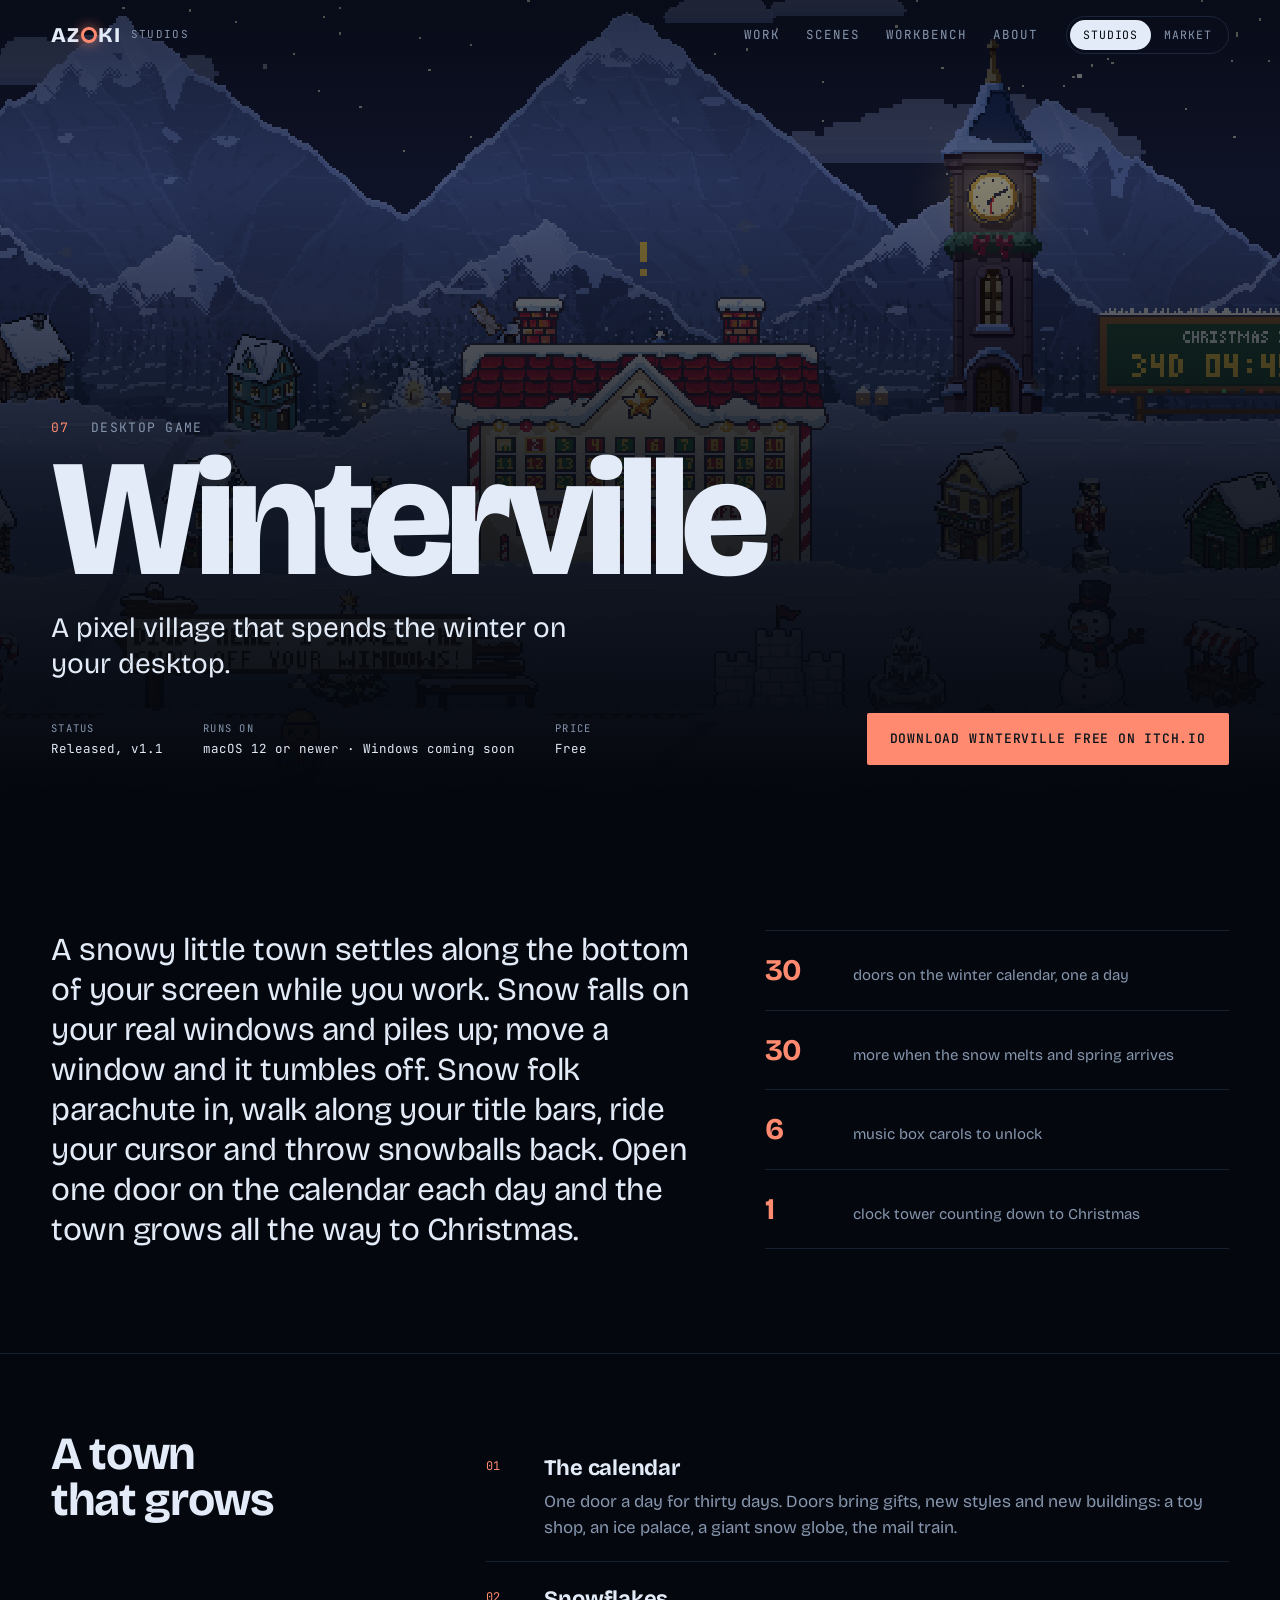
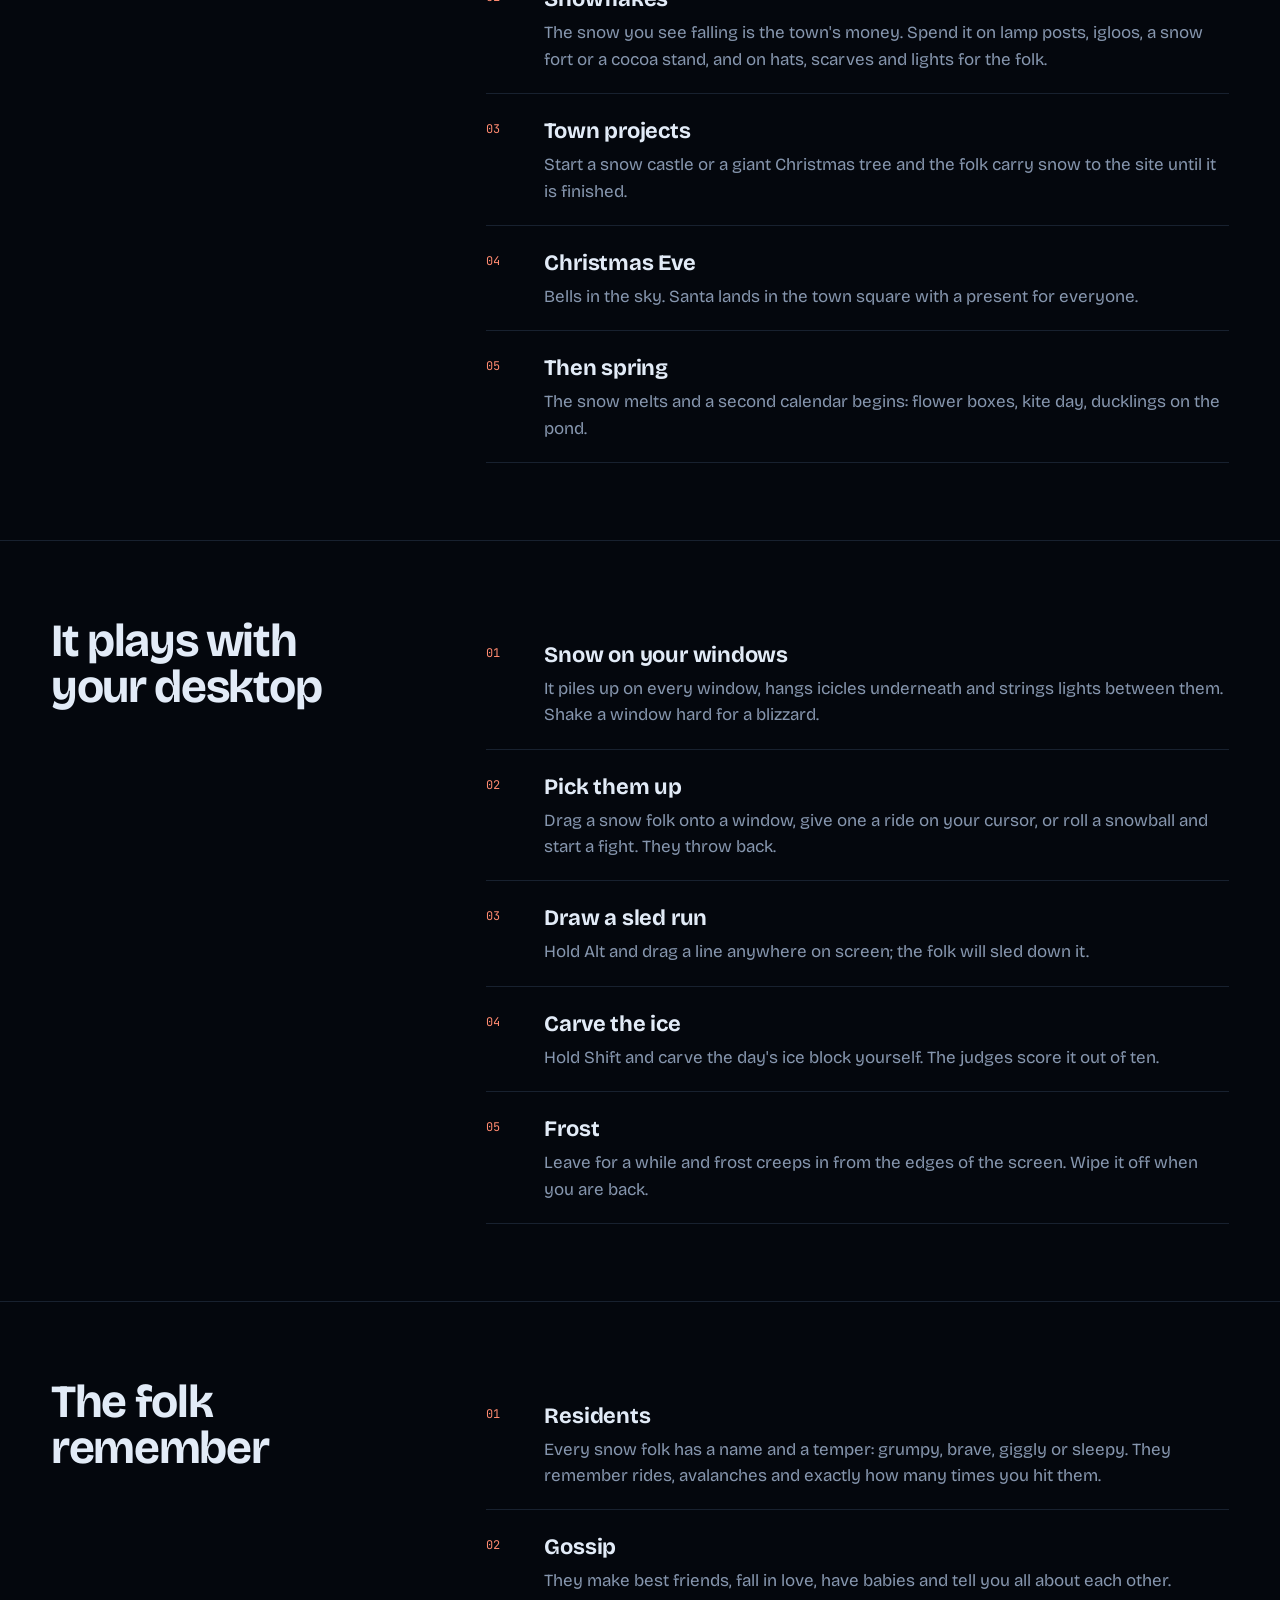
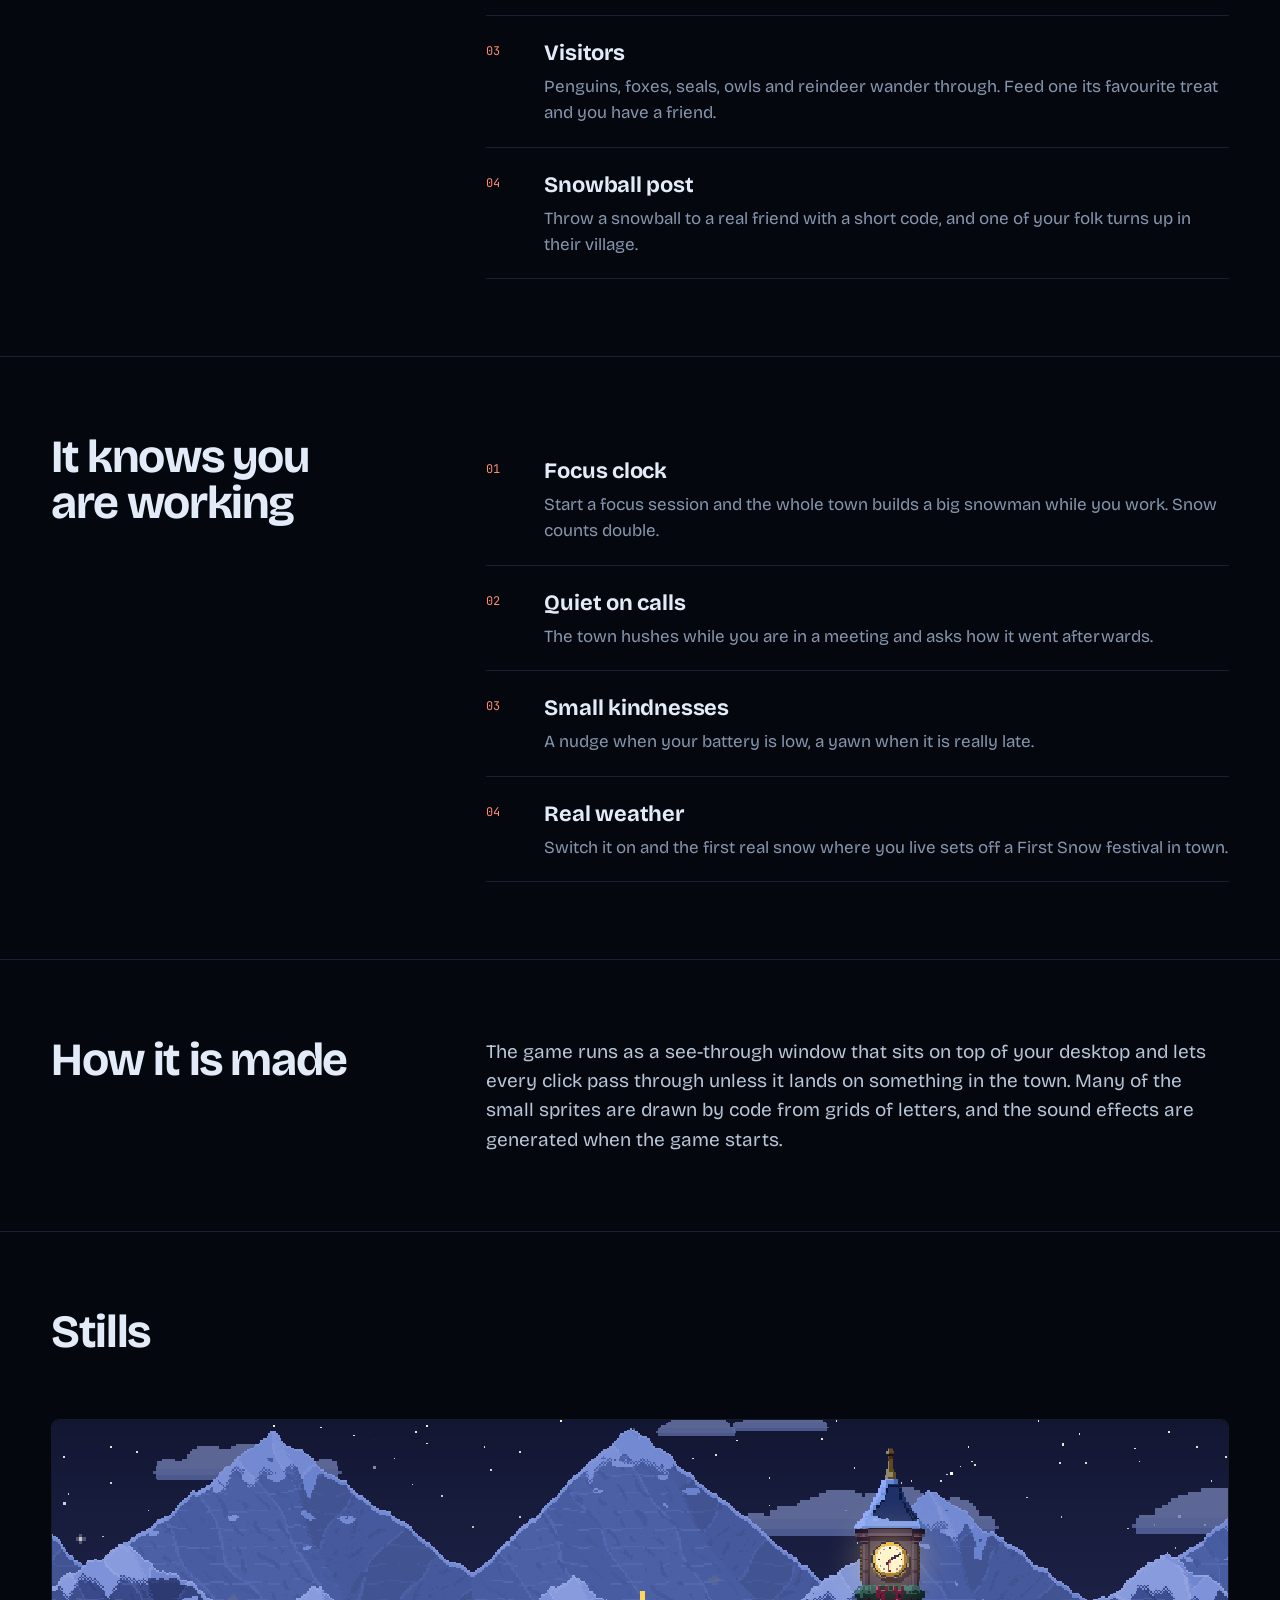
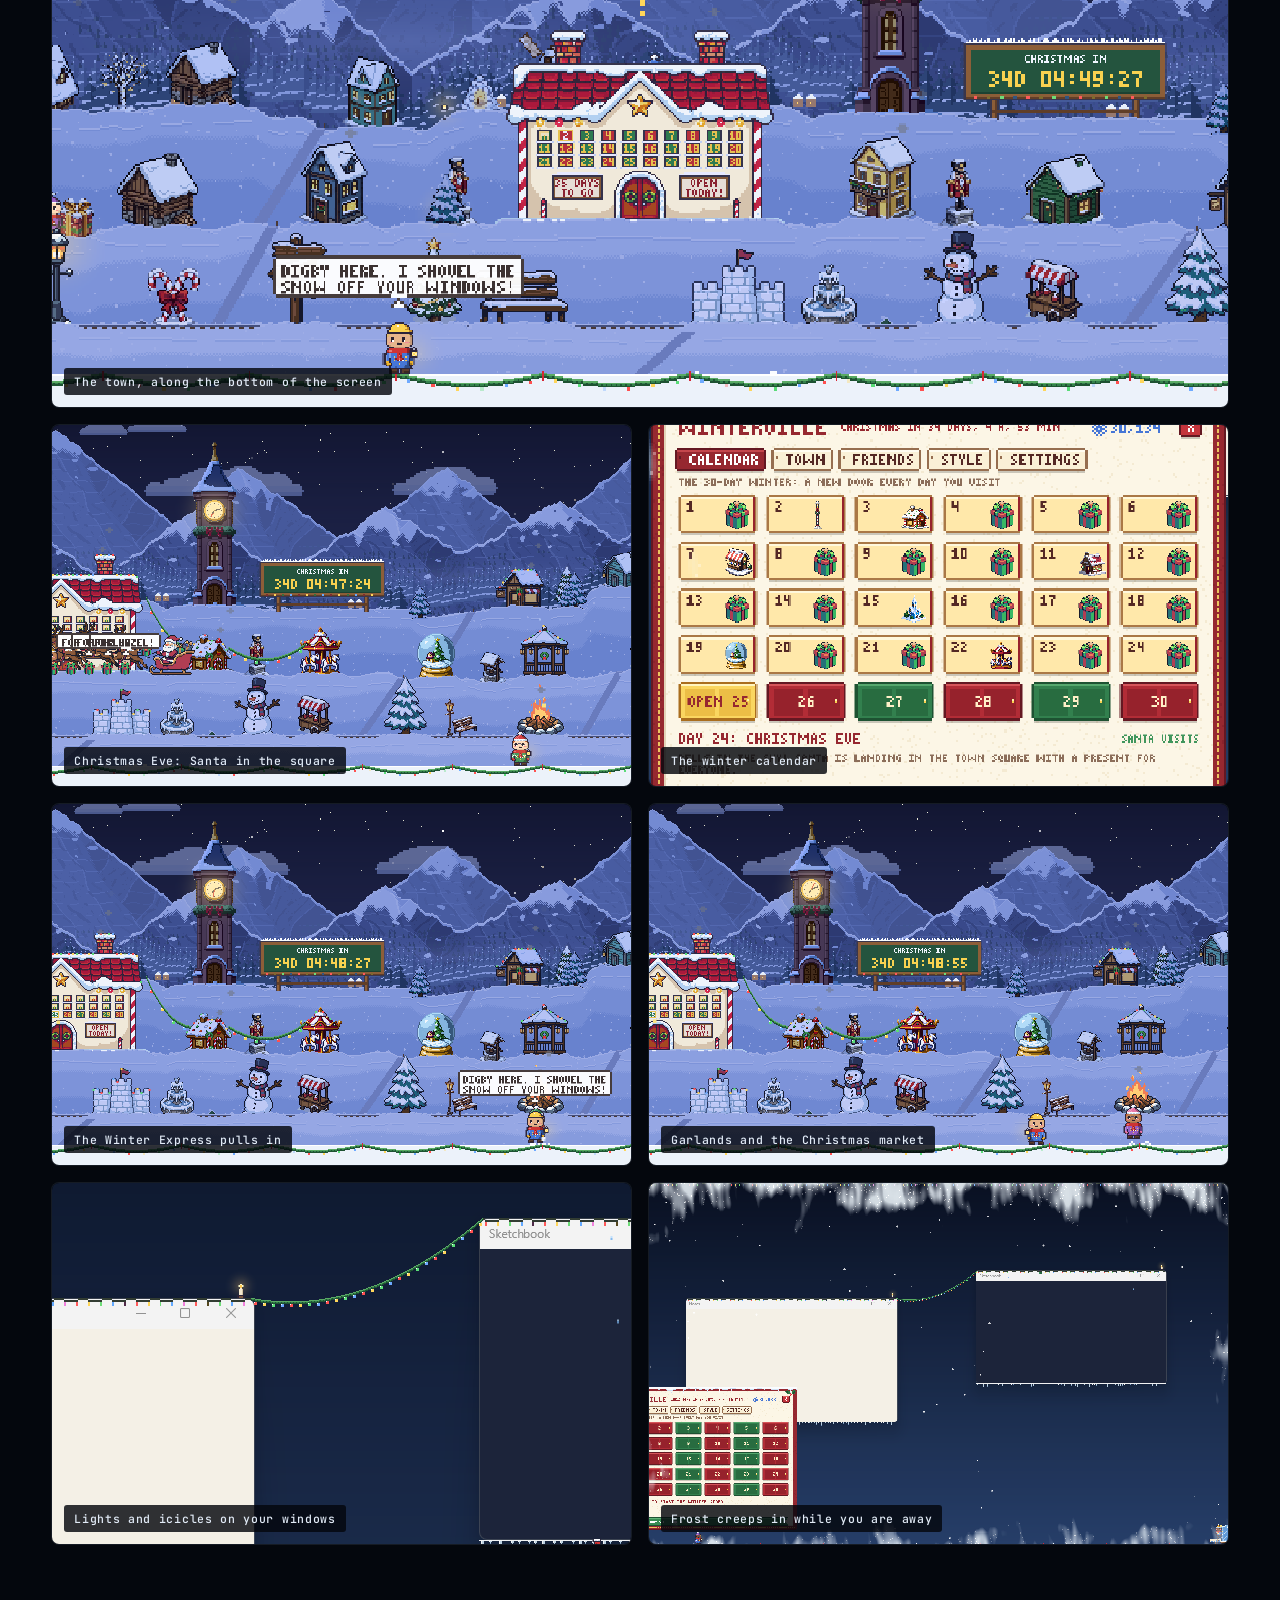
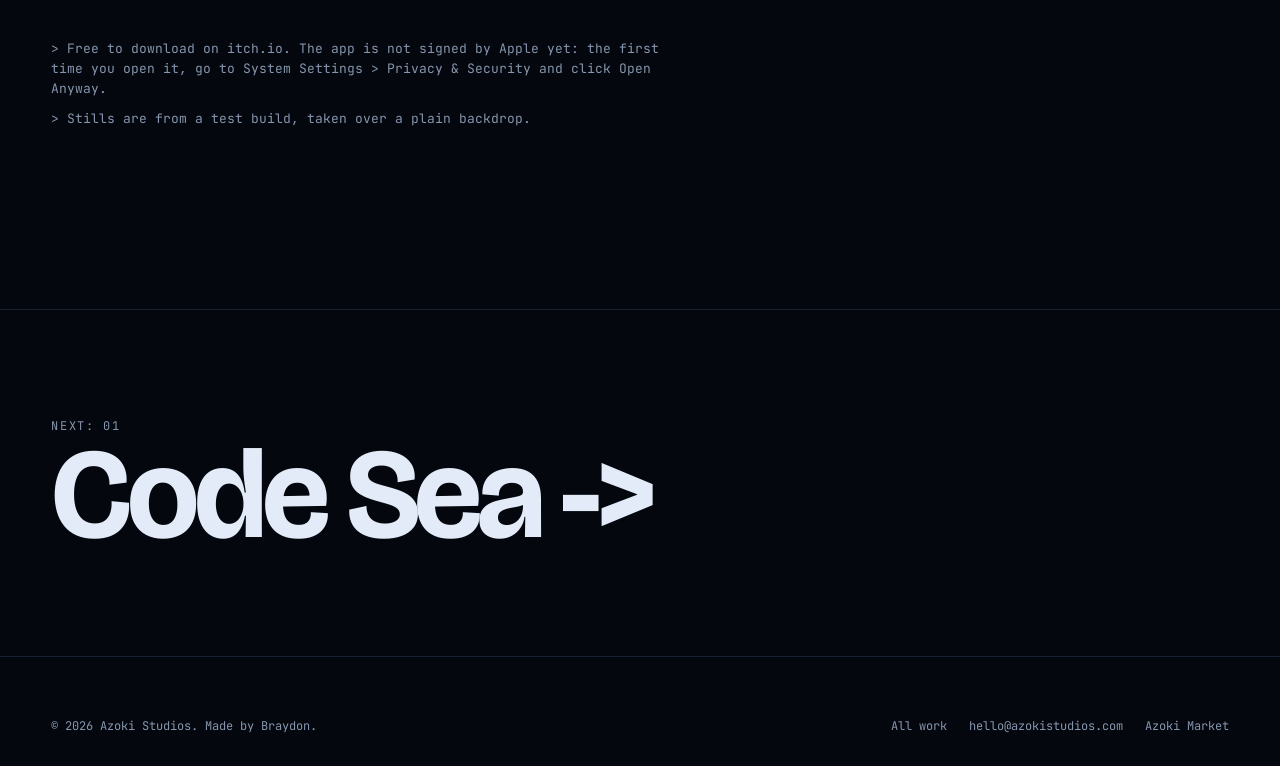
<file: winterville/index.html>
<!doctype html>
<!-- Made by tools/build.js from work.html and js/works.js. Edit those, then run: node tools/build.js -->
<html lang="en" data-work="winterville">
<head>
<meta charset="utf-8">
<meta name="viewport" content="width=device-width, initial-scale=1">
<base href="../">
<title>Winterville | Azoki Studios</title>
<meta name="description" content="A pixel village that spends the winter on your desktop. A snowy little town settles along the bottom of your screen while you work. Snow falls on your real windows and piles up; move a window and it...">
<link rel="canonical" href="https://azokistudios.com/winterville/">
<meta property="og:type" content="website">
<meta property="og:site_name" content="Azoki Studios">
<meta property="og:url" content="https://azokistudios.com/winterville/">
<meta property="og:title" content="Winterville: A pixel village that spends the winter on your desktop.">
<meta property="og:description" content="A snowy little town settles along the bottom of your screen while you work. Snow falls on your real windows and piles up; move a window and it tumbles off. Snow folk parachute in, walk along your...">
<meta property="og:image" content="https://azokistudios.com/assets/share-winterville.jpg">
<meta property="og:image:width" content="1200">
<meta property="og:image:height" content="630">
<meta name="twitter:card" content="summary_large_image">
<script type="application/ld+json">{"@context":"https://schema.org","@type":"SoftwareApplication","name":"Winterville","description":"A snowy little town settles along the bottom of your screen while you work. Snow falls on your real windows and piles up; move a window and it tumbles off. Snow folk parachute in, walk along your title bars, ride your cursor and throw snowballs back. Open one door on the calendar each day and the town grows all the way to Christmas.","url":"https://azokistudios.com/winterville/","image":"https://azokistudios.com/assets/share-winterville.jpg","applicationCategory":"GameApplication","operatingSystem":"macOS","offers":{"@type":"Offer","price":"0","priceCurrency":"USD","url":"https://braydon262.itch.io/winterville"},"author":{"@type":"Organization","name":"Azoki Studios","url":"https://azokistudios.com/"}}</script>
<meta name="theme-color" content="#04070d">
<link rel="icon" href="assets/favicon.svg" type="image/svg+xml">
<link rel="apple-touch-icon" href="assets/touch-icon.png">
<link rel="preconnect" href="https://fonts.googleapis.com">
<link rel="preconnect" href="https://fonts.gstatic.com" crossorigin>
<link href="https://fonts.googleapis.com/css2?family=Bricolage+Grotesque:opsz,wght@12..96,400;12..96,600;12..96,800&family=JetBrains+Mono:wght@400;500;700&display=swap" rel="stylesheet">
<link rel="stylesheet" href="css/studios.css">
</head>
<body>
<header class="nav" id="nav">
  <a class="logo" href="index.html" aria-label="Azoki Studios, home">AZ<span class="o" aria-hidden="true"></span>KI<em>studios</em></a>
  <nav class="nav-links" aria-label="Sections">
    <a href="index.html#work">Work</a>
    <a href="index.html#scenes">Scenes</a>
    <a href="index.html#bench">Workbench</a>
    <a href="index.html#about">About</a>
  </nav>
  <div class="switch" role="group" aria-label="Azoki sites">
    <span class="on" aria-current="page">Studios</span>
    <a data-sibling="market" href="https://azokimarket.com">Market</a>
  </div>
</header>

<main id="workRoot"><section class="wk-wrap" style="padding:160px var(--pad) 80px"><h1>Winterville</h1><p>A pixel village that spends the winter on your desktop.</p><p>A snowy little town settles along the bottom of your screen while you work. Snow falls on your real windows and piles up; move a window and it tumbles off. Snow folk parachute in, walk along your title bars, ride your cursor and throw snowballs back. Open one door on the calendar each day and the town grows all the way to Christmas.</p></section></main>

<footer class="foot">
  <div class="foot-row" style="margin-top:0">
    <p>&copy; 2026 Azoki Studios. Made by Braydon.</p>
    <nav aria-label="Footer">
      <a href="index.html#work">All work</a>
      <a href="mailto:hello@azokistudios.com">hello@azokistudios.com</a>
      <a data-sibling="market" href="https://azokimarket.com">Azoki Market</a>
    </nav>
  </div>
</footer>

<dialog class="lightbox" id="lightbox" aria-label="Full size picture">
  <button class="lb-close" aria-label="Close">close [x]</button>
  <img alt="">
  <p></p>
</dialog>
<div class="toast" id="toast" role="status"></div>
<script src="js/works.js"></script>
<script src="js/studios.js"></script>
</body>
</html>
</file>
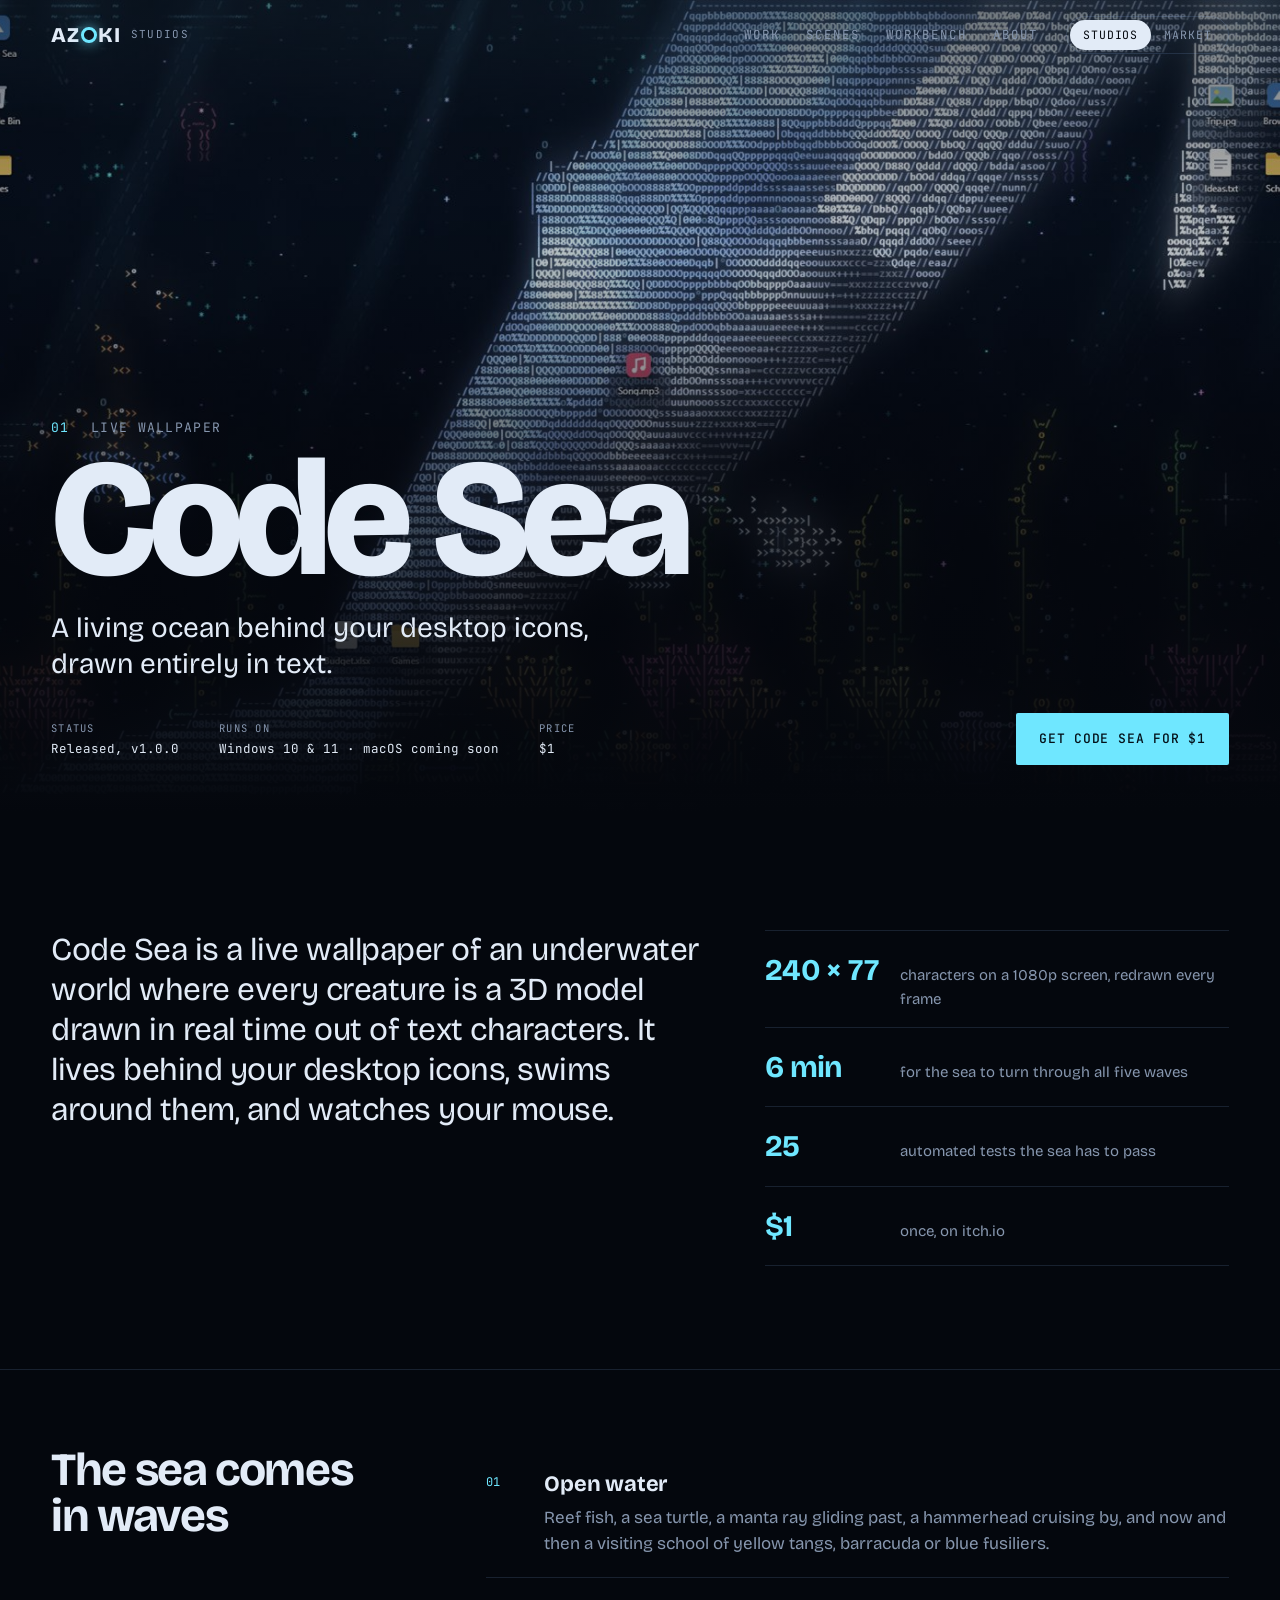
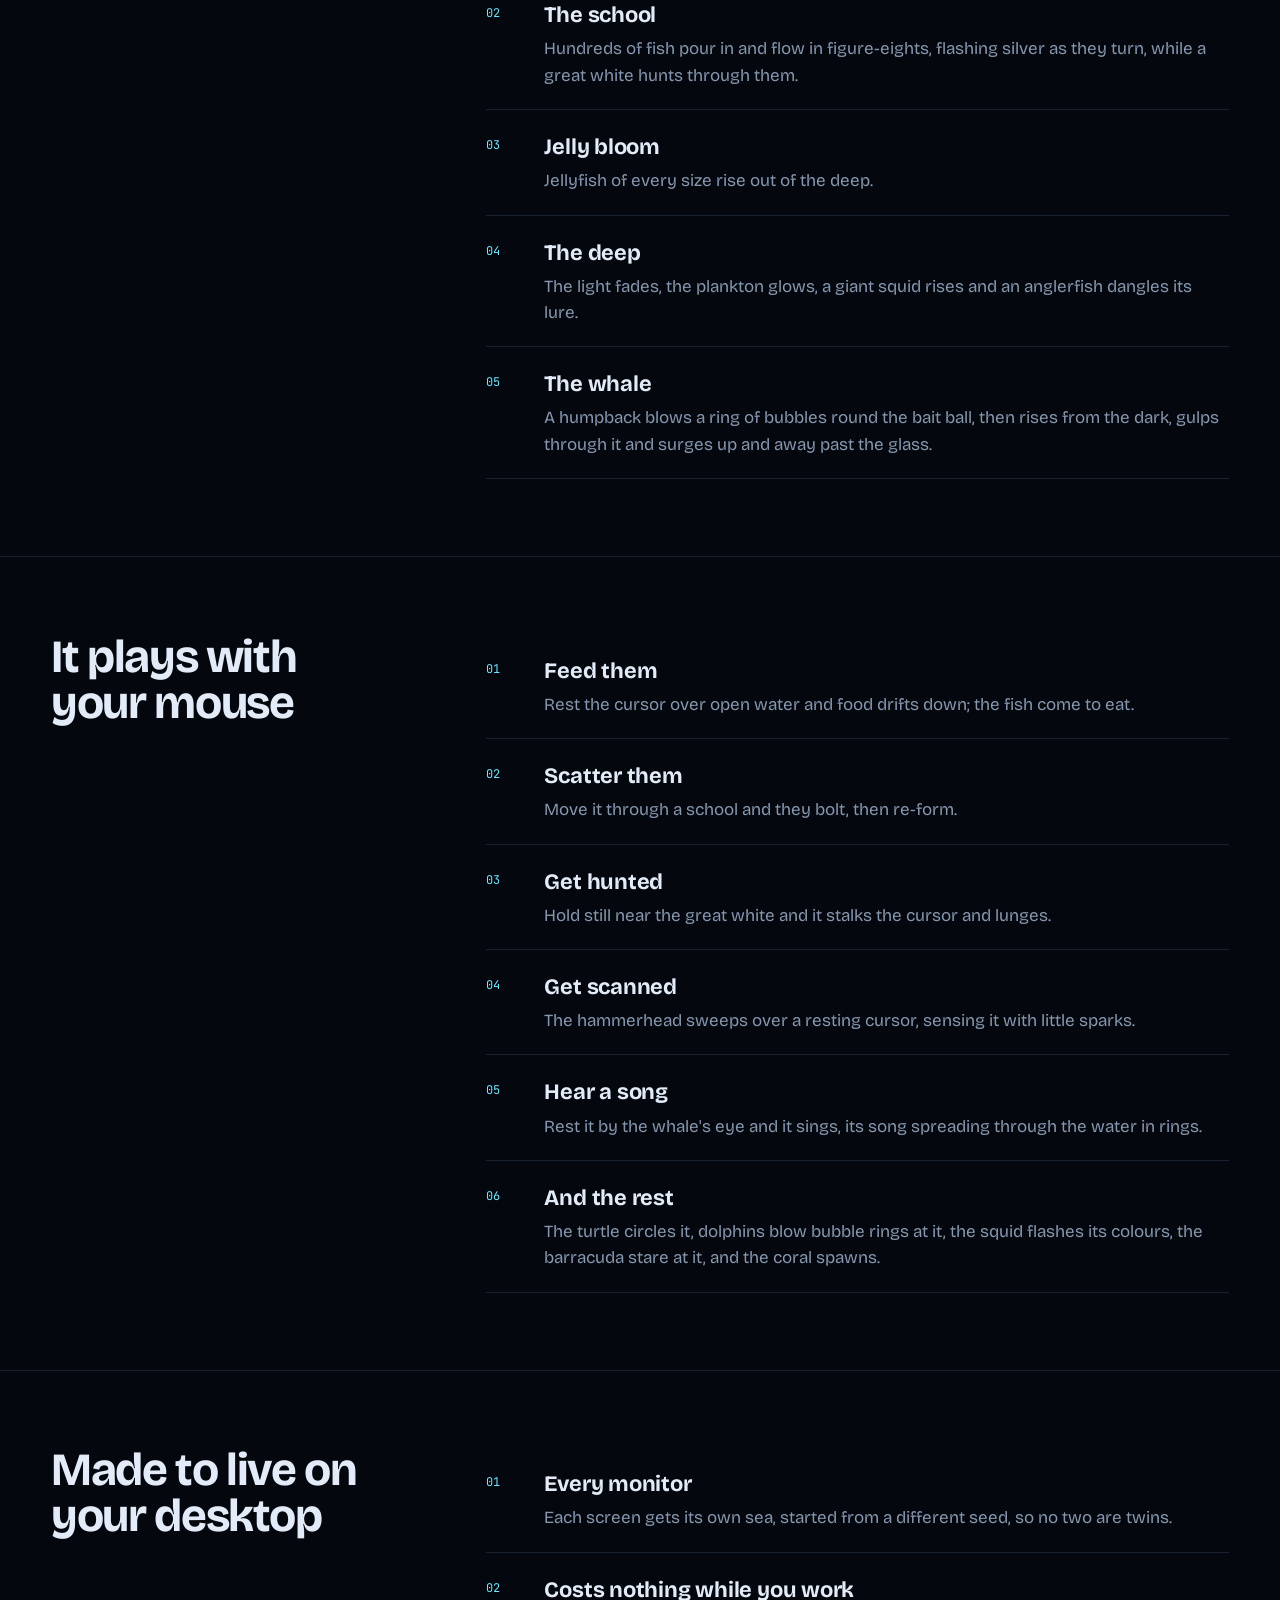
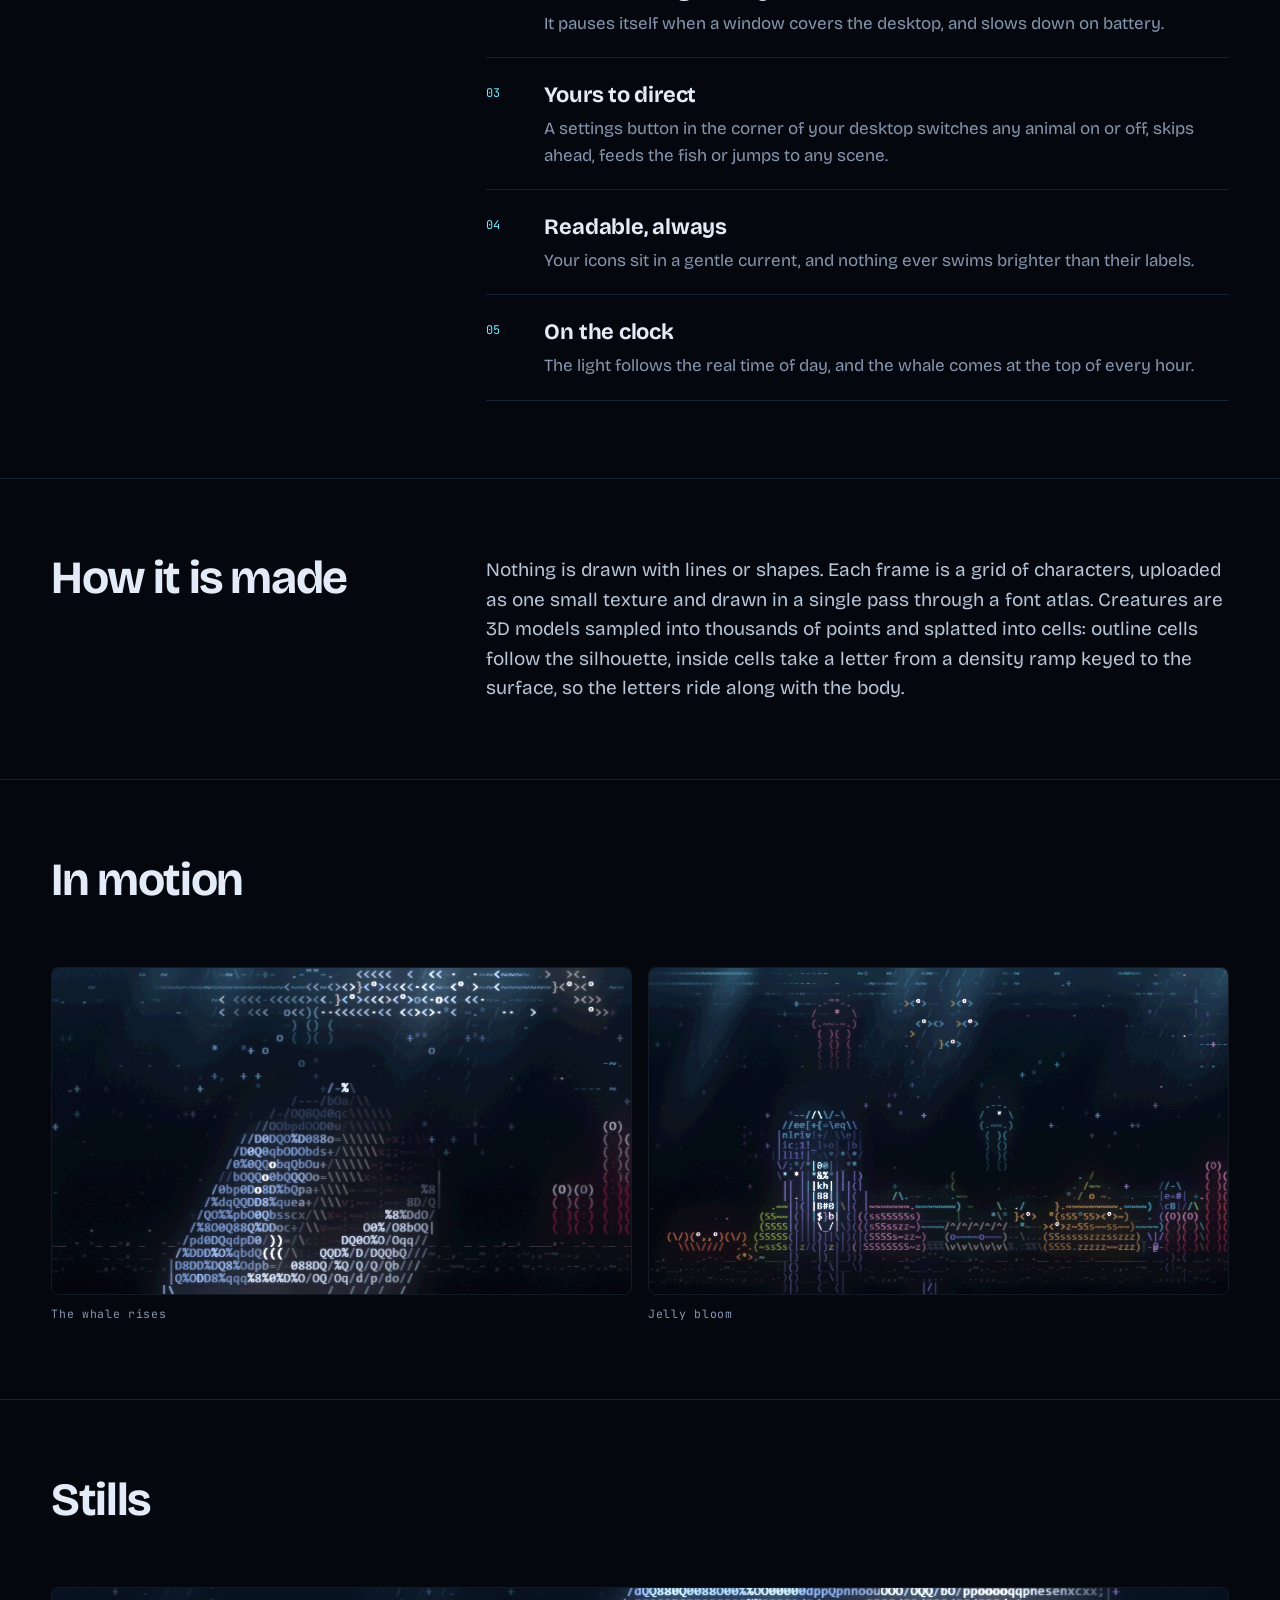
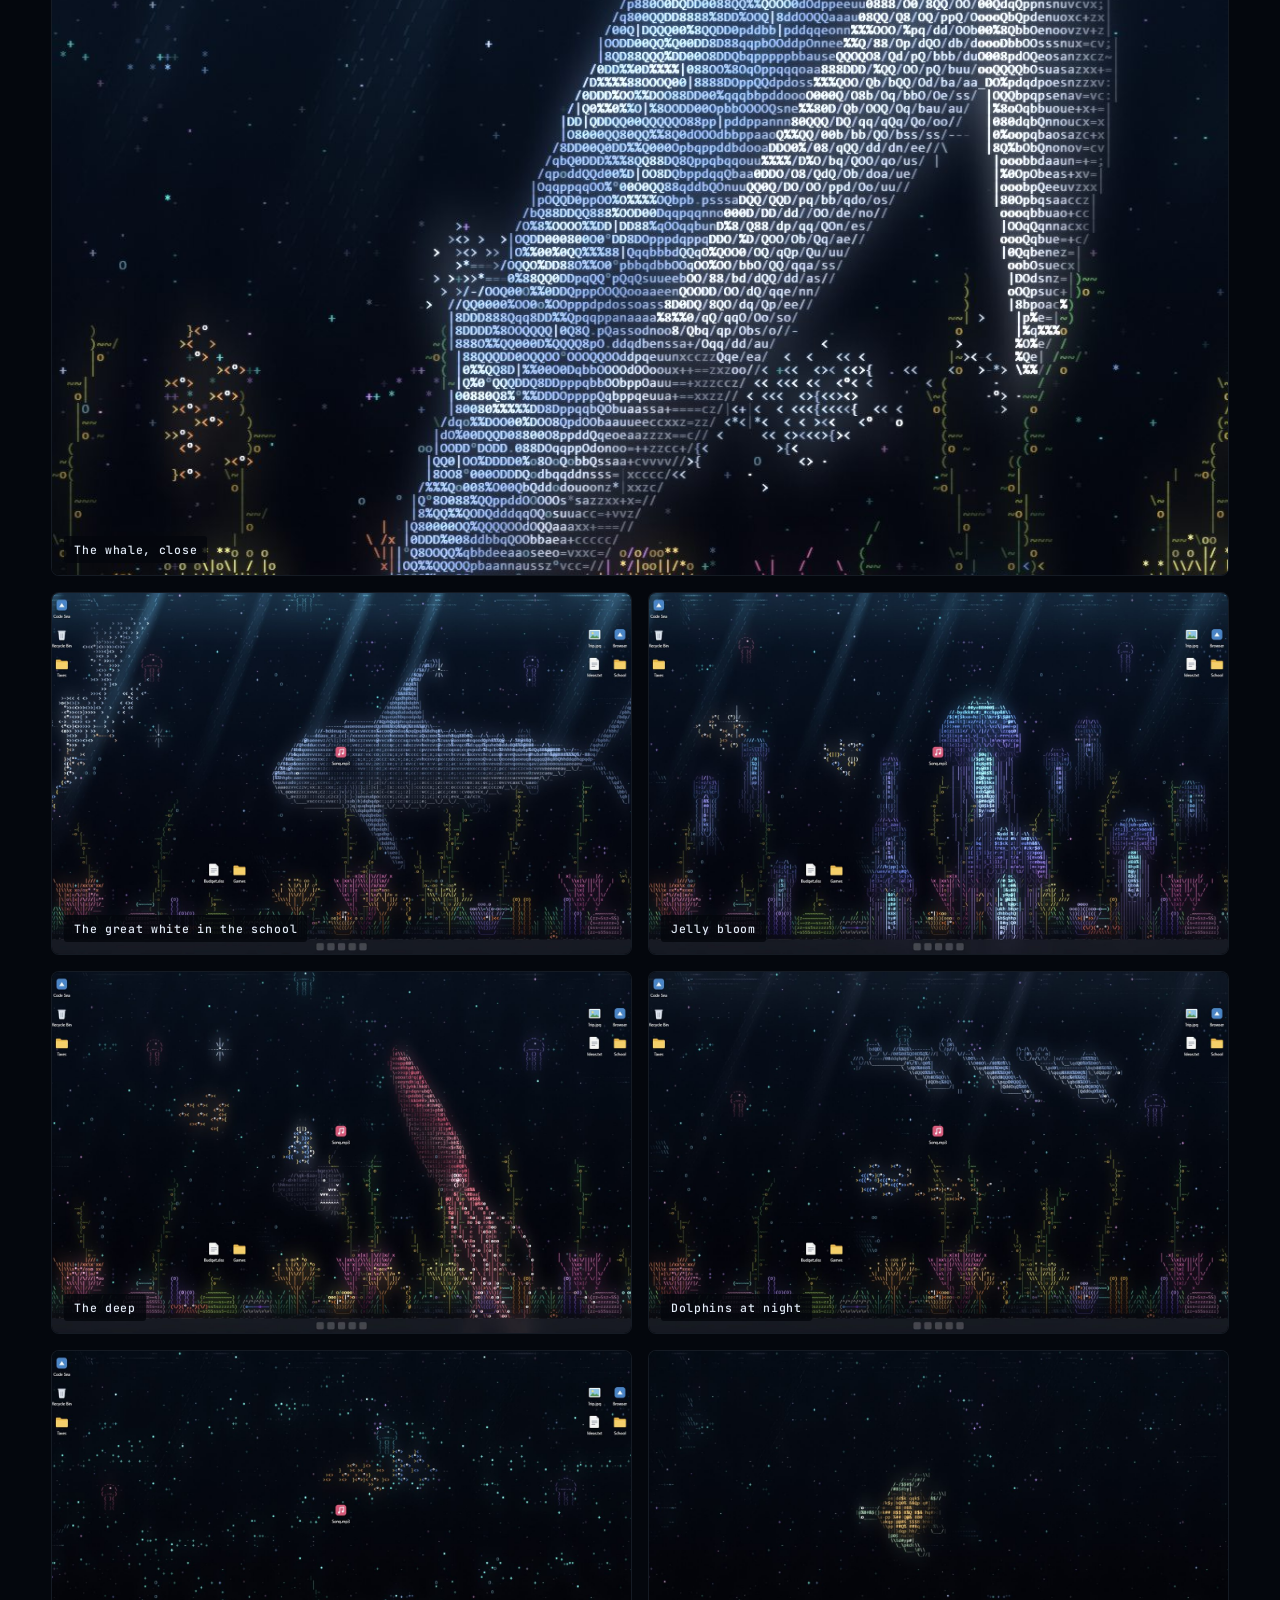
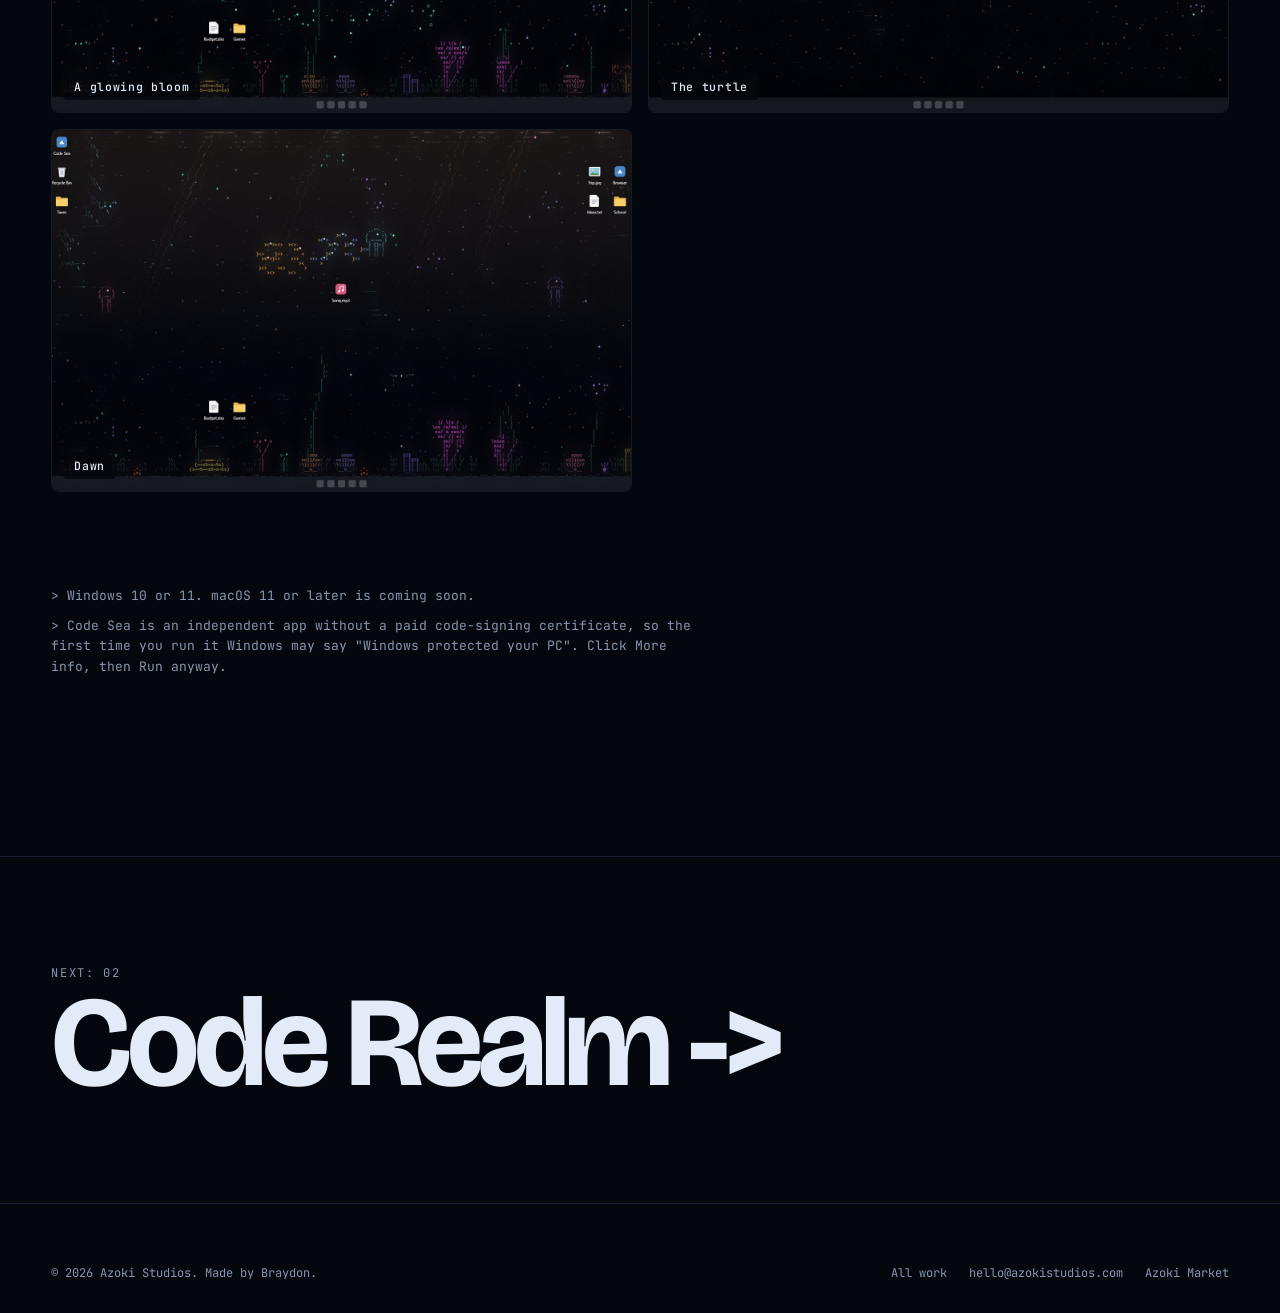
<file: work.html>
<!doctype html>
<html lang="en">
<head>
<meta charset="utf-8">
<meta name="viewport" content="width=device-width, initial-scale=1">
<title>Azoki Studios</title>
<meta name="description" content="A project by Azoki Studios.">
<meta name="theme-color" content="#04070d">
<link rel="icon" href="assets/favicon.svg" type="image/svg+xml">
<link rel="apple-touch-icon" href="assets/touch-icon.png">
<link rel="preconnect" href="https://fonts.googleapis.com">
<link rel="preconnect" href="https://fonts.gstatic.com" crossorigin>
<link href="https://fonts.googleapis.com/css2?family=Bricolage+Grotesque:opsz,wght@12..96,400;12..96,600;12..96,800&family=JetBrains+Mono:wght@400;500;700&display=swap" rel="stylesheet">
<link rel="stylesheet" href="css/studios.css">
</head>
<body>
<header class="nav" id="nav">
  <a class="logo" href="index.html" aria-label="Azoki Studios, home">AZ<span class="o" aria-hidden="true"></span>KI<em>studios</em></a>
  <nav class="nav-links" aria-label="Sections">
    <a href="index.html#work">Work</a>
    <a href="index.html#scenes">Scenes</a>
    <a href="index.html#bench">Workbench</a>
    <a href="index.html#about">About</a>
  </nav>
  <div class="switch" role="group" aria-label="Azoki sites">
    <span class="on" aria-current="page">Studios</span>
    <a data-sibling="market" href="https://azokimarket.com">Market</a>
  </div>
</header>

<main id="workRoot"></main>

<footer class="foot">
  <div class="foot-row" style="margin-top:0">
    <p>&copy; 2026 Azoki Studios. Made by Braydon.</p>
    <nav aria-label="Footer">
      <a href="index.html#work">All work</a>
      <a href="mailto:hello@azokistudios.com">hello@azokistudios.com</a>
      <a data-sibling="market" href="https://azokimarket.com">Azoki Market</a>
    </nav>
  </div>
</footer>

<dialog class="lightbox" id="lightbox" aria-label="Full size picture">
  <button class="lb-close" aria-label="Close">close [x]</button>
  <img alt="">
  <p></p>
</dialog>
<div class="toast" id="toast" role="status"></div>
<script src="js/works.js"></script>
<script src="js/studios.js"></script>
</body>
</html>
</file>
<file: css/studios.css>
/* Azoki Studios: the night half of Azoki. Abyss blue-black, phosphor text. */
:root {
  --bg: #04070d;
  --bg2: #0a101b;
  --line: rgba(150, 190, 255, .14);
  --text: #e2ebf7;
  --mute: #8696ae;
  --accent: #6fe7ff;
  --paper: #f3efe6;
  --ink: #15130f;
  --red: #e8442a;
  --display: "Bricolage Grotesque", "Segoe UI", system-ui, sans-serif;
  --mono: "JetBrains Mono", ui-monospace, Menlo, Consolas, monospace;
  --pad: clamp(18px, 4vw, 64px);
}
* { box-sizing: border-box; }
html { scroll-behavior: smooth; }
body { margin: 0; background: var(--bg); color: var(--text); font-family: var(--display); font-size: 17px; line-height: 1.55; -webkit-font-smoothing: antialiased; overflow-x: hidden; }
img { display: block; max-width: 100%; }
a { color: inherit; }
h1, h2, h3, p { margin: 0; }
h1, h2, h3 { text-wrap: balance; }
:focus-visible { outline: 2px solid var(--accent); outline-offset: 3px; }
::selection { background: var(--accent); color: var(--bg); }
.skip { position: absolute; left: -999px; top: 8px; background: var(--accent); color: var(--bg); padding: 8px 14px; z-index: 100; font-family: var(--mono); font-size: 13px; }
.skip:focus { left: 8px; }

/* ---------- nav ---------- */
.nav { position: fixed; inset: 0 0 auto 0; z-index: 50; display: flex; align-items: center; gap: 28px; padding: 16px var(--pad); transition: background .3s, border-color .3s; border-bottom: 1px solid transparent; }
.nav.stuck { background: rgba(4, 7, 13, .86); backdrop-filter: blur(10px); border-color: var(--line); }
.logo { font-weight: 800; font-size: 21px; letter-spacing: .04em; text-decoration: none; display: inline-flex; align-items: center; white-space: nowrap; }
.logo .o { width: .74em; height: .74em; border-radius: 50%; border: .17em solid var(--accent); margin: 0 .06em; box-shadow: 0 0 14px color-mix(in srgb, var(--accent) 70%, transparent); }
.logo em { font-family: var(--mono); font-style: normal; font-weight: 400; font-size: 11px; letter-spacing: .12em; text-transform: uppercase; color: var(--mute); margin-left: 10px; }
.nav-links { display: flex; gap: 26px; margin-left: auto; font-family: var(--mono); font-size: 12.5px; letter-spacing: .08em; text-transform: uppercase; }
.nav-links a { text-decoration: none; color: var(--mute); transition: color .2s; }
.nav-links a:hover { color: var(--text); }
.switch { display: inline-flex; font-family: var(--mono); font-size: 11.5px; letter-spacing: .08em; text-transform: uppercase; border: 1px solid var(--line); border-radius: 999px; padding: 3px; }
.switch > * { padding: 6px 13px; border-radius: 999px; text-decoration: none; color: var(--mute); transition: color .2s, background .2s; }
.switch .on { background: var(--text); color: var(--bg); }
.switch a:hover { color: var(--paper); background: rgba(232, 68, 42, .9); }

/* ---------- buttons ---------- */
.btn { display: inline-flex; align-items: center; gap: 10px; font-family: var(--mono); font-size: 13px; font-weight: 500; letter-spacing: .06em; text-transform: uppercase; text-decoration: none; padding: 15px 22px; border: 1px solid transparent; cursor: pointer; transition: transform .2s, background .2s, color .2s, border-color .2s; border-radius: 2px; }
.btn.solid { background: var(--accent); color: #031018; }
.btn.solid:hover { transform: translateY(-2px); background: #fff; }
.btn.ghost { border-color: var(--line); color: var(--text); background: rgba(4, 7, 13, .5); }
.btn.ghost:hover { border-color: var(--accent); }
.btn.ghost .price { color: var(--accent); }
.btn.text { padding-inline: 4px; color: var(--mute); }
.btn.text:hover { color: var(--text); }
.btn.ink { background: var(--ink); color: var(--paper); }
.btn.ink:hover { background: var(--red); transform: translateY(-2px); }

/* ---------- hero ---------- */
.hero { position: relative; min-height: 100svh; display: flex; align-items: flex-end; padding: 120px var(--pad) clamp(70px, 11vh, 120px); overflow: hidden; background: radial-gradient(120% 80% at 70% 0%, #0b1a30 0%, #060b15 45%, var(--bg) 100%); }
#sea { position: absolute; inset: 0; width: 100%; height: 100%; filter: drop-shadow(0 0 5px rgba(110, 190, 255, .28)); }
.hero-shade { position: absolute; inset: 0; pointer-events: none; background: linear-gradient(90deg, rgba(4, 7, 13, .88) 0%, rgba(4, 7, 13, .55) 38%, transparent 68%), linear-gradient(0deg, var(--bg) 0%, transparent 9%); }
.hero-copy { position: relative; max-width: 880px; }
.eyebrow, .label { font-family: var(--mono); font-size: 12px; letter-spacing: .14em; text-transform: uppercase; color: var(--mute); }
.eyebrow span { color: var(--accent); margin: 0 .3em; }
.hero h1 { font-size: clamp(46px, 8.6vw, 132px); line-height: .92; letter-spacing: -.035em; font-weight: 800; margin: 18px 0 26px; }
.hero h1 .glow { color: var(--accent); text-shadow: 0 0 34px rgba(111, 231, 255, .45); }
.hero-sub { max-width: 54ch; color: #b9c6d8; font-size: clamp(16px, 1.35vw, 20px); }
.hero-cta { display: flex; flex-wrap: wrap; gap: 12px; margin-top: 30px; }
.hero-hint { position: absolute; right: var(--pad); bottom: 26px; font-family: var(--mono); font-size: 11.5px; color: var(--mute); max-width: 34ch; text-align: right; }
.hero-hint .k { color: var(--accent); }
@media (hover: none), (max-width: 900px) { .hero-hint { display: none; } }

/* ---------- ticker ---------- */
.ticker { border-block: 1px solid var(--line); overflow: hidden; background: var(--bg2); }
.ticker-track { display: flex; gap: 34px; width: max-content; padding: 13px 0; font-family: var(--mono); font-size: 12px; letter-spacing: .16em; color: var(--mute); animation: tick 46s linear infinite; }
.ticker-track i { font-style: normal; color: var(--accent); opacity: .8; }
@keyframes tick { to { transform: translateX(-50%); } }

/* ---------- sections ---------- */
section { padding: clamp(80px, 12vw, 170px) var(--pad); }
.sec-head { max-width: 1100px; margin-bottom: clamp(40px, 6vw, 90px); }
.sec-head h2 { font-size: clamp(32px, 5vw, 76px); line-height: .98; letter-spacing: -.03em; font-weight: 800; margin-top: 16px; }
.sec-sub { color: var(--mute); max-width: 60ch; margin-top: 22px; font-size: 18px; }
.reveal { opacity: 0; transform: translateY(26px); transition: opacity .8s cubic-bezier(.2, .7, .2, 1), transform .8s cubic-bezier(.2, .7, .2, 1); }
.reveal.in { opacity: 1; transform: none; }

/* ---------- work pieces ---------- */
.piece { display: grid; grid-template-columns: minmax(0, 5fr) minmax(0, 8fr); gap: clamp(28px, 5vw, 80px); align-items: center; padding: clamp(40px, 6vw, 90px) 0; border-top: 1px solid var(--line); }
.piece.flip { grid-template-columns: minmax(0, 8fr) minmax(0, 5fr); }
.piece.flip .piece-info { order: 2; }
[id] { scroll-margin-top: 76px; }
.piece-no { font-family: var(--mono); font-size: 13px; color: var(--accent); letter-spacing: .1em; }
.piece-no span { color: var(--mute); margin-left: 12px; text-transform: uppercase; }
.piece h3 { font-size: clamp(44px, 6.2vw, 96px); line-height: .92; letter-spacing: -.035em; font-weight: 800; margin: 14px 0 16px; }
.piece-tag { font-size: clamp(18px, 1.6vw, 23px); line-height: 1.3; color: var(--text); }
.piece-body { color: var(--mute); margin-top: 16px; max-width: 52ch; }
.whale-clock { font-family: var(--mono); font-size: 12.5px; color: var(--accent); margin-top: 18px; min-height: 1.4em; }
.meta { margin: 26px 0 0; display: grid; gap: 0; border-top: 1px solid var(--line); font-family: var(--mono); font-size: 12.5px; }
.meta div { display: flex; justify-content: space-between; gap: 20px; padding: 11px 0; border-bottom: 1px solid var(--line); }
.meta dt { color: var(--mute); text-transform: uppercase; letter-spacing: .1em; }
.meta dd { margin: 0; text-align: right; }
.dot { display: inline-block; width: 8px; height: 8px; border-radius: 50%; margin-right: 9px; background: var(--mute); vertical-align: 1px; }
.dot.live { background: #5df59a; box-shadow: 0 0 10px #5df59a; }
.dot.demo { background: #ffa24d; box-shadow: 0 0 10px #ffa24d; }
.dot.wip { background: #6fe7ff; animation: blink 1.6s steps(2) infinite; }
@keyframes blink { 50% { opacity: .25; } }
.piece-cta { display: flex; flex-wrap: wrap; gap: 10px 18px; margin-top: 28px; align-items: center; }
.piece .btn.solid { background: var(--accent); }

.screen { position: relative; aspect-ratio: 16 / 9; background: #000; border: 1px solid var(--line); border-radius: 10px; overflow: hidden; box-shadow: 0 40px 90px -30px color-mix(in srgb, var(--accent) 38%, transparent), 0 0 0 6px #0a0f18; }
.screen img { position: absolute; inset: 0; width: 100%; height: 100%; object-fit: cover; opacity: 0; transition: opacity .7s; }
.screen img.on { opacity: 1; }
.screen.pan { aspect-ratio: 16 / 9; cursor: crosshair; }
.screen.pan img { width: 135%; max-width: none; height: 135%; inset: auto; left: 0; top: 0; transition: opacity .7s, transform .5s cubic-bezier(.2, .7, .2, 1); }
.screen img.pixel { image-rendering: pixelated; }
/* a wide strip that walks from one end to the other and back */
.screen.strip { container-type: inline-size; width: 100%; background: #14163a; }
.screen.strip img { inset: auto; left: 0; top: 0; width: auto; max-width: none; height: 100%; object-fit: fill; animation: strip-walk 50s ease-in-out infinite alternate; }
.screen.strip:hover img { animation-play-state: paused; }
@keyframes strip-walk { from { transform: translateX(0); } to { transform: translateX(calc(-100% + 100cqw)); } }
@media (prefers-reduced-motion: reduce) { .screen.strip img { animation: none; transform: translateX(calc(-50% + 50cqw)); } }
.wk-gallery .shot img[src$=".png"] { image-rendering: pixelated; }
.screen.day { background: #f3efe6; }
.screen.live iframe { position: absolute; left: 0; top: 0; border: 0; transform-origin: 0 0; pointer-events: none; background: #05080f; }
.screen.live.on iframe { pointer-events: auto; }
.live-wait { position: absolute; inset: 0; margin: 0; display: grid; place-content: center; font-family: var(--mono); font-size: 13px; line-height: 1.3; color: var(--accent); opacity: .8; }
.live-go { position: absolute; z-index: 2; left: 50%; bottom: 16px; transform: translateX(-50%); font-family: var(--mono); font-size: 12px; letter-spacing: .08em; text-transform: uppercase; color: #031018; background: var(--accent); border: 0; border-radius: 999px; padding: 10px 18px; cursor: pointer; box-shadow: 0 8px 30px rgba(0, 0, 0, .5); white-space: nowrap; }
.live-go:hover { background: #fff; }
.screen.live.on .live-go { display: none; }
.wk-hero > iframe { position: absolute; left: 0; top: -150px; width: 100%; height: calc(100% + 150px); border: 0; pointer-events: none; }
.wk-hero.pixel > img { image-rendering: pixelated; object-position: center 20%; }
.wk-hero.pixel::after { background: linear-gradient(0deg, var(--bg) 4%, rgba(4, 7, 13, .86) 42%, rgba(4, 7, 13, .5) 78%, rgba(4, 7, 13, .7) 100%); }
.tabs { display: flex; flex-wrap: wrap; gap: 6px; margin-top: 16px; }
.tabs button { font-family: var(--mono); font-size: 12px; letter-spacing: .06em; text-transform: uppercase; color: var(--mute); background: none; border: 1px solid var(--line); border-radius: 999px; padding: 8px 14px; cursor: pointer; transition: all .2s; }
.tabs button:hover { color: var(--text); }
.tabs button[aria-selected="true"] { color: var(--bg); background: var(--accent); border-color: var(--accent); }
.caption { font-family: var(--mono); font-size: 11.5px; color: var(--mute); margin-top: 14px; }
.dial { display: grid; grid-template-columns: auto 1fr; gap: 6px 18px; align-items: center; margin-top: 16px; }
.dial-time { font-family: var(--mono); font-size: 22px; font-weight: 700; color: var(--accent); min-width: 5ch; }
.dial input { width: 100%; accent-color: var(--accent); height: 28px; cursor: ew-resize; }
.dial-ends { grid-column: 2; display: flex; justify-content: space-between; font-family: var(--mono); font-size: 11px; color: var(--mute); text-transform: uppercase; letter-spacing: .1em; }
.dial-ends i { font-style: normal; }

/* ---------- rules ---------- */
.rules { background: var(--bg2); border-block: 1px solid var(--line); }
.rule-grid { display: grid; grid-template-columns: repeat(3, minmax(0, 1fr)); gap: 0; border: 1px solid var(--line); }
.rule { padding: clamp(24px, 3vw, 44px); border-right: 1px solid var(--line); }
.rule:last-child { border-right: 0; }
.rule pre { font-family: var(--mono); font-size: 13px; line-height: 1.35; color: var(--accent); margin: 0 0 26px; min-height: 5.4em; overflow: hidden; }
.rule h3 { font-size: 26px; line-height: 1.1; letter-spacing: -.02em; margin-bottom: 12px; }
.rule p { color: var(--mute); }

/* ---------- scenes ---------- */
.scenes { padding-inline: 0; }
.scenes .sec-head { padding-inline: var(--pad); }
.reel { display: flex; gap: 18px; overflow-x: auto; padding: 6px var(--pad) 26px; scroll-snap-type: x proximity; scrollbar-color: var(--line) transparent; }
.shot { flex: none; height: clamp(260px, 44vh, 480px); aspect-ratio: 5 / 4; position: relative; padding: 0; border: 1px solid var(--line); border-radius: 8px; overflow: hidden; background: #000; cursor: zoom-in; scroll-snap-align: center; color: var(--text); }
.shot.wide { aspect-ratio: 16 / 9; }
.shot img { width: 100%; height: 100%; object-fit: cover; transition: transform .8s cubic-bezier(.2, .7, .2, 1); }
.shot:hover img { transform: scale(1.04); }
.shot span { position: absolute; left: 12px; bottom: 12px; font-family: var(--mono); font-size: 11.5px; letter-spacing: .06em; background: rgba(4, 7, 13, .82); padding: 6px 10px; border-radius: 3px; color: var(--mute); }
.shot span b { color: var(--text); font-weight: 500; margin-left: 8px; }

/* ---------- market band ---------- */
.tomarket { margin: 0 var(--pad); padding: clamp(36px, 6vw, 90px); background: var(--paper); color: var(--ink); display: grid; grid-template-columns: minmax(0, 4fr) minmax(0, 6fr); gap: clamp(28px, 5vw, 80px); align-items: center; border-radius: 6px; }
.tm-frame { background: #fff; padding: 9%; border: 10px solid var(--ink); box-shadow: 18px 22px 0 rgba(21, 19, 15, .12); transform: rotate(-2.5deg); max-width: 380px; margin-inline: auto; transition: transform .5s; }
.tomarket:hover .tm-frame { transform: rotate(0deg); }
.tm-frame img { aspect-ratio: 4 / 5; object-fit: cover; object-position: 60% 40%; }
.tomarket .label { color: var(--red); }
.tomarket h2 { font-size: clamp(38px, 6vw, 92px); line-height: .92; letter-spacing: -.035em; font-weight: 800; margin: 14px 0 18px; }
.tomarket p { max-width: 46ch; font-size: 19px; }
.tomarket .btn { margin-top: 28px; }

/* ---------- workbench ---------- */
.bench-grid { display: grid; grid-template-columns: minmax(0, 7fr) minmax(0, 5fr); gap: clamp(28px, 4vw, 60px); align-items: start; }
.board { font-family: var(--mono); font-size: 13.5px; border: 1px solid var(--line); border-radius: 6px; overflow: hidden; }
.board .row { display: grid; grid-template-columns: 1.5fr 1fr .7fr 1.4fr; gap: 12px; padding: 15px 18px; border-bottom: 1px solid var(--line); text-decoration: none; transition: background .2s; }
.board .row:last-child { border-bottom: 0; }
.board a.row:hover { background: rgba(111, 231, 255, .07); }
.board .head { color: var(--mute); text-transform: uppercase; font-size: 11px; letter-spacing: .12em; background: var(--bg2); }
.board .dim { color: var(--mute); }
.signup { border: 1px solid var(--line); border-radius: 6px; padding: clamp(22px, 3vw, 36px); background: var(--bg2); }
.signup h3 { font-size: 30px; line-height: 1.05; letter-spacing: -.02em; }
.signup > p { color: var(--mute); margin-top: 8px; }
.field { display: grid; grid-template-columns: 1fr auto; gap: 8px; margin-top: 22px; }
.field label { grid-column: 1 / -1; font-family: var(--mono); font-size: 11px; text-transform: uppercase; letter-spacing: .12em; color: var(--mute); }
.field input { background: var(--bg); border: 1px solid var(--line); color: var(--text); font-family: var(--mono); font-size: 14px; padding: 14px; border-radius: 2px; min-width: 0; }
.field input:focus { border-color: var(--accent); outline: none; }
.form-msg { font-family: var(--mono); font-size: 12.5px; color: var(--accent) !important; min-height: 1.4em; }

/* ---------- footer ---------- */
.foot { padding: 60px var(--pad) 30px; border-top: 1px solid var(--line); overflow: hidden; }
.foot-mark { font-weight: 800; font-size: clamp(90px, 25vw, 420px); line-height: .78; letter-spacing: -.04em; color: transparent; -webkit-text-stroke: 1px rgba(150, 190, 255, .28); text-align: center; user-select: none; }
.foot-row { display: flex; flex-wrap: wrap; justify-content: space-between; gap: 16px; margin-top: 44px; font-family: var(--mono); font-size: 12px; color: var(--mute); }
.foot-row nav { display: flex; flex-wrap: wrap; gap: 22px; }
.foot-row a { text-decoration: none; }
.foot-row a:hover { color: var(--accent); }

/* ---------- lightbox, toast ---------- */
.lightbox { border: 0; padding: 0; background: transparent; max-width: 94vw; max-height: 94vh; color: var(--text); }
.lightbox::backdrop { background: rgba(2, 4, 8, .92); }
.lightbox img { max-width: 94vw; max-height: 82vh; border: 1px solid var(--line); border-radius: 6px; }
.lightbox p { font-family: var(--mono); font-size: 12.5px; color: var(--mute); margin-top: 12px; }
.lb-close { font-family: var(--mono); font-size: 12px; color: var(--text); background: none; border: 0; cursor: pointer; padding: 8px 0; display: block; margin-left: auto; }
.toast { position: fixed; left: 50%; bottom: 26px; transform: translate(-50%, 30px); background: var(--text); color: var(--bg); font-family: var(--mono); font-size: 13px; padding: 12px 18px; border-radius: 3px; opacity: 0; pointer-events: none; transition: all .3s; z-index: 80; max-width: 90vw; }
.toast.show { opacity: 1; transform: translate(-50%, 0); }

/* ---------- project page ---------- */
.wk-hero { position: relative; min-height: 92svh; display: flex; align-items: flex-end; padding: 130px var(--pad) clamp(40px, 7vh, 80px); overflow: hidden; }
.wk-hero > img { position: absolute; inset: 0; width: 100%; height: 100%; object-fit: cover; }
.wk-hero::after { content: ""; position: absolute; inset: 0; background: linear-gradient(0deg, var(--bg) 2%, rgba(4, 7, 13, .72) 34%, rgba(4, 7, 13, .25) 70%, rgba(4, 7, 13, .55) 100%); }
.wk-head { position: relative; z-index: 1; width: 100%; }
.wk-head h1 { font-size: clamp(60px, 13vw, 220px); line-height: .84; letter-spacing: -.045em; font-weight: 800; margin: 12px 0 20px; }
.wk-head .piece-tag { max-width: 30ch; font-size: clamp(20px, 2.2vw, 30px); }
.wk-bar { display: flex; flex-wrap: wrap; gap: 14px 40px; align-items: center; margin-top: 30px; font-family: var(--mono); font-size: 12.5px; }
.wk-bar div span { display: block; color: var(--mute); text-transform: uppercase; letter-spacing: .12em; font-size: 10.5px; margin-bottom: 3px; }
.wk-bar .push { margin-left: auto; display: flex; gap: 10px; flex-wrap: wrap; }
.wk-lead { display: grid; grid-template-columns: minmax(0, 7fr) minmax(0, 5fr); gap: clamp(28px, 5vw, 90px); padding-block: clamp(60px, 8vw, 120px); }
.wk-lead .big { font-size: clamp(22px, 2.5vw, 36px); line-height: 1.25; letter-spacing: -.015em; }
.stats { display: grid; grid-template-columns: minmax(6ch, max-content) 1fr; gap: 0 22px; border-top: 1px solid var(--line); align-self: start; }
.stats div { display: grid; grid-column: 1 / -1; grid-template-columns: subgrid; padding: 16px 0; border-bottom: 1px solid var(--line); align-items: baseline; }
.stats b { font-size: 30px; letter-spacing: -.02em; color: var(--accent); white-space: nowrap; }
.stats span { color: var(--mute); font-size: 15px; }
.wk-group { padding-block: clamp(40px, 6vw, 90px); border-top: 1px solid var(--line); display: grid; grid-template-columns: minmax(0, 4fr) minmax(0, 8fr); gap: clamp(24px, 5vw, 80px); }
.wk-group h2 { font-size: clamp(30px, 3.6vw, 54px); line-height: 1; letter-spacing: -.03em; position: sticky; top: 100px; align-self: start; }
.wk-list { list-style: none; margin: 0; padding: 0; counter-reset: n; }
.wk-list li { display: grid; grid-template-columns: 4ch 1fr; gap: 6px 14px; padding: 20px 0; border-bottom: 1px solid var(--line); counter-increment: n; }
.wk-list li::before { content: counter(n, decimal-leading-zero); font-family: var(--mono); font-size: 12px; color: var(--accent); padding-top: 6px; }
.wk-list b { display: block; font-size: 22px; letter-spacing: -.01em; }
.wk-list span { color: var(--mute); display: block; margin-top: 4px; }
.wk-how { max-width: 70ch; color: #b9c6d8; font-size: 19px; }
.wk-gallery { display: grid; grid-template-columns: repeat(2, minmax(0, 1fr)); gap: 16px; padding-top: 0; }
.wk-gallery .shot { height: auto; aspect-ratio: 16 / 10; width: 100%; }
.wk-gallery .shot:first-child { grid-column: 1 / -1; aspect-ratio: 16 / 8; }
.wk-gallery[hidden] { display: none; }
.wk-gallery[hidden] + .wk-notes { padding-top: 0; }
.wk-motion { display: grid; grid-template-columns: repeat(2, minmax(0, 1fr)); gap: 16px; }
.wk-motion figure { margin: 0; }
.wk-motion img { display: block; width: 100%; height: auto; border: 1px solid var(--line); border-radius: 8px; background: #000; }
.wk-motion figcaption { font-family: var(--mono); font-size: 11.5px; letter-spacing: .06em; color: var(--mute); margin-top: 10px; }
@media (max-width: 700px) { .wk-motion { grid-template-columns: 1fr; } .foot-row nav { gap: 4px 22px; } .foot-row a { display: inline-block; padding: 10px 0; } }
.wk-notes { font-family: var(--mono); font-size: 13px; color: var(--mute); max-width: 80ch; padding-block: 30px 0; }
.wk-notes p + p { margin-top: 10px; }
.wk-next { display: block; text-decoration: none; padding: clamp(50px, 8vw, 110px) var(--pad); border-top: 1px solid var(--line); transition: background .3s; }
.wk-next:hover { background: var(--bg2); }
.wk-next span { font-family: var(--mono); font-size: 12px; color: var(--mute); text-transform: uppercase; letter-spacing: .14em; }
.wk-next b { display: block; font-size: clamp(48px, 10vw, 160px); line-height: .9; letter-spacing: -.04em; }
.wk-wrap section { padding-inline: var(--pad); }

/* ---------- small screens ---------- */
@media (max-width: 900px) {
  .nav-links { display: none; }
  .switch { margin-left: auto; }
  .piece, .piece.flip, .wk-lead, .wk-group, .bench-grid, .tomarket { grid-template-columns: 1fr; }
  .piece.flip .piece-info { order: 0; }
  .rule-grid { grid-template-columns: 1fr; }
  .rule { border-right: 0; border-bottom: 1px solid var(--line); }
  .rule:last-child { border-bottom: 0; }
  .wk-group h2 { position: static; }
  .wk-gallery { grid-template-columns: 1fr; }
  .wk-bar .push { margin-left: 0; width: 100%; }
  .hero-shade { background: linear-gradient(0deg, var(--bg) 0%, rgba(4, 7, 13, .9) 40%, rgba(4, 7, 13, .82) 62%, rgba(4, 7, 13, .2) 82%); }
  .wk-hero::after { background: linear-gradient(0deg, var(--bg) 4%, rgba(4, 7, 13, .88) 40%, rgba(4, 7, 13, .8) 62%, rgba(4, 7, 13, .3) 84%, rgba(4, 7, 13, .6) 100%); }
  .board .row { grid-template-columns: 1.3fr 1.2fr; }
  .board .row span:nth-child(2), .board .row span:nth-child(3) { display: none; }
}
@media (max-width: 520px) {
  .logo em { display: none; }
  .field { grid-template-columns: 1fr; }
}
@media (prefers-reduced-motion: reduce) {
  html { scroll-behavior: auto; }
  .reveal { opacity: 1; transform: none; transition: none; }
  .ticker-track, .dot.wip { animation: none; }
  .screen img, .shot img, .tm-frame { transition: none; }
}

/* ---------- showpieces ---------- */
@view-transition { navigation: auto; }
.nav { view-transition-name: nav; }
::view-transition-old(root), ::view-transition-new(root) { animation-duration: .45s; }

/* headings that decode out of noise (studios.js: decode) */
.dc-w { display: inline-block; white-space: nowrap; }
.dc-c { display: inline-block; text-align: center; }
.dc-c.dc-x { color: var(--accent); opacity: .7; text-shadow: none; }

/* depth gauge in the right margin */
.depth { position: fixed; right: 15px; top: 50%; transform: translateY(-50%); z-index: 40; display: flex; flex-direction: column; align-items: center; gap: 12px; font-family: var(--mono); font-size: 10px; letter-spacing: .16em; text-transform: uppercase; color: var(--mute); opacity: 0; transition: opacity .6s; pointer-events: none; mix-blend-mode: difference; }
.depth.show { opacity: 1; }
.depth-zone, .depth-read { writing-mode: vertical-rl; white-space: nowrap; }
.depth-zone { height: 132px; text-align: right; color: var(--accent); }
.depth-read { height: 64px; }
.depth-rail { position: relative; width: 1px; height: 28vh; background: rgba(150, 190, 255, .3); }
.depth-rail i { position: absolute; left: 50%; top: 0; transform: translate(-50%, -50%) rotate(90deg); font-style: normal; font-size: 11px; letter-spacing: 0; color: var(--accent); text-shadow: 0 0 12px var(--accent); transition: top .25s linear; }

/* screens lean toward the cursor */
.piece-show { perspective: 1400px; }
.screen.tilt { transform: rotateX(var(--rx, 0deg)) rotateY(var(--ry, 0deg)); transition: transform .45s cubic-bezier(.2, .7, .2, 1); }
.screen.tilt::after { content: ""; position: absolute; inset: 0; z-index: 3; pointer-events: none; background: radial-gradient(circle at var(--gx, 50%) var(--gy, 50%), rgba(255, 255, 255, .14), transparent 46%); opacity: 0; transition: opacity .4s; }
.screen.tilt:hover::after { opacity: 1; }

/* Winterville's own weather */
#winterville .piece-show { position: relative; }
.snow { position: absolute; left: 0; top: -116px; z-index: 4; pointer-events: none; }

@media (prefers-reduced-motion: reduce) {
  @view-transition { navigation: none; }
}
</file>
